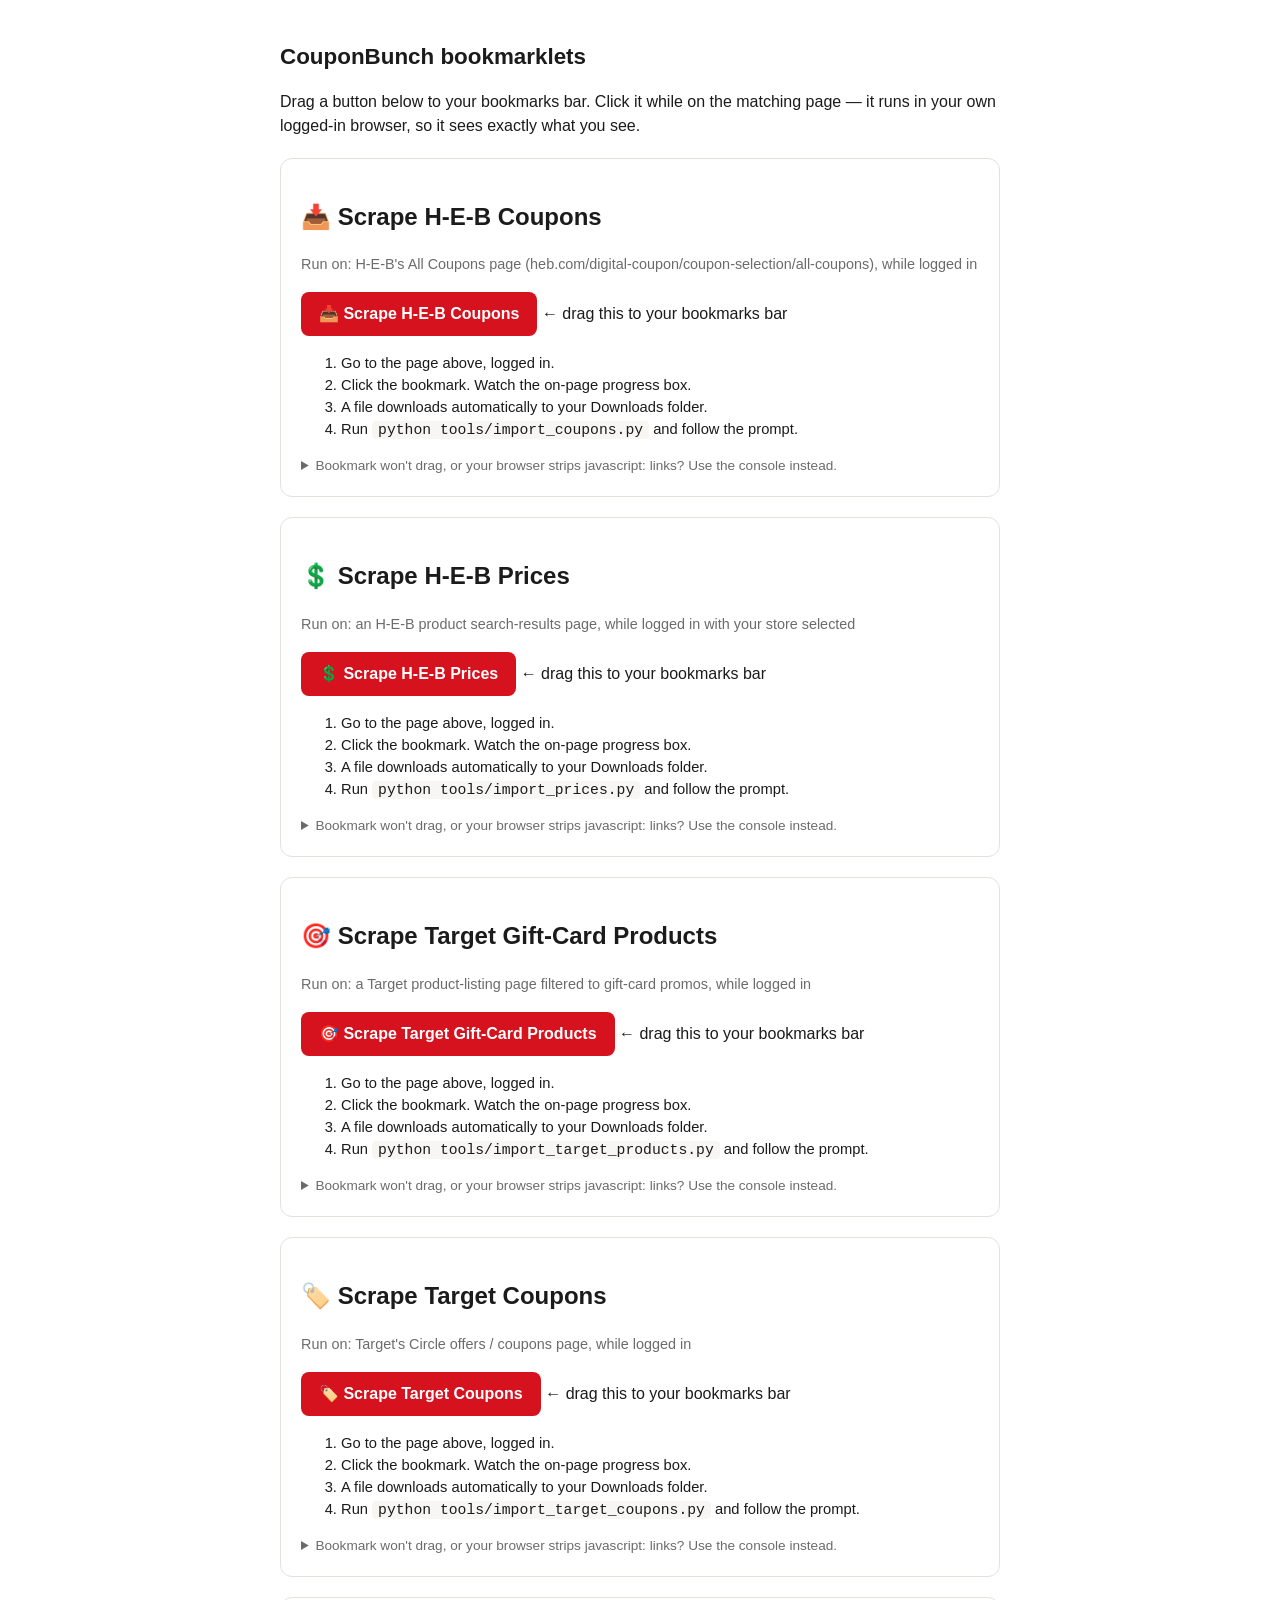
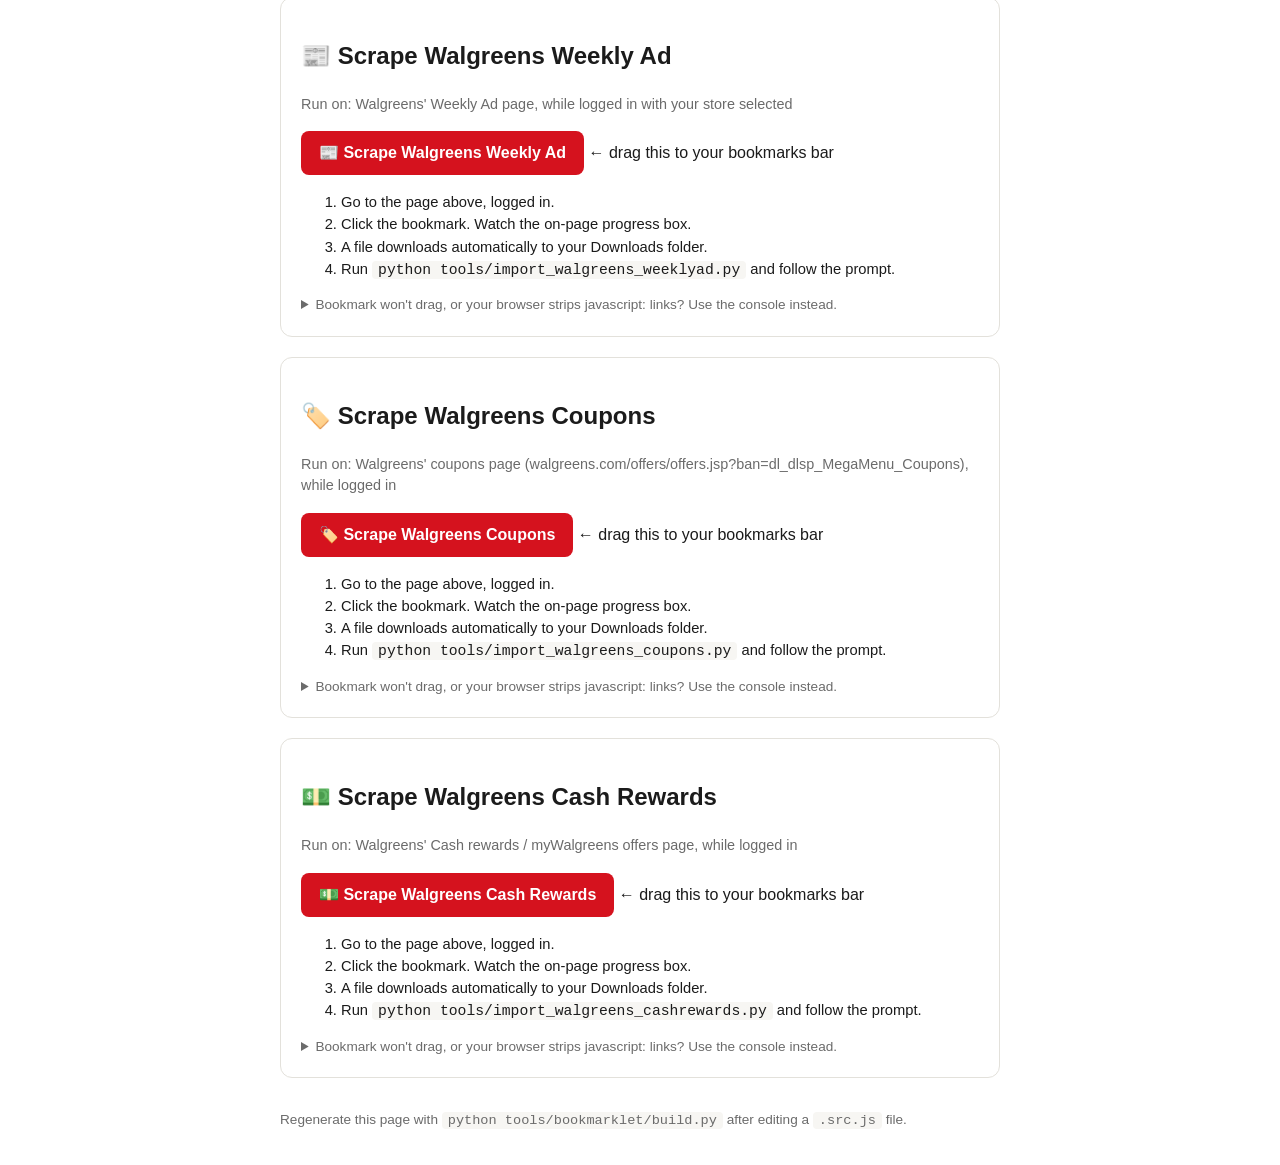
<file: tools/bookmarklet/install.html>
<!DOCTYPE html>
<html lang="en">
<head>
<meta charset="UTF-8">
<title>CouponBunch — Install Bookmarklets</title>
<style>
  body { font-family: -apple-system, BlinkMacSystemFont, "Segoe UI", Arial, sans-serif;
         max-width: 720px; margin: 40px auto; padding: 0 20px; color: #1b1b1b; line-height: 1.5; }
  h1 { font-size: 1.4rem; }
  .bookmarklet-card { border: 1px solid #e3e1db; border-radius: 12px; padding: 20px; margin: 20px 0; }
  .bookmarklet-card p.run-on { color: #6b6b6b; font-size: 0.9rem; }
  .drag-link { display: inline-block; background: #d5121e; color: white; text-decoration: none;
                padding: 10px 18px; border-radius: 8px; font-weight: 600; cursor: grab; }
  .steps { font-size: 0.92rem; }
  code { background: #f7f6f3; padding: 1px 6px; border-radius: 4px; }
  details summary { cursor: pointer; color: #6b6b6b; font-size: 0.85rem; margin-top: 10px; }
  pre { background: #1b1b1b; color: #d4d4d4; padding: 14px; border-radius: 8px; overflow-x: auto; font-size: 0.78rem; }
</style>
</head>
<body>
<h1>CouponBunch bookmarklets</h1>
<p>Drag a button below to your bookmarks bar. Click it while on the matching page —
it runs in your own logged-in browser, so it sees exactly what you see.</p>

<div class="bookmarklet-card">
  <h2>📥 Scrape H-E-B Coupons</h2>
  <p class="run-on">Run on: H-E-B's All Coupons page (heb.com/digital-coupon/coupon-selection/all-coupons), while logged in</p>
  <p><a class="drag-link" href="javascript:/%2A%2A%0A%20%2A%20CouponBunch%20coupon-scraping%20bookmarklet%20%E2%80%94%20source%20%28readable%29%20version.%0A%20%2A%0A%20%2A%20Run%20this%20on%20H-E-B%27s%20%22All%20coupons%22%20page%20%28heb.com/digital-coupon/...%29%20while%0A%20%2A%20logged%20in.%20It%20reads%20the%20page%27s%20own%20rendered%20DOM%20%28not%20a%20fetch%20from%0A%20%2A%20scratch%29%2C%20walking%20through%20pagination%20the%20same%20way%20a%20human%20would%20%E2%80%94%20click%0A%20%2A%20%22Next%22%20if%20present%2C%20otherwise%20scroll%20for%20infinite-scroll%20pages%20%E2%80%94%20so%20it%0A%20%2A%20works%20regardless%20of%20which%20pagination%20style%20H-E-B%20is%20using%20this%20week%2C%20and%0A%20%2A%20it%20inherits%20your%20real%20browser%20session/cookies%2C%20which%20is%20what%20lets%20it%20get%0A%20%2A%20past%20H-E-B%27s%20bot%20protection%20where%20server-side%20scraping%20gets%20blocked.%0A%20%2A%0A%20%2A%20Usage%3A%20see%20tools/bookmarklet/README.md.%20In%20short%20%E2%80%94%20either%20drag%20the%0A%20%2A%20generated%20bookmarklet%20link%20%28tools/bookmarklet/README.md%2C%20built%20by%0A%20%2A%20build.py%29%20to%20your%20bookmarks%20bar%20and%20click%20it%20on%20the%20coupon%20page%2C%20or%20paste%0A%20%2A%20this%20file%27s%20contents%20directly%20into%20the%20browser%20DevTools%20Console%20on%20that%0A%20%2A%20page%20%28identical%20effect%29.%0A%20%2A%0A%20%2A%20When%20it%20finishes%2C%20it%20opens%20a%20new%20tab%20with%20the%20JSON%20already%20selected%20in%20a%0A%20%2A%20text%20box%20%E2%80%94%20Ctrl%2BC%20copies%20it%20immediately%2C%20no%20Downloads-folder%20hunting%20or%0A%20%2A%20DevTools%20needed%20%28a%20plain%20file%20download%20is%20still%20attempted%20as%20a%20silent%0A%20%2A%20bonus%20underneath%2C%20in%20case%20that%20works%20fine%20in%20your%20browser%29.%20Save%20it%20as%0A%20%2A%20heb-coupons-raw.json%2C%20then%20run%3A%20python%20tools/import_coupons.py%0A%20%2A/%0A%28async%20%28%29%20%3D%3E%20%7B%0A%20%20const%20CARD_SELECTOR%20%3D%20%27a%5Bhref%2A%3D%22/digital-coupon/coupon-detail/%22%5D%27%3B%0A%20%20const%20MAX_PAGES%20%3D%2030%3B%0A%20%20const%20SCROLL_ROUNDS_BEFORE_GIVING_UP%20%3D%203%3B%0A%20%20const%20WAIT_AFTER_ACTION_MS%20%3D%201500%3B%0A%0A%20%20function%20makeOverlay%28%29%20%7B%0A%20%20%20%20const%20el%20%3D%20document.createElement%28%27div%27%29%3B%0A%20%20%20%20el.id%20%3D%20%27coupon-bunch-scraper-overlay%27%3B%0A%20%20%20%20el.style.cssText%20%3D%20%5B%0A%20%20%20%20%20%20%27position%3Afixed%27%2C%20%27top%3A16px%27%2C%20%27right%3A16px%27%2C%20%27z-index%3A999999%27%2C%0A%20%20%20%20%20%20%27background%3A%231b1b1b%27%2C%20%27color%3A%23fff%27%2C%20%27font%3A13px/1.4%20-apple-system%2Csans-serif%27%2C%0A%20%20%20%20%20%20%27padding%3A12px%2016px%27%2C%20%27border-radius%3A10px%27%2C%20%27box-shadow%3A0%204px%2016px%20rgba%280%2C0%2C0%2C.3%29%27%2C%0A%20%20%20%20%20%20%27max-width%3A280px%27%2C%0A%20%20%20%20%5D.join%28%27%3B%27%29%3B%0A%20%20%20%20el.textContent%20%3D%20%27CouponBunch%20scraper%20starting%E2%80%A6%27%3B%0A%20%20%20%20document.body.appendChild%28el%29%3B%0A%20%20%20%20return%20el%3B%0A%20%20%7D%0A%0A%20%20function%20setStatus%28overlay%2C%20text%29%20%7B%0A%20%20%20%20overlay.textContent%20%3D%20text%3B%0A%20%20%7D%0A%0A%20%20function%20sleep%28ms%29%20%7B%0A%20%20%20%20return%20new%20Promise%28%28resolve%29%20%3D%3E%20setTimeout%28resolve%2C%20ms%29%29%3B%0A%20%20%7D%0A%0A%20%20function%20extractIdFromHref%28href%29%20%7B%0A%20%20%20%20const%20m%20%3D%20href.match%28/coupon-detail%5C/%28%5Cd%2B%29/%29%3B%0A%20%20%20%20return%20m%20%3F%20m%5B1%5D%20%3A%20href%3B%0A%20%20%7D%0A%0A%20%20//%20Basket%20coupons%20%28%22%24X%20off%20your%20basket%20when%20you%20buy%20%24Y%20of%20...%22%29%20get%20a%0A%20%20//%20clean%20short%20chip%20like%20%22%245%20off%20%2425%22%20built%20from%20the%20two%20amounts%2C%20rather%0A%20%20//%20than%20returning%20the%20whole%20matched%20sentence.%0A%20%20//%0A%20%20//%20For%20everything%20else%2C%20real%20dollar/percent/cents/%22N%20for%20%24%22%20value%20patterns%0A%20%20//%20are%20checked%20BEFORE%20%22Combo%20Loco%22%20specifically%2C%20and%20the%20coupon%27s%20own%20title%0A%20%20//%20text%20is%20checked%20before%20the%20wider%20card%20container%20%E2%80%94%20walking%20up%20parent%0A%20%20//%20elements%20to%20find%20a%20card%27s%20boundaries%20is%20inherently%20approximate%2C%20and%20can%0A%20%20//%20sweep%20in%20a%20neighboring%20card%27s%20%22Combo%20Loco%22%20badge%3B%20letting%20a%20specific%0A%20%20//%20dollar/percent%20match%20win%20avoids%20that%20coupon%20being%20mislabeled%20just%0A%20%20//%20because%20stray%20badge%20text%20happened%20to%20appear%20in%20the%20scanned%20region.%0A%20%20function%20extractValue%28title%2C%20cardText%29%20%7B%0A%20%20%20%20let%20m%20%3D%20title.match%28/%5C%24%28%5Cd%2B%28%3F%3A%5C.%5Cd%7B2%7D%29%3F%29%5Cs%2Boff%5Cs%2Byour%5Cs%2Bbasket%5Cs%2Bwhen%5Cs%2Byou%5Cs%2Bbuy%5Cs%2B%5C%24%28%5Cd%2B%28%3F%3A%5C.%5Cd%7B2%7D%29%3F%29/i%29%3B%0A%20%20%20%20if%20%28m%29%20return%20%60%24%24%7Bm%5B1%5D%7D%20off%20%24%24%7Bm%5B2%5D%7D%20%28select%20items%29%60%3B%0A%0A%20%20%20%20//%20%22Save%20%242.00%20on%20ONE%20Dove...%22%20is%20a%20common%20alternate%20phrasing%20for%20a%20flat%0A%20%20%20%20//%20dollar-off%20coupon%20%E2%80%94%20normalize%20it%20to%20%22%242%20off%22%20%28stripping%20a%20whole-dollar%0A%20%20%20%20//%20%22.00%22%29%20so%20it%20still%20matches%20the%20%22%24X%20off%22%20pattern%20the%20savings-calculator%0A%20%20%20%20//%20logic%20looks%20for.%0A%20%20%20%20m%20%3D%20title.match%28/Save%5Cs%2B%5C%24%28%5Cd%2B%28%3F%3A%5C.%5Cd%7B2%7D%29%3F%29/i%29%3B%0A%20%20%20%20if%20%28m%29%20return%20%60%24%24%7Bm%5B1%5D.replace%28/%5C.00%24/%2C%20%27%27%29%7D%20off%60%3B%0A%0A%20%20%20%20//%20Same%20normalization%20for%20the%20cents-off%20phrasing%2C%20e.g.%20%22Save%2050%C2%A2%20on%0A%20%20%20%20//%20SEVEN%20%287%29...%22%20-%3E%20%2250%C2%A2%20off%22.%0A%20%20%20%20m%20%3D%20title.match%28/Save%5Cs%2B%28%5Cd%2B%29%C2%A2/i%29%3B%0A%20%20%20%20if%20%28m%29%20return%20%60%24%7Bm%5B1%5D%7D%C2%A2%20off%60%3B%0A%0A%20%20%20%20const%20patterns%20%3D%20%5B%0A%20%20%20%20%20%20/%5C%24%5Cd%2B%28%3F%3A%5C.%5Cd%7B2%7D%29%3F%5Cs%2Boff%28%5Cs%2B%5Cd%2B%29%3F/i%2C%0A%20%20%20%20%20%20/%5Cd%2B%25%5Cs%2Boff/i%2C%0A%20%20%20%20%20%20/%5Cd%2B%C2%A2%5Cs%2Boff%28%5Cs%2B%5Cd%2B%29%3F/i%2C%0A%20%20%20%20%20%20/%5Cd%2B%5Cs%2Bfor%5Cs%2B%5C%24%5Cd%2B/i%2C%0A%20%20%20%20%20%20/Combo%20Loco/i%2C%0A%20%20%20%20%5D%3B%0A%20%20%20%20for%20%28const%20source%20of%20%5Btitle%2C%20cardText%5D%29%20%7B%0A%20%20%20%20%20%20for%20%28const%20pattern%20of%20patterns%29%20%7B%0A%20%20%20%20%20%20%20%20const%20found%20%3D%20source.match%28pattern%29%3B%0A%20%20%20%20%20%20%20%20if%20%28found%29%20return%20found%5B0%5D%3B%0A%20%20%20%20%20%20%7D%0A%20%20%20%20%7D%0A%20%20%20%20return%20%27%27%3B%0A%20%20%7D%0A%0A%20%20function%20parseCardsFromDOM%28%29%20%7B%0A%20%20%20%20const%20links%20%3D%20Array.from%28document.querySelectorAll%28CARD_SELECTOR%29%29%3B%0A%20%20%20%20const%20coupons%20%3D%20%5B%5D%3B%0A%0A%20%20%20%20for%20%28const%20link%20of%20links%29%20%7B%0A%20%20%20%20%20%20const%20title%20%3D%20%28link.textContent%20%7C%7C%20%27%27%29.trim%28%29%3B%0A%20%20%20%20%20%20const%20href%20%3D%20link.getAttribute%28%27href%27%29%20%7C%7C%20%27%27%3B%0A%20%20%20%20%20%20if%20%28%21title%20%7C%7C%20%21href%29%20continue%3B%0A%0A%20%20%20%20%20%20let%20card%20%3D%20link.parentElement%3B%0A%20%20%20%20%20%20for%20%28let%20i%20%3D%200%3B%20i%20%3C%204%20%26%26%20card%20%26%26%20card.parentElement%3B%20i%2B%2B%29%20%7B%0A%20%20%20%20%20%20%20%20card%20%3D%20card.parentElement%3B%0A%20%20%20%20%20%20%7D%0A%20%20%20%20%20%20const%20cardText%20%3D%20card%20%3F%20card.textContent.replace%28/%5Cs%2B/g%2C%20%27%20%27%29.trim%28%29%20%3A%20%27%27%3B%0A%0A%20%20%20%20%20%20//%20H-E-B%27s%20card%20text%20runs%20the%20expiry%20straight%20into%20the%20next%20label%20with%0A%20%20%20%20%20%20//%20no%20separating%20space%20%28e.g.%20%22Expires%208/25/2026Unlimited%20use%22%29%2C%20so%20a%0A%20%20%20%20%20%20//%20greedy%20%5B%5Cw/%5D%2B%20match%20would%20swallow%20%22Unlimited%22/%22Limit%22%20right%20along%0A%20%20%20%20%20%20//%20with%20the%20date.%20Capture%20only%20a%20date%20or%20weekday%20name%20explicitly%2C%20so%0A%20%20%20%20%20%20//%20it%20can%27t%20run%20past%20the%20actual%20expiry%20value.%0A%20%20%20%20%20%20const%20expiresMatch%20%3D%20cardText.match%28/Expires%5Cs%2B%28%5Cd%7B1%2C2%7D%5C/%5Cd%7B1%2C2%7D%5C/%5Cd%7B2%2C4%7D%7CSunday%7CMonday%7CTuesday%7CWednesday%7CThursday%7CFriday%7CSaturday%29/i%29%3B%0A%20%20%20%20%20%20const%20limit%20%3D%20cardText.includes%28%27Limit%201%20per%20customer%27%29%20%3F%20%27Limit%201%20per%20customer%27%20%3A%20%27Unlimited%20use%27%3B%0A%20%20%20%20%20%20const%20fullUrl%20%3D%20href.startsWith%28%27/%27%29%20%3F%20%27https%3A//www.heb.com%27%20%2B%20href%20%3A%20href%3B%0A%0A%20%20%20%20%20%20coupons.push%28%7B%0A%20%20%20%20%20%20%20%20id%3A%20extractIdFromHref%28href%29%2C%0A%20%20%20%20%20%20%20%20value%3A%20extractValue%28title%2C%20cardText%29%2C%0A%20%20%20%20%20%20%20%20description%3A%20title%2C%0A%20%20%20%20%20%20%20%20expires%3A%20expiresMatch%20%3F%20expiresMatch%5B1%5D%20%3A%20%27%27%2C%0A%20%20%20%20%20%20%20%20limit%2C%0A%20%20%20%20%20%20%20%20url%3A%20fullUrl%2C%0A%20%20%20%20%20%20%7D%29%3B%0A%20%20%20%20%7D%0A%0A%20%20%20%20const%20seen%20%3D%20new%20Set%28%29%3B%0A%20%20%20%20return%20coupons.filter%28%28c%29%20%3D%3E%20%7B%0A%20%20%20%20%20%20if%20%28seen.has%28c.id%29%29%20return%20false%3B%0A%20%20%20%20%20%20seen.add%28c.id%29%3B%0A%20%20%20%20%20%20return%20true%3B%0A%20%20%20%20%7D%29%3B%0A%20%20%7D%0A%0A%20%20function%20findNextControl%28%29%20%7B%0A%20%20%20%20const%20candidates%20%3D%20Array.from%28document.querySelectorAll%28%27a%2C%20button%27%29%29.filter%28%28el%29%20%3D%3E%20%7B%0A%20%20%20%20%20%20const%20text%20%3D%20%28el.textContent%20%7C%7C%20%27%27%29.trim%28%29.toLowerCase%28%29%3B%0A%20%20%20%20%20%20return%20text%20%3D%3D%3D%20%27next%27%20%7C%7C%20text%20%3D%3D%3D%20%27next%20page%27%3B%0A%20%20%20%20%7D%29%3B%0A%20%20%20%20return%20candidates.find%28%28el%29%20%3D%3E%20el.offsetParent%20%21%3D%3D%20null%29%20%7C%7C%20null%3B%20//%20visible%20only%0A%20%20%7D%0A%0A%20%20async%20function%20scrollAndWaitForGrowth%28previousCount%29%20%7B%0A%20%20%20%20for%20%28let%20i%20%3D%200%3B%20i%20%3C%20SCROLL_ROUNDS_BEFORE_GIVING_UP%3B%20i%2B%2B%29%20%7B%0A%20%20%20%20%20%20window.scrollTo%280%2C%20document.body.scrollHeight%29%3B%0A%20%20%20%20%20%20await%20sleep%281200%29%3B%0A%20%20%20%20%20%20const%20count%20%3D%20document.querySelectorAll%28CARD_SELECTOR%29.length%3B%0A%20%20%20%20%20%20if%20%28count%20%3E%20previousCount%29%20return%20count%3B%0A%20%20%20%20%7D%0A%20%20%20%20return%20document.querySelectorAll%28CARD_SELECTOR%29.length%3B%0A%20%20%7D%0A%0A%20%20function%20downloadJSON%28filename%2C%20data%29%20%7B%0A%20%20%20%20const%20blob%20%3D%20new%20Blob%28%5BJSON.stringify%28data%2C%20null%2C%202%29%5D%2C%20%7B%20type%3A%20%27application/json%27%20%7D%29%3B%0A%20%20%20%20const%20url%20%3D%20URL.createObjectURL%28blob%29%3B%0A%20%20%20%20const%20a%20%3D%20document.createElement%28%27a%27%29%3B%0A%20%20%20%20a.href%20%3D%20url%3B%0A%20%20%20%20a.download%20%3D%20filename%3B%0A%20%20%20%20document.body.appendChild%28a%29%3B%0A%20%20%20%20a.click%28%29%3B%0A%20%20%20%20a.remove%28%29%3B%0A%20%20%20%20URL.revokeObjectURL%28url%29%3B%0A%20%20%7D%0A%0A%20%20//%20File%20downloads%20triggered%20from%20a%20bookmarklet%20get%20silently%20blocked%20in%20some%0A%20%20//%20browser%20setups%20with%20no%20visible%20warning%20at%20all.%20This%20sidesteps%20that%0A%20%20//%20entirely%3A%20opens%20a%20new%20tab%20with%20the%20JSON%20already%20selected%20in%20a%20text%20box%2C%0A%20%20//%20so%20the%20user%20just%20presses%20Ctrl%2BC%20and%20pastes%20it%20wherever%20they%20need%20it%20%E2%80%94%0A%20%20//%20no%20DevTools%20required.%0A%20%20function%20openCopyTab%28title%2C%20text%29%20%7B%0A%20%20%20%20const%20win%20%3D%20window.open%28%27%27%2C%20%27_blank%27%29%3B%0A%20%20%20%20if%20%28%21win%29%20return%20false%3B%20//%20popup%20blocked%0A%20%20%20%20win.document.title%20%3D%20title%3B%0A%20%20%20%20win.document.body.style.cssText%20%3D%0A%20%20%20%20%20%20%27font-family%3A-apple-system%2CBlinkMacSystemFont%2Csans-serif%3Bmargin%3A0%3Bpadding%3A20px%3B%27%20%2B%0A%20%20%20%20%20%20%27background%3A%231b1b1b%3Bcolor%3A%23fff%3Bbox-sizing%3Aborder-box%3B%27%3B%0A%20%20%20%20win.document.body.innerHTML%20%3D%0A%20%20%20%20%20%20%27%3Cp%20style%3D%22font-size%3A15px%3Bmargin%3A0%200%2012px%3B%22%3E%E2%9C%85%20Done%20%E2%80%94%20this%20text%20is%20already%20selected.%20%27%20%2B%0A%20%20%20%20%20%20%27Press%20%3Cb%3ECtrl%2BC%3C/b%3E%20%28or%20%3Cb%3ECmd%2BC%3C/b%3E%20on%20Mac%29%20to%20copy%20it%2C%20then%20paste%20it%20wherever%20you%20need%20it.%3C/p%3E%27%20%2B%0A%20%20%20%20%20%20%27%3Ctextarea%20id%3D%22cb-out%22%20readonly%20style%3D%22width%3A100%25%3Bheight%3A75vh%3Bfont%3A12px/1.4%20monospace%3B%27%20%2B%0A%20%20%20%20%20%20%27padding%3A10px%3Bbox-sizing%3Aborder-box%3Bbackground%3A%23111%3Bcolor%3A%230f0%3Bborder%3A1px%20solid%20%23444%3B%22%3E%3C/textarea%3E%27%3B%0A%20%20%20%20const%20ta%20%3D%20win.document.getElementById%28%27cb-out%27%29%3B%0A%20%20%20%20ta.value%20%3D%20text%3B%0A%20%20%20%20ta.focus%28%29%3B%0A%20%20%20%20ta.select%28%29%3B%0A%20%20%20%20return%20true%3B%0A%20%20%7D%0A%0A%20%20//%20---%20main%20---%0A%20%20const%20overlay%20%3D%20makeOverlay%28%29%3B%0A%0A%20%20if%20%28%21location.hostname.endsWith%28%27heb.com%27%29%29%20%7B%0A%20%20%20%20setStatus%28overlay%2C%20%27%E2%9A%A0%EF%B8%8F%20Run%20this%20on%20a%20heb.com%20coupon%20page%2C%20not%20here.%27%29%3B%0A%20%20%20%20return%3B%0A%20%20%7D%0A%0A%20%20let%20allCoupons%20%3D%20%5B%5D%3B%0A%20%20const%20byId%20%3D%20new%20Map%28%29%3B%0A%20%20let%20pagesWalked%20%3D%200%3B%0A%0A%20%20for%20%28let%20pageNum%20%3D%201%3B%20pageNum%20%3C%3D%20MAX_PAGES%3B%20pageNum%2B%2B%29%20%7B%0A%20%20%20%20pagesWalked%20%3D%20pageNum%3B%0A%20%20%20%20const%20pageCoupons%20%3D%20parseCardsFromDOM%28%29%3B%0A%0A%20%20%20%20if%20%28pageNum%20%3D%3D%3D%201%20%26%26%20pageCoupons.length%20%3D%3D%3D%200%29%20%7B%0A%20%20%20%20%20%20setStatus%28%0A%20%20%20%20%20%20%20%20overlay%2C%0A%20%20%20%20%20%20%20%20%27%E2%9A%A0%EF%B8%8F%20No%20coupon%20cards%20found%20on%20this%20page.%20Make%20sure%20you%5C%27re%20on%20the%20%27%20%2B%0A%20%20%20%20%20%20%20%20%20%20%27All%20Coupons%20page%20and%20it%20has%20finished%20loading%2C%20then%20try%20again.%27%0A%20%20%20%20%20%20%29%3B%0A%20%20%20%20%20%20return%3B%0A%20%20%20%20%7D%0A%0A%20%20%20%20for%20%28const%20c%20of%20pageCoupons%29%20byId.set%28c.id%2C%20c%29%3B%0A%20%20%20%20setStatus%28overlay%2C%20%60Page%20%24%7BpageNum%7D%20%E2%80%94%20%24%7BbyId.size%7D%20coupons%20found%20so%20far%E2%80%A6%60%29%3B%0A%0A%20%20%20%20const%20nextControl%20%3D%20findNextControl%28%29%3B%0A%20%20%20%20if%20%28nextControl%29%20%7B%0A%20%20%20%20%20%20nextControl.click%28%29%3B%0A%20%20%20%20%20%20await%20sleep%28WAIT_AFTER_ACTION_MS%29%3B%0A%20%20%20%20%20%20continue%3B%0A%20%20%20%20%7D%0A%0A%20%20%20%20const%20currentCount%20%3D%20document.querySelectorAll%28CARD_SELECTOR%29.length%3B%0A%20%20%20%20const%20grownCount%20%3D%20await%20scrollAndWaitForGrowth%28currentCount%29%3B%0A%20%20%20%20if%20%28grownCount%20%3C%3D%20currentCount%29%20%7B%0A%20%20%20%20%20%20setStatus%28overlay%2C%20%60Reached%20the%20end%20%E2%80%94%20%24%7BbyId.size%7D%20coupons%20total.%20Saving%20file%E2%80%A6%60%29%3B%0A%20%20%20%20%20%20break%3B%0A%20%20%20%20%7D%0A%20%20%7D%0A%0A%20%20allCoupons%20%3D%20Array.from%28byId.values%28%29%29%3B%0A%0A%20%20const%20payload%20%3D%20%7B%0A%20%20%20%20scraped_at%3A%20new%20Date%28%29.toISOString%28%29%2C%0A%20%20%20%20source%3A%20%27bookmarklet%27%2C%0A%20%20%20%20source_url%3A%20location.href%2C%0A%20%20%20%20pages_scraped%3A%20pagesWalked%2C%0A%20%20%20%20coupons%3A%20allCoupons%2C%0A%20%20%7D%3B%0A%0A%20%20const%20openedCopyTab%20%3D%20openCopyTab%28%0A%20%20%20%20%60CouponBunch%20%E2%80%94%20%24%7BallCoupons.length%7D%20H-E-B%20coupons%20%28copy%20this%29%60%2C%0A%20%20%20%20JSON.stringify%28payload%2C%20null%2C%202%29%0A%20%20%29%3B%0A%20%20try%20%7B%0A%20%20%20%20downloadJSON%28%27heb-coupons-raw.json%27%2C%20payload%29%3B%20//%20best-effort%20bonus%2C%20silent%20if%20blocked%0A%20%20%7D%20catch%20%28e%29%20%7B%7D%0A%0A%20%20setStatus%28%0A%20%20%20%20overlay%2C%0A%20%20%20%20openedCopyTab%0A%20%20%20%20%20%20%3F%20%60%E2%9C%85%20%24%7BallCoupons.length%7D%20coupons%20found.%20A%20new%20tab%20opened%20with%20the%20data%20%E2%80%94%20press%20Ctrl%2BC%20there%20and%20paste%20it%20wherever%20you%20need%20it.%60%0A%20%20%20%20%20%20%3A%20%60%E2%9C%85%20%24%7BallCoupons.length%7D%20coupons%20found%2C%20but%20the%20popup%20was%20blocked.%20Allow%20popups%20for%20this%20site%20and%20try%20again%2C%20or%20check%20your%20Downloads%20folder.%60%0A%20%20%29%3B%0A%20%20setTimeout%28%28%29%20%3D%3E%20overlay.remove%28%29%2C%2015000%29%3B%0A%7D%29%28%29%3B%0A">📥 Scrape H-E-B Coupons</a> ← drag this to your bookmarks bar</p>
  <ol class="steps">
    <li>Go to the page above, logged in.</li>
    <li>Click the bookmark. Watch the on-page progress box.</li>
    <li>A file downloads automatically to your Downloads folder.</li>
    <li>Run <code>python tools/import_coupons.py</code> and follow the prompt.</li>
  </ol>
  <details>
    <summary>Bookmark won't drag, or your browser strips javascript: links? Use the console instead.</summary>
    <p>Open DevTools (F12) on the page above, go to the Console tab, paste the script below, and press Enter.</p>
    <pre><code>/**
 * CouponBunch coupon-scraping bookmarklet — source (readable) version.
 *
 * Run this on H-E-B&#x27;s &quot;All coupons&quot; page (heb.com/digital-coupon/...) while
 * logged in. It reads the page&#x27;s own rendered DOM (not a fetch from
 * scratch), walking through pagination the same way a human would — click
 * &quot;Next&quot; if present, otherwise scroll for infinite-scroll pages — so it
 * works regardless of which pagination style H-E-B is using this week, and
 * it inherits your real browser session/cookies, which is what lets it get
 * past H-E-B&#x27;s bot protection where server-side scraping gets blocked.
 *
 * Usage: see tools/bookmarklet/README.md. In short — either drag the
 * generated bookmarklet link (tools/bookmarklet/README.md, built by
 * build.py) to your bookmarks bar and click it on the coupon page, or paste
 * this file&#x27;s contents directly into the browser DevTools Console on that
 * page (identical effect).
 *
 * When it finishes, it opens a new tab with the JSON already selected in a
 * text box — Ctrl+C copies it immediately, no Downloads-folder hunting or
 * DevTools needed (a plain file download is still attempted as a silent
 * bonus underneath, in case that works fine in your browser). Save it as
 * heb-coupons-raw.json, then run: python tools/import_coupons.py
 */
(async () =&gt; {
  const CARD_SELECTOR = &#x27;a[href*=&quot;/digital-coupon/coupon-detail/&quot;]&#x27;;
  const MAX_PAGES = 30;
  const SCROLL_ROUNDS_BEFORE_GIVING_UP = 3;
  const WAIT_AFTER_ACTION_MS = 1500;

  function makeOverlay() {
    const el = document.createElement(&#x27;div&#x27;);
    el.id = &#x27;coupon-bunch-scraper-overlay&#x27;;
    el.style.cssText = [
      &#x27;position:fixed&#x27;, &#x27;top:16px&#x27;, &#x27;right:16px&#x27;, &#x27;z-index:999999&#x27;,
      &#x27;background:#1b1b1b&#x27;, &#x27;color:#fff&#x27;, &#x27;font:13px/1.4 -apple-system,sans-serif&#x27;,
      &#x27;padding:12px 16px&#x27;, &#x27;border-radius:10px&#x27;, &#x27;box-shadow:0 4px 16px rgba(0,0,0,.3)&#x27;,
      &#x27;max-width:280px&#x27;,
    ].join(&#x27;;&#x27;);
    el.textContent = &#x27;CouponBunch scraper starting…&#x27;;
    document.body.appendChild(el);
    return el;
  }

  function setStatus(overlay, text) {
    overlay.textContent = text;
  }

  function sleep(ms) {
    return new Promise((resolve) =&gt; setTimeout(resolve, ms));
  }

  function extractIdFromHref(href) {
    const m = href.match(/coupon-detail\/(\d+)/);
    return m ? m[1] : href;
  }

  // Basket coupons (&quot;$X off your basket when you buy $Y of ...&quot;) get a
  // clean short chip like &quot;$5 off $25&quot; built from the two amounts, rather
  // than returning the whole matched sentence.
  //
  // For everything else, real dollar/percent/cents/&quot;N for $&quot; value patterns
  // are checked BEFORE &quot;Combo Loco&quot; specifically, and the coupon&#x27;s own title
  // text is checked before the wider card container — walking up parent
  // elements to find a card&#x27;s boundaries is inherently approximate, and can
  // sweep in a neighboring card&#x27;s &quot;Combo Loco&quot; badge; letting a specific
  // dollar/percent match win avoids that coupon being mislabeled just
  // because stray badge text happened to appear in the scanned region.
  function extractValue(title, cardText) {
    let m = title.match(/\$(\d+(?:\.\d{2})?)\s+off\s+your\s+basket\s+when\s+you\s+buy\s+\$(\d+(?:\.\d{2})?)/i);
    if (m) return `$${m[1]} off $${m[2]} (select items)`;

    // &quot;Save $2.00 on ONE Dove...&quot; is a common alternate phrasing for a flat
    // dollar-off coupon — normalize it to &quot;$2 off&quot; (stripping a whole-dollar
    // &quot;.00&quot;) so it still matches the &quot;$X off&quot; pattern the savings-calculator
    // logic looks for.
    m = title.match(/Save\s+\$(\d+(?:\.\d{2})?)/i);
    if (m) return `$${m[1].replace(/\.00$/, &#x27;&#x27;)} off`;

    // Same normalization for the cents-off phrasing, e.g. &quot;Save 50¢ on
    // SEVEN (7)...&quot; -&gt; &quot;50¢ off&quot;.
    m = title.match(/Save\s+(\d+)¢/i);
    if (m) return `${m[1]}¢ off`;

    const patterns = [
      /\$\d+(?:\.\d{2})?\s+off(\s+\d+)?/i,
      /\d+%\s+off/i,
      /\d+¢\s+off(\s+\d+)?/i,
      /\d+\s+for\s+\$\d+/i,
      /Combo Loco/i,
    ];
    for (const source of [title, cardText]) {
      for (const pattern of patterns) {
        const found = source.match(pattern);
        if (found) return found[0];
      }
    }
    return &#x27;&#x27;;
  }

  function parseCardsFromDOM() {
    const links = Array.from(document.querySelectorAll(CARD_SELECTOR));
    const coupons = [];

    for (const link of links) {
      const title = (link.textContent || &#x27;&#x27;).trim();
      const href = link.getAttribute(&#x27;href&#x27;) || &#x27;&#x27;;
      if (!title || !href) continue;

      let card = link.parentElement;
      for (let i = 0; i &lt; 4 &amp;&amp; card &amp;&amp; card.parentElement; i++) {
        card = card.parentElement;
      }
      const cardText = card ? card.textContent.replace(/\s+/g, &#x27; &#x27;).trim() : &#x27;&#x27;;

      // H-E-B&#x27;s card text runs the expiry straight into the next label with
      // no separating space (e.g. &quot;Expires 8/25/2026Unlimited use&quot;), so a
      // greedy [\w/]+ match would swallow &quot;Unlimited&quot;/&quot;Limit&quot; right along
      // with the date. Capture only a date or weekday name explicitly, so
      // it can&#x27;t run past the actual expiry value.
      const expiresMatch = cardText.match(/Expires\s+(\d{1,2}\/\d{1,2}\/\d{2,4}|Sunday|Monday|Tuesday|Wednesday|Thursday|Friday|Saturday)/i);
      const limit = cardText.includes(&#x27;Limit 1 per customer&#x27;) ? &#x27;Limit 1 per customer&#x27; : &#x27;Unlimited use&#x27;;
      const fullUrl = href.startsWith(&#x27;/&#x27;) ? &#x27;https://www.heb.com&#x27; + href : href;

      coupons.push({
        id: extractIdFromHref(href),
        value: extractValue(title, cardText),
        description: title,
        expires: expiresMatch ? expiresMatch[1] : &#x27;&#x27;,
        limit,
        url: fullUrl,
      });
    }

    const seen = new Set();
    return coupons.filter((c) =&gt; {
      if (seen.has(c.id)) return false;
      seen.add(c.id);
      return true;
    });
  }

  function findNextControl() {
    const candidates = Array.from(document.querySelectorAll(&#x27;a, button&#x27;)).filter((el) =&gt; {
      const text = (el.textContent || &#x27;&#x27;).trim().toLowerCase();
      return text === &#x27;next&#x27; || text === &#x27;next page&#x27;;
    });
    return candidates.find((el) =&gt; el.offsetParent !== null) || null; // visible only
  }

  async function scrollAndWaitForGrowth(previousCount) {
    for (let i = 0; i &lt; SCROLL_ROUNDS_BEFORE_GIVING_UP; i++) {
      window.scrollTo(0, document.body.scrollHeight);
      await sleep(1200);
      const count = document.querySelectorAll(CARD_SELECTOR).length;
      if (count &gt; previousCount) return count;
    }
    return document.querySelectorAll(CARD_SELECTOR).length;
  }

  function downloadJSON(filename, data) {
    const blob = new Blob([JSON.stringify(data, null, 2)], { type: &#x27;application/json&#x27; });
    const url = URL.createObjectURL(blob);
    const a = document.createElement(&#x27;a&#x27;);
    a.href = url;
    a.download = filename;
    document.body.appendChild(a);
    a.click();
    a.remove();
    URL.revokeObjectURL(url);
  }

  // File downloads triggered from a bookmarklet get silently blocked in some
  // browser setups with no visible warning at all. This sidesteps that
  // entirely: opens a new tab with the JSON already selected in a text box,
  // so the user just presses Ctrl+C and pastes it wherever they need it —
  // no DevTools required.
  function openCopyTab(title, text) {
    const win = window.open(&#x27;&#x27;, &#x27;_blank&#x27;);
    if (!win) return false; // popup blocked
    win.document.title = title;
    win.document.body.style.cssText =
      &#x27;font-family:-apple-system,BlinkMacSystemFont,sans-serif;margin:0;padding:20px;&#x27; +
      &#x27;background:#1b1b1b;color:#fff;box-sizing:border-box;&#x27;;
    win.document.body.innerHTML =
      &#x27;&lt;p style=&quot;font-size:15px;margin:0 0 12px;&quot;&gt;✅ Done — this text is already selected. &#x27; +
      &#x27;Press &lt;b&gt;Ctrl+C&lt;/b&gt; (or &lt;b&gt;Cmd+C&lt;/b&gt; on Mac) to copy it, then paste it wherever you need it.&lt;/p&gt;&#x27; +
      &#x27;&lt;textarea id=&quot;cb-out&quot; readonly style=&quot;width:100%;height:75vh;font:12px/1.4 monospace;&#x27; +
      &#x27;padding:10px;box-sizing:border-box;background:#111;color:#0f0;border:1px solid #444;&quot;&gt;&lt;/textarea&gt;&#x27;;
    const ta = win.document.getElementById(&#x27;cb-out&#x27;);
    ta.value = text;
    ta.focus();
    ta.select();
    return true;
  }

  // --- main ---
  const overlay = makeOverlay();

  if (!location.hostname.endsWith(&#x27;heb.com&#x27;)) {
    setStatus(overlay, &#x27;⚠️ Run this on a heb.com coupon page, not here.&#x27;);
    return;
  }

  let allCoupons = [];
  const byId = new Map();
  let pagesWalked = 0;

  for (let pageNum = 1; pageNum &lt;= MAX_PAGES; pageNum++) {
    pagesWalked = pageNum;
    const pageCoupons = parseCardsFromDOM();

    if (pageNum === 1 &amp;&amp; pageCoupons.length === 0) {
      setStatus(
        overlay,
        &#x27;⚠️ No coupon cards found on this page. Make sure you\&#x27;re on the &#x27; +
          &#x27;All Coupons page and it has finished loading, then try again.&#x27;
      );
      return;
    }

    for (const c of pageCoupons) byId.set(c.id, c);
    setStatus(overlay, `Page ${pageNum} — ${byId.size} coupons found so far…`);

    const nextControl = findNextControl();
    if (nextControl) {
      nextControl.click();
      await sleep(WAIT_AFTER_ACTION_MS);
      continue;
    }

    const currentCount = document.querySelectorAll(CARD_SELECTOR).length;
    const grownCount = await scrollAndWaitForGrowth(currentCount);
    if (grownCount &lt;= currentCount) {
      setStatus(overlay, `Reached the end — ${byId.size} coupons total. Saving file…`);
      break;
    }
  }

  allCoupons = Array.from(byId.values());

  const payload = {
    scraped_at: new Date().toISOString(),
    source: &#x27;bookmarklet&#x27;,
    source_url: location.href,
    pages_scraped: pagesWalked,
    coupons: allCoupons,
  };

  const openedCopyTab = openCopyTab(
    `CouponBunch — ${allCoupons.length} H-E-B coupons (copy this)`,
    JSON.stringify(payload, null, 2)
  );
  try {
    downloadJSON(&#x27;heb-coupons-raw.json&#x27;, payload); // best-effort bonus, silent if blocked
  } catch (e) {}

  setStatus(
    overlay,
    openedCopyTab
      ? `✅ ${allCoupons.length} coupons found. A new tab opened with the data — press Ctrl+C there and paste it wherever you need it.`
      : `✅ ${allCoupons.length} coupons found, but the popup was blocked. Allow popups for this site and try again, or check your Downloads folder.`
  );
  setTimeout(() =&gt; overlay.remove(), 15000);
})();
</code></pre>
  </details>
</div>

<div class="bookmarklet-card">
  <h2>💲 Scrape H-E-B Prices</h2>
  <p class="run-on">Run on: an H-E-B product search-results page, while logged in with your store selected</p>
  <p><a class="drag-link" href="javascript:/%2A%2A%0A%20%2A%20CouponBunch%20price-scraping%20bookmarklet%20%E2%80%94%20source%20%28readable%29%20version.%0A%20%2A%0A%20%2A%20Unlike%20the%20coupon%20scraper%2C%20this%20one%27s%20DOM%20selectors%20are%20a%20best%20guess%20%E2%80%94%0A%20%2A%20this%20sandbox%20has%20no%20network%20access%20to%20heb.com%20to%20verify%20real%20product-card%0A%20%2A%20markup%20against.%20If%20it%20finds%20zero%20products%2C%20open%20DevTools%2C%20inspect%20one%0A%20%2A%20product%20card%20on%20a%20real%20H-E-B%20search-results%20page%2C%20and%20add%20its%0A%20%2A%20container/name/price%20selectors%20to%20the%20CANDIDATE_%2A%20arrays%20below.%20Then%0A%20%2A%20re-run%20%60python%20tools/bookmarklet/build.py%60.%0A%20%2A%0A%20%2A%20Usage%3A%20search%20for%20a%20brand/product%20on%20heb.com%20%28logged%20in%2C%20store%20selected%29%2C%0A%20%2A%20click%20this%20bookmark%20%E2%80%94%20it%20captures%20whatever%20product%20cards%20are%20visible%20and%0A%20%2A%20adds%20them%20to%20a%20running%20batch%20%28kept%20in%20sessionStorage%2C%20so%20you%20can%20repeat%0A%20%2A%20this%20for%20several%20brands%20before%20downloading%20once%29.%20An%20on-page%20overlay%0A%20%2A%20shows%20the%20running%20count%20and%20has%20%22Download%20all%22%20/%20%22Clear%22%20buttons.%0A%20%2A/%0A%28%28%29%20%3D%3E%20%7B%0A%20%20const%20CAPTURE_KEY%20%3D%20%27coupon-bunch-price-capture%27%3B%0A%0A%20%20//%20Best-guess%20selectors%20for%20a%20product-card%20container%20on%20an%20H-E-B%20search%0A%20%20//%20results%20page.%20Tried%20in%20order%3B%20the%20first%20one%20that%20matches%20multiple%0A%20%20//%20elements%20is%20used.%20EDIT%20THIS%20if%20it%20finds%200%20products%20%E2%80%94%20inspect%20a%20real%0A%20%20//%20product%20card%20and%20add%20its%20selector%20here.%0A%20%20const%20CANDIDATE_CARD_SELECTORS%20%3D%20%5B%0A%20%20%20%20%27%5Bdata-testid%2A%3D%22product-card%22%5D%27%2C%0A%20%20%20%20%27%5Bdata-qa%2A%3D%22product%22%5D%27%2C%0A%20%20%20%20%27%5Bclass%2A%3D%22ProductCard%22%5D%27%2C%0A%20%20%20%20%27%5Bclass%2A%3D%22product-card%22%5D%27%2C%0A%20%20%20%20%27li%5Bclass%2A%3D%22product%22%5D%27%2C%0A%20%20%20%20%27article%5Bclass%2A%3D%22product%22%5D%27%2C%0A%20%20%5D%3B%0A%0A%20%20//%20Within%20a%20card%2C%20best-guess%20selectors%20for%20the%20name%20and%20price%20text.%20Falls%0A%20%20//%20back%20to%20regex-scanning%20the%20card%27s%20full%20text%20if%20none%20of%20these%20match.%0A%20%20const%20CANDIDATE_NAME_SELECTORS%20%3D%20%5B%0A%20%20%20%20%27%5Bdata-testid%2A%3D%22product-name%22%5D%27%2C%20%27%5Bdata-testid%2A%3D%22title%22%5D%27%2C%0A%20%20%20%20%27%5Bclass%2A%3D%22ProductName%22%5D%27%2C%20%27%5Bclass%2A%3D%22product-name%22%5D%27%2C%20%27%5Bclass%2A%3D%22title%22%5D%27%2C%20%27h3%27%2C%20%27h2%27%2C%0A%20%20%5D%3B%0A%20%20const%20CANDIDATE_PRICE_SELECTORS%20%3D%20%5B%0A%20%20%20%20%27%5Bdata-testid%2A%3D%22price%22%5D%27%2C%20%27%5Bclass%2A%3D%22Price%22%5D%27%2C%20%27%5Bclass%2A%3D%22price%22%5D%27%2C%0A%20%20%5D%3B%0A%0A%20%20const%20CANDIDATE_STORE_SELECTORS%20%3D%20%5B%0A%20%20%20%20%27%5Bdata-testid%2A%3D%22store-name%22%5D%27%2C%20%27%5Bdata-testid%2A%3D%22selected-store%22%5D%27%2C%20%27%5Bclass%2A%3D%22StoreName%22%5D%27%2C%0A%20%20%5D%3B%0A%0A%20%20function%20makeOverlay%28%29%20%7B%0A%20%20%20%20const%20el%20%3D%20document.createElement%28%27div%27%29%3B%0A%20%20%20%20el.id%20%3D%20%27coupon-bunch-price-overlay%27%3B%0A%20%20%20%20el.style.cssText%20%3D%20%5B%0A%20%20%20%20%20%20%27position%3Afixed%27%2C%20%27top%3A16px%27%2C%20%27right%3A16px%27%2C%20%27z-index%3A999999%27%2C%0A%20%20%20%20%20%20%27background%3A%231b1b1b%27%2C%20%27color%3A%23fff%27%2C%20%27font%3A13px/1.4%20-apple-system%2Csans-serif%27%2C%0A%20%20%20%20%20%20%27padding%3A12px%2016px%27%2C%20%27border-radius%3A10px%27%2C%20%27box-shadow%3A0%204px%2016px%20rgba%280%2C0%2C0%2C.3%29%27%2C%0A%20%20%20%20%20%20%27max-width%3A280px%27%2C%0A%20%20%20%20%5D.join%28%27%3B%27%29%3B%0A%20%20%20%20document.body.appendChild%28el%29%3B%0A%20%20%20%20return%20el%3B%0A%20%20%7D%0A%0A%20%20function%20loadBatch%28%29%20%7B%0A%20%20%20%20try%20%7B%0A%20%20%20%20%20%20return%20JSON.parse%28sessionStorage.getItem%28CAPTURE_KEY%29%20%7C%7C%20%27%7B%22batches%22%3A%5B%5D%7D%27%29%3B%0A%20%20%20%20%7D%20catch%20%28e%29%20%7B%0A%20%20%20%20%20%20return%20%7B%20batches%3A%20%5B%5D%20%7D%3B%0A%20%20%20%20%7D%0A%20%20%7D%0A%0A%20%20function%20saveBatch%28data%29%20%7B%0A%20%20%20%20sessionStorage.setItem%28CAPTURE_KEY%2C%20JSON.stringify%28data%29%29%3B%0A%20%20%7D%0A%0A%20%20function%20firstMatching%28selectors%2C%20root%20%3D%20document%29%20%7B%0A%20%20%20%20for%20%28const%20sel%20of%20selectors%29%20%7B%0A%20%20%20%20%20%20try%20%7B%0A%20%20%20%20%20%20%20%20const%20els%20%3D%20root.querySelectorAll%28sel%29%3B%0A%20%20%20%20%20%20%20%20if%20%28els.length%20%3E%200%29%20return%20Array.from%28els%29%3B%0A%20%20%20%20%20%20%7D%20catch%20%28e%29%20%7B%0A%20%20%20%20%20%20%20%20//%20invalid%20selector%20for%20this%20browser%20%E2%80%94%20skip%0A%20%20%20%20%20%20%7D%0A%20%20%20%20%7D%0A%20%20%20%20return%20%5B%5D%3B%0A%20%20%7D%0A%0A%20%20function%20extractPrice%28text%29%20%7B%0A%20%20%20%20const%20m%20%3D%20text.match%28/%5C%24%28%5Cd%2B%28%3F%3A%5C.%5Cd%7B2%7D%29%3F%29/%29%3B%0A%20%20%20%20return%20m%20%3F%20parseFloat%28m%5B1%5D%29%20%3A%20null%3B%0A%20%20%7D%0A%0A%20%20function%20guessSearchTerm%28%29%20%7B%0A%20%20%20%20const%20input%20%3D%20document.querySelector%28%27input%5Btype%3D%22search%22%5D%2C%20input%5Bname%2A%3D%22search%22%20i%5D%2C%20input%5Bplaceholder%2A%3D%22search%22%20i%5D%27%29%3B%0A%20%20%20%20if%20%28input%20%26%26%20input.value%29%20return%20input.value.trim%28%29%3B%0A%20%20%20%20const%20url%20%3D%20new%20URL%28location.href%29%3B%0A%20%20%20%20for%20%28const%20key%20of%20%5B%27q%27%2C%20%27query%27%2C%20%27search%27%2C%20%27searchTerm%27%5D%29%20%7B%0A%20%20%20%20%20%20if%20%28url.searchParams.get%28key%29%29%20return%20url.searchParams.get%28key%29%3B%0A%20%20%20%20%7D%0A%20%20%20%20return%20null%3B%0A%20%20%7D%0A%0A%20%20function%20guessStoreId%28%29%20%7B%0A%20%20%20%20const%20els%20%3D%20firstMatching%28CANDIDATE_STORE_SELECTORS%29%3B%0A%20%20%20%20if%20%28els.length%29%20return%20els%5B0%5D.textContent.trim%28%29%3B%0A%20%20%20%20return%20null%3B%0A%20%20%7D%0A%0A%20%20function%20scrapeCards%28%29%20%7B%0A%20%20%20%20const%20cards%20%3D%20firstMatching%28CANDIDATE_CARD_SELECTORS%29%3B%0A%20%20%20%20const%20products%20%3D%20%5B%5D%3B%0A%0A%20%20%20%20for%20%28const%20card%20of%20cards%29%20%7B%0A%20%20%20%20%20%20const%20nameEl%20%3D%20firstMatching%28CANDIDATE_NAME_SELECTORS%2C%20card%29%5B0%5D%3B%0A%20%20%20%20%20%20const%20priceEl%20%3D%20firstMatching%28CANDIDATE_PRICE_SELECTORS%2C%20card%29%5B0%5D%3B%0A%20%20%20%20%20%20const%20cardText%20%3D%20card.textContent.replace%28/%5Cs%2B/g%2C%20%27%20%27%29.trim%28%29%3B%0A%0A%20%20%20%20%20%20const%20name%20%3D%20nameEl%20%3F%20nameEl.textContent.trim%28%29%20%3A%20cardText.slice%280%2C%2080%29%3B%0A%20%20%20%20%20%20const%20price%20%3D%20priceEl%20%3F%20extractPrice%28priceEl.textContent%29%20%3A%20extractPrice%28cardText%29%3B%0A%0A%20%20%20%20%20%20if%20%28name%20%26%26%20price%20%21%3D%20null%29%20%7B%0A%20%20%20%20%20%20%20%20products.push%28%7B%20name%2C%20price%20%7D%29%3B%0A%20%20%20%20%20%20%7D%0A%20%20%20%20%7D%0A%20%20%20%20return%20products%3B%0A%20%20%7D%0A%0A%20%20function%20render%28overlay%2C%20batchData%29%20%7B%0A%20%20%20%20const%20totalProducts%20%3D%20batchData.batches.reduce%28%28s%2C%20b%29%20%3D%3E%20s%20%2B%20b.products.length%2C%200%29%3B%0A%20%20%20%20overlay.innerHTML%20%3D%20%60%0A%20%20%20%20%20%20%3Cdiv%20style%3D%22margin-bottom%3A8px%3B%22%3E%F0%9F%92%B2%20%3Cstrong%3E%24%7BtotalProducts%7D%3C/strong%3E%20product%24%7BtotalProducts%20%3D%3D%3D%201%20%3F%20%27%27%20%3A%20%27s%27%7D%20captured%20across%20%24%7BbatchData.batches.length%7D%20search%24%7BbatchData.batches.length%20%3D%3D%3D%201%20%3F%20%27%27%20%3A%20%27es%27%7D.%3C/div%3E%0A%20%20%20%20%20%20%3Cdiv%20style%3D%22font-size%3A11px%3B%20opacity%3A.75%3B%20margin-bottom%3A8px%3B%22%3ESearch%20another%20brand%20and%20click%20this%20bookmark%20again%2C%20or%20download%20now.%3C/div%3E%0A%20%20%20%20%20%20%3Cbutton%20id%3D%22cb-price-download%22%20style%3D%22background%3A%23d5121e%3Bcolor%3A%23fff%3Bborder%3A0%3Bpadding%3A6px%2012px%3Bborder-radius%3A6px%3Bfont-weight%3A600%3Bcursor%3Apointer%3Bmargin-right%3A6px%3B%22%3EDownload%20all%3C/button%3E%0A%20%20%20%20%20%20%3Cbutton%20id%3D%22cb-price-clear%22%20style%3D%22background%3Atransparent%3Bcolor%3A%23fff%3Bborder%3A1px%20solid%20%23555%3Bpadding%3A6px%2010px%3Bborder-radius%3A6px%3Bcursor%3Apointer%3B%22%3EClear%3C/button%3E%0A%20%20%20%20%60%3B%0A%20%20%20%20overlay.querySelector%28%27%23cb-price-download%27%29.onclick%20%3D%20%28%29%20%3D%3E%20downloadAll%28batchData%29%3B%0A%20%20%20%20overlay.querySelector%28%27%23cb-price-clear%27%29.onclick%20%3D%20%28%29%20%3D%3E%20%7B%0A%20%20%20%20%20%20sessionStorage.removeItem%28CAPTURE_KEY%29%3B%0A%20%20%20%20%20%20overlay.remove%28%29%3B%0A%20%20%20%20%7D%3B%0A%20%20%7D%0A%0A%20%20function%20downloadJSON%28filename%2C%20data%29%20%7B%0A%20%20%20%20const%20blob%20%3D%20new%20Blob%28%5BJSON.stringify%28data%2C%20null%2C%202%29%5D%2C%20%7B%20type%3A%20%27application/json%27%20%7D%29%3B%0A%20%20%20%20const%20url%20%3D%20URL.createObjectURL%28blob%29%3B%0A%20%20%20%20const%20a%20%3D%20document.createElement%28%27a%27%29%3B%0A%20%20%20%20a.href%20%3D%20url%3B%0A%20%20%20%20a.download%20%3D%20filename%3B%0A%20%20%20%20document.body.appendChild%28a%29%3B%0A%20%20%20%20a.click%28%29%3B%0A%20%20%20%20a.remove%28%29%3B%0A%20%20%20%20URL.revokeObjectURL%28url%29%3B%0A%20%20%7D%0A%0A%20%20function%20downloadAll%28batchData%29%20%7B%0A%20%20%20%20const%20payload%20%3D%20%7B%0A%20%20%20%20%20%20scraped_at%3A%20new%20Date%28%29.toISOString%28%29%2C%0A%20%20%20%20%20%20source%3A%20%27bookmarklet%27%2C%0A%20%20%20%20%20%20store_id%3A%20guessStoreId%28%29%2C%0A%20%20%20%20%20%20batches%3A%20batchData.batches%2C%0A%20%20%20%20%7D%3B%0A%20%20%20%20downloadJSON%28%27heb-prices-raw.json%27%2C%20payload%29%3B%0A%20%20%7D%0A%0A%20%20//%20---%20main%20---%0A%20%20if%20%28%21location.hostname.endsWith%28%27heb.com%27%29%29%20%7B%0A%20%20%20%20const%20overlay%20%3D%20makeOverlay%28%29%3B%0A%20%20%20%20overlay.textContent%20%3D%20%27%E2%9A%A0%EF%B8%8F%20Run%20this%20on%20a%20heb.com%20search-results%20page%2C%20not%20here.%27%3B%0A%20%20%20%20return%3B%0A%20%20%7D%0A%0A%20%20const%20products%20%3D%20scrapeCards%28%29%3B%0A%20%20const%20overlay%20%3D%20document.getElementById%28%27coupon-bunch-price-overlay%27%29%20%7C%7C%20makeOverlay%28%29%3B%0A%0A%20%20if%20%28products.length%20%3D%3D%3D%200%29%20%7B%0A%20%20%20%20overlay.innerHTML%20%3D%0A%20%20%20%20%20%20%27%E2%9A%A0%EF%B8%8F%20No%20products%20found%20on%20this%20page.%20The%20CSS%20selectors%20in%20scrape-prices.src.js%20%27%20%2B%0A%20%20%20%20%20%20%27likely%20need%20updating%20for%20H-E-B%5C%27s%20current%20markup%20%E2%80%94%20inspect%20a%20product%20card%20and%20%27%20%2B%0A%20%20%20%20%20%20%27edit%20CANDIDATE_CARD_SELECTORS%20/%20CANDIDATE_NAME_SELECTORS%20/%20CANDIDATE_PRICE_SELECTORS.%27%3B%0A%20%20%20%20console.warn%28%27%5BCouponBunch%5D%200%20products%20found.%20Selectors%20need%20updating%20%E2%80%94%20see%20scrape-prices.src.js.%27%29%3B%0A%20%20%20%20return%3B%0A%20%20%7D%0A%0A%20%20const%20searchTerm%20%3D%20guessSearchTerm%28%29%20%7C%7C%20prompt%28%27Which%20brand/search%20term%20is%20this%20batch%20for%3F%27%2C%20%27%27%29%20%7C%7C%20%27unknown%27%3B%0A%20%20const%20batchData%20%3D%20loadBatch%28%29%3B%0A%20%20batchData.batches.push%28%7B%20search_term%3A%20searchTerm%2C%20products%20%7D%29%3B%0A%20%20saveBatch%28batchData%29%3B%0A%0A%20%20render%28overlay%2C%20batchData%29%3B%0A%7D%29%28%29%3B%0A">💲 Scrape H-E-B Prices</a> ← drag this to your bookmarks bar</p>
  <ol class="steps">
    <li>Go to the page above, logged in.</li>
    <li>Click the bookmark. Watch the on-page progress box.</li>
    <li>A file downloads automatically to your Downloads folder.</li>
    <li>Run <code>python tools/import_prices.py</code> and follow the prompt.</li>
  </ol>
  <details>
    <summary>Bookmark won't drag, or your browser strips javascript: links? Use the console instead.</summary>
    <p>Open DevTools (F12) on the page above, go to the Console tab, paste the script below, and press Enter.</p>
    <pre><code>/**
 * CouponBunch price-scraping bookmarklet — source (readable) version.
 *
 * Unlike the coupon scraper, this one&#x27;s DOM selectors are a best guess —
 * this sandbox has no network access to heb.com to verify real product-card
 * markup against. If it finds zero products, open DevTools, inspect one
 * product card on a real H-E-B search-results page, and add its
 * container/name/price selectors to the CANDIDATE_* arrays below. Then
 * re-run `python tools/bookmarklet/build.py`.
 *
 * Usage: search for a brand/product on heb.com (logged in, store selected),
 * click this bookmark — it captures whatever product cards are visible and
 * adds them to a running batch (kept in sessionStorage, so you can repeat
 * this for several brands before downloading once). An on-page overlay
 * shows the running count and has &quot;Download all&quot; / &quot;Clear&quot; buttons.
 */
(() =&gt; {
  const CAPTURE_KEY = &#x27;coupon-bunch-price-capture&#x27;;

  // Best-guess selectors for a product-card container on an H-E-B search
  // results page. Tried in order; the first one that matches multiple
  // elements is used. EDIT THIS if it finds 0 products — inspect a real
  // product card and add its selector here.
  const CANDIDATE_CARD_SELECTORS = [
    &#x27;[data-testid*=&quot;product-card&quot;]&#x27;,
    &#x27;[data-qa*=&quot;product&quot;]&#x27;,
    &#x27;[class*=&quot;ProductCard&quot;]&#x27;,
    &#x27;[class*=&quot;product-card&quot;]&#x27;,
    &#x27;li[class*=&quot;product&quot;]&#x27;,
    &#x27;article[class*=&quot;product&quot;]&#x27;,
  ];

  // Within a card, best-guess selectors for the name and price text. Falls
  // back to regex-scanning the card&#x27;s full text if none of these match.
  const CANDIDATE_NAME_SELECTORS = [
    &#x27;[data-testid*=&quot;product-name&quot;]&#x27;, &#x27;[data-testid*=&quot;title&quot;]&#x27;,
    &#x27;[class*=&quot;ProductName&quot;]&#x27;, &#x27;[class*=&quot;product-name&quot;]&#x27;, &#x27;[class*=&quot;title&quot;]&#x27;, &#x27;h3&#x27;, &#x27;h2&#x27;,
  ];
  const CANDIDATE_PRICE_SELECTORS = [
    &#x27;[data-testid*=&quot;price&quot;]&#x27;, &#x27;[class*=&quot;Price&quot;]&#x27;, &#x27;[class*=&quot;price&quot;]&#x27;,
  ];

  const CANDIDATE_STORE_SELECTORS = [
    &#x27;[data-testid*=&quot;store-name&quot;]&#x27;, &#x27;[data-testid*=&quot;selected-store&quot;]&#x27;, &#x27;[class*=&quot;StoreName&quot;]&#x27;,
  ];

  function makeOverlay() {
    const el = document.createElement(&#x27;div&#x27;);
    el.id = &#x27;coupon-bunch-price-overlay&#x27;;
    el.style.cssText = [
      &#x27;position:fixed&#x27;, &#x27;top:16px&#x27;, &#x27;right:16px&#x27;, &#x27;z-index:999999&#x27;,
      &#x27;background:#1b1b1b&#x27;, &#x27;color:#fff&#x27;, &#x27;font:13px/1.4 -apple-system,sans-serif&#x27;,
      &#x27;padding:12px 16px&#x27;, &#x27;border-radius:10px&#x27;, &#x27;box-shadow:0 4px 16px rgba(0,0,0,.3)&#x27;,
      &#x27;max-width:280px&#x27;,
    ].join(&#x27;;&#x27;);
    document.body.appendChild(el);
    return el;
  }

  function loadBatch() {
    try {
      return JSON.parse(sessionStorage.getItem(CAPTURE_KEY) || &#x27;{&quot;batches&quot;:[]}&#x27;);
    } catch (e) {
      return { batches: [] };
    }
  }

  function saveBatch(data) {
    sessionStorage.setItem(CAPTURE_KEY, JSON.stringify(data));
  }

  function firstMatching(selectors, root = document) {
    for (const sel of selectors) {
      try {
        const els = root.querySelectorAll(sel);
        if (els.length &gt; 0) return Array.from(els);
      } catch (e) {
        // invalid selector for this browser — skip
      }
    }
    return [];
  }

  function extractPrice(text) {
    const m = text.match(/\$(\d+(?:\.\d{2})?)/);
    return m ? parseFloat(m[1]) : null;
  }

  function guessSearchTerm() {
    const input = document.querySelector(&#x27;input[type=&quot;search&quot;], input[name*=&quot;search&quot; i], input[placeholder*=&quot;search&quot; i]&#x27;);
    if (input &amp;&amp; input.value) return input.value.trim();
    const url = new URL(location.href);
    for (const key of [&#x27;q&#x27;, &#x27;query&#x27;, &#x27;search&#x27;, &#x27;searchTerm&#x27;]) {
      if (url.searchParams.get(key)) return url.searchParams.get(key);
    }
    return null;
  }

  function guessStoreId() {
    const els = firstMatching(CANDIDATE_STORE_SELECTORS);
    if (els.length) return els[0].textContent.trim();
    return null;
  }

  function scrapeCards() {
    const cards = firstMatching(CANDIDATE_CARD_SELECTORS);
    const products = [];

    for (const card of cards) {
      const nameEl = firstMatching(CANDIDATE_NAME_SELECTORS, card)[0];
      const priceEl = firstMatching(CANDIDATE_PRICE_SELECTORS, card)[0];
      const cardText = card.textContent.replace(/\s+/g, &#x27; &#x27;).trim();

      const name = nameEl ? nameEl.textContent.trim() : cardText.slice(0, 80);
      const price = priceEl ? extractPrice(priceEl.textContent) : extractPrice(cardText);

      if (name &amp;&amp; price != null) {
        products.push({ name, price });
      }
    }
    return products;
  }

  function render(overlay, batchData) {
    const totalProducts = batchData.batches.reduce((s, b) =&gt; s + b.products.length, 0);
    overlay.innerHTML = `
      &lt;div style=&quot;margin-bottom:8px;&quot;&gt;💲 &lt;strong&gt;${totalProducts}&lt;/strong&gt; product${totalProducts === 1 ? &#x27;&#x27; : &#x27;s&#x27;} captured across ${batchData.batches.length} search${batchData.batches.length === 1 ? &#x27;&#x27; : &#x27;es&#x27;}.&lt;/div&gt;
      &lt;div style=&quot;font-size:11px; opacity:.75; margin-bottom:8px;&quot;&gt;Search another brand and click this bookmark again, or download now.&lt;/div&gt;
      &lt;button id=&quot;cb-price-download&quot; style=&quot;background:#d5121e;color:#fff;border:0;padding:6px 12px;border-radius:6px;font-weight:600;cursor:pointer;margin-right:6px;&quot;&gt;Download all&lt;/button&gt;
      &lt;button id=&quot;cb-price-clear&quot; style=&quot;background:transparent;color:#fff;border:1px solid #555;padding:6px 10px;border-radius:6px;cursor:pointer;&quot;&gt;Clear&lt;/button&gt;
    `;
    overlay.querySelector(&#x27;#cb-price-download&#x27;).onclick = () =&gt; downloadAll(batchData);
    overlay.querySelector(&#x27;#cb-price-clear&#x27;).onclick = () =&gt; {
      sessionStorage.removeItem(CAPTURE_KEY);
      overlay.remove();
    };
  }

  function downloadJSON(filename, data) {
    const blob = new Blob([JSON.stringify(data, null, 2)], { type: &#x27;application/json&#x27; });
    const url = URL.createObjectURL(blob);
    const a = document.createElement(&#x27;a&#x27;);
    a.href = url;
    a.download = filename;
    document.body.appendChild(a);
    a.click();
    a.remove();
    URL.revokeObjectURL(url);
  }

  function downloadAll(batchData) {
    const payload = {
      scraped_at: new Date().toISOString(),
      source: &#x27;bookmarklet&#x27;,
      store_id: guessStoreId(),
      batches: batchData.batches,
    };
    downloadJSON(&#x27;heb-prices-raw.json&#x27;, payload);
  }

  // --- main ---
  if (!location.hostname.endsWith(&#x27;heb.com&#x27;)) {
    const overlay = makeOverlay();
    overlay.textContent = &#x27;⚠️ Run this on a heb.com search-results page, not here.&#x27;;
    return;
  }

  const products = scrapeCards();
  const overlay = document.getElementById(&#x27;coupon-bunch-price-overlay&#x27;) || makeOverlay();

  if (products.length === 0) {
    overlay.innerHTML =
      &#x27;⚠️ No products found on this page. The CSS selectors in scrape-prices.src.js &#x27; +
      &#x27;likely need updating for H-E-B\&#x27;s current markup — inspect a product card and &#x27; +
      &#x27;edit CANDIDATE_CARD_SELECTORS / CANDIDATE_NAME_SELECTORS / CANDIDATE_PRICE_SELECTORS.&#x27;;
    console.warn(&#x27;[CouponBunch] 0 products found. Selectors need updating — see scrape-prices.src.js.&#x27;);
    return;
  }

  const searchTerm = guessSearchTerm() || prompt(&#x27;Which brand/search term is this batch for?&#x27;, &#x27;&#x27;) || &#x27;unknown&#x27;;
  const batchData = loadBatch();
  batchData.batches.push({ search_term: searchTerm, products });
  saveBatch(batchData);

  render(overlay, batchData);
})();
</code></pre>
  </details>
</div>

<div class="bookmarklet-card">
  <h2>🎯 Scrape Target Gift-Card Products</h2>
  <p class="run-on">Run on: a Target product-listing page filtered to gift-card promos, while logged in</p>
  <p><a class="drag-link" href="javascript:/%2A%2A%0A%20%2A%20CouponBunch%20Target%20product-scraping%20bookmarklet%20%E2%80%94%20source%20%28readable%29%20version.%0A%20%2A%0A%20%2A%20Run%20this%20on%20a%20Target%20product-listing%20page%20%28e.g.%20a%20category%20filtered%20to%0A%20%2A%20gift-card%20promo%20items%2C%20like%20target.com/pl/.../%3FfacetedValue%3D...%29%2C%20while%0A%20%2A%20logged%20in.%20Selectors%20are%20verified%20against%20real%20target.com%20markup%20captured%0A%20%2A%202026-08%20%28with%20best-guess%20fallbacks%20kept%20in%20case%20Target%20changes%20it%20again%20%E2%80%94%0A%20%2A%20if%20it%20finds%20zero%20products%2C%20inspect%20a%20product%20card%20in%20DevTools%20and%20update%0A%20%2A%20the%20CANDIDATE_%2A%20selectors%20below%2C%20then%20re-run%20%60python%20tools/bookmarklet/build.py%60%29.%0A%20%2A%0A%20%2A%20It%20only%20keeps%20products%20that%20actually%20show%20a%20Target%20GiftCard%20promo%20badge%20%E2%80%94%0A%20%2A%20that%27s%20the%20whole%20point%20of%20this%20page%2C%20so%20products%20without%20one%20are%20silently%0A%20%2A%20skipped%20rather%20than%20cluttering%20the%20export.%20Products%20showing%20%22See%20price%20in%0A%20%2A%20cart%22%20instead%20of%20a%20real%20price%20are%20also%20skipped%2C%20since%20a%20stack%27s%20dollar%0A%20%2A%20value%20can%27t%20be%20computed%20without%20one.%0A%20%2A%0A%20%2A%20Usage%3A%20click%20the%20bookmark%20%E2%80%94%20it%20captures%20the%20current%20page%27s%20gift-card%0A%20%2A%20products%20and%20opens%20a%20new%20tab%20with%20the%20JSON%20already%20selected%20in%20a%20text%20box%0A%20%2A%20%28no%20DevTools%20needed%2C%20works%20even%20when%20the%20browser%20silently%20blocks%20a%0A%20%2A%20bookmarklet-triggered%20file%20download%29.%20Press%20Ctrl%2BC%20there%2C%20then%20run%3A%0A%20%2A%20%20%20python%20tools/import_target_products.py%20--file%20wherever-you-saved-it.json%0A%20%2A%20or%20paste%20it%20straight%20to%20Claude%20in%20chat.%0A%20%2A/%0A%28async%20%28%29%20%3D%3E%20%7B%0A%20%20function%20withTimeout%28promise%2C%20ms%29%20%7B%0A%20%20%20%20return%20Promise.race%28%5B%0A%20%20%20%20%20%20promise%2C%0A%20%20%20%20%20%20new%20Promise%28%28_%2C%20reject%29%20%3D%3E%20setTimeout%28%28%29%20%3D%3E%20reject%28new%20Error%28%27timed%20out%27%29%29%2C%20ms%29%29%2C%0A%20%20%20%20%5D%29%3B%0A%20%20%7D%0A%0A%20%20//%20File%20downloads%20triggered%20from%20a%20bookmarklet%20get%20silently%20blocked%20in%20some%0A%20%20//%20browser%20setups%20with%20no%20visible%20warning%20at%20all%20%E2%80%94%20this%20sidesteps%20that%0A%20%20//%20entirely.%20Opens%20a%20new%20tab%20with%20the%20JSON%20already%20selected%20in%20a%20text%20box%2C%0A%20%20//%20so%20the%20user%20just%20presses%20Ctrl%2BC%20and%20pastes%20it%20wherever%20they%20need%20it%20%E2%80%94%0A%20%20//%20no%20DevTools%20required.%0A%20%20function%20openCopyTab%28title%2C%20text%29%20%7B%0A%20%20%20%20const%20win%20%3D%20window.open%28%27%27%2C%20%27_blank%27%29%3B%0A%20%20%20%20if%20%28%21win%29%20return%20false%3B%20//%20popup%20blocked%0A%20%20%20%20win.document.title%20%3D%20title%3B%0A%20%20%20%20win.document.body.style.cssText%20%3D%0A%20%20%20%20%20%20%27font-family%3A-apple-system%2CBlinkMacSystemFont%2Csans-serif%3Bmargin%3A0%3Bpadding%3A20px%3B%27%20%2B%0A%20%20%20%20%20%20%27background%3A%231b1b1b%3Bcolor%3A%23fff%3Bbox-sizing%3Aborder-box%3B%27%3B%0A%20%20%20%20win.document.body.innerHTML%20%3D%0A%20%20%20%20%20%20%27%3Cp%20style%3D%22font-size%3A15px%3Bmargin%3A0%200%2012px%3B%22%3E%E2%9C%85%20Done%20%E2%80%94%20this%20text%20is%20already%20selected.%20%27%20%2B%0A%20%20%20%20%20%20%27Press%20%3Cb%3ECtrl%2BC%3C/b%3E%20%28or%20%3Cb%3ECmd%2BC%3C/b%3E%20on%20Mac%29%20to%20copy%20it%2C%20then%20paste%20it%20wherever%20you%20need%20it.%3C/p%3E%27%20%2B%0A%20%20%20%20%20%20%27%3Ctextarea%20id%3D%22cb-out%22%20readonly%20style%3D%22width%3A100%25%3Bheight%3A75vh%3Bfont%3A12px/1.4%20monospace%3B%27%20%2B%0A%20%20%20%20%20%20%27padding%3A10px%3Bbox-sizing%3Aborder-box%3Bbackground%3A%23111%3Bcolor%3A%230f0%3Bborder%3A1px%20solid%20%23444%3B%22%3E%3C/textarea%3E%27%3B%0A%20%20%20%20const%20ta%20%3D%20win.document.getElementById%28%27cb-out%27%29%3B%0A%20%20%20%20ta.value%20%3D%20text%3B%0A%20%20%20%20ta.focus%28%29%3B%0A%20%20%20%20ta.select%28%29%3B%0A%20%20%20%20return%20true%3B%0A%20%20%7D%0A%0A%20%20//%20Verified%20against%20real%20target.com%20product-listing%20markup%20%282026-08%29%20%E2%80%94%20the%0A%20%20//%20first%20entry%20in%20each%20list%20is%20the%20confirmed%20selector%3B%20the%20rest%20are%20kept%20as%0A%20%20//%20fallbacks%20in%20case%20Target%20changes%20their%20markup%20again.%0A%20%20const%20CANDIDATE_CARD_SELECTORS%20%3D%20%5B%0A%20%20%20%20%27%5Bdata-test%3D%22%40web/site-top-of-funnel/ProductCardWrapper%22%5D%27%2C%0A%20%20%20%20%27%5Bdata-test%3D%22product-card%22%5D%27%2C%0A%20%20%20%20%27%5Bdata-test%2A%3D%22ProductCard%22%5D%27%2C%0A%20%20%20%20%27%5Bclass%2A%3D%22ProductCardWrapper%22%5D%27%2C%0A%20%20%20%20%27%5Bclass%2A%3D%22styles_cardWrapper%22%5D%27%2C%0A%20%20%20%20%27li%5Bclass%2A%3D%22product%22%5D%27%2C%0A%20%20%5D%3B%0A%20%20const%20CANDIDATE_NAME_SELECTORS%20%3D%20%5B%0A%20%20%20%20%27%5Bdata-test%3D%22%40web/ProductCard/title%22%5D%27%2C%0A%20%20%20%20%27%5Bdata-test%3D%22product-title%22%5D%27%2C%20%27%5Bdata-test%2A%3D%22title%22%5D%27%2C%20%27a%5Bhref%2A%3D%22/p/%22%5D%27%2C%0A%20%20%5D%3B%0A%20%20const%20CANDIDATE_PRICE_SELECTORS%20%3D%20%5B%0A%20%20%20%20%27%5Bdata-test%3D%22current-price%22%5D%27%2C%0A%20%20%20%20%27%5Bdata-test%3D%22product-price%22%5D%27%2C%20%27%5Bdata-test%2A%3D%22price%22%5D%27%2C%20%27%5Bclass%2A%3D%22Price%22%5D%27%2C%0A%20%20%5D%3B%0A%20%20//%20The%20promo%20text%20itself%20%28e.g.%20%22%2415%20Target%20GiftCard%20with%20%2450%20household%0A%20%20//%20items%20purchase%22%29%20is%20what%20actually%20gets%20checked%20for%20%22target%20gift%20card%22%20%E2%80%94%0A%20%20//%20this%20selector%20just%20needs%20to%20find%20%2Athat%2A%20text%2C%20regardless%20of%20what%20the%0A%20%20//%20wrapping%20element%27s%20class/data-test%20happens%20to%20be%20named.%0A%20%20const%20CANDIDATE_PROMO_SELECTORS%20%3D%20%5B%0A%20%20%20%20%27%5Bdata-test%3D%22first-regular-promo%22%5D%27%2C%0A%20%20%20%20%27%5Bdata-test%2A%3D%22giftcard%22%5D%27%2C%20%27%5Bdata-test%2A%3D%22GiftCard%22%5D%27%2C%0A%20%20%20%20%27%5Bclass%2A%3D%22GiftCard%22%5D%27%2C%20%27%5Bclass%2A%3D%22giftcard%22%5D%27%2C%20%27%5Bclass%2A%3D%22Promotion%22%5D%27%2C%0A%20%20%5D%3B%0A%20%20//%20Target%27s%20product%20cards%20have%20a%20dedicated%20brand%20link%20%E2%80%94%20far%20more%20reliable%0A%20%20//%20than%20guessing%20the%20brand%20from%20the%20first%20word%20of%20the%20product%20name.%0A%20%20const%20CANDIDATE_BRAND_SELECTORS%20%3D%20%5B%0A%20%20%20%20%27%5Bdata-test%3D%22%40web/ProductCard/ProductCardBrandAndRibbonMessage/brand%22%5D%27%2C%0A%20%20%5D%3B%0A%20%20const%20CANDIDATE_IMAGE_SELECTORS%20%3D%20%5B%27img%27%5D%3B%0A%0A%20%20function%20makeOverlay%28%29%20%7B%0A%20%20%20%20const%20el%20%3D%20document.createElement%28%27div%27%29%3B%0A%20%20%20%20el.id%20%3D%20%27coupon-bunch-target-overlay%27%3B%0A%20%20%20%20el.style.cssText%20%3D%20%5B%0A%20%20%20%20%20%20%27position%3Afixed%27%2C%20%27top%3A16px%27%2C%20%27right%3A16px%27%2C%20%27z-index%3A999999%27%2C%0A%20%20%20%20%20%20%27background%3A%231b1b1b%27%2C%20%27color%3A%23fff%27%2C%20%27font%3A13px/1.4%20-apple-system%2Csans-serif%27%2C%0A%20%20%20%20%20%20%27padding%3A12px%2016px%27%2C%20%27border-radius%3A10px%27%2C%20%27box-shadow%3A0%204px%2016px%20rgba%280%2C0%2C0%2C.3%29%27%2C%0A%20%20%20%20%20%20%27max-width%3A280px%27%2C%0A%20%20%20%20%5D.join%28%27%3B%27%29%3B%0A%20%20%20%20document.body.appendChild%28el%29%3B%0A%20%20%20%20return%20el%3B%0A%20%20%7D%0A%0A%20%20function%20firstMatching%28selectors%2C%20root%20%3D%20document%29%20%7B%0A%20%20%20%20for%20%28const%20sel%20of%20selectors%29%20%7B%0A%20%20%20%20%20%20try%20%7B%0A%20%20%20%20%20%20%20%20const%20els%20%3D%20root.querySelectorAll%28sel%29%3B%0A%20%20%20%20%20%20%20%20if%20%28els.length%20%3E%200%29%20return%20Array.from%28els%29%3B%0A%20%20%20%20%20%20%7D%20catch%20%28e%29%20%7B%0A%20%20%20%20%20%20%20%20//%20invalid%20selector%20for%20this%20browser%20%E2%80%94%20skip%0A%20%20%20%20%20%20%7D%0A%20%20%20%20%7D%0A%20%20%20%20return%20%5B%5D%3B%0A%20%20%7D%0A%0A%20%20function%20extractPrice%28text%29%20%7B%0A%20%20%20%20const%20m%20%3D%20%28text%20%7C%7C%20%27%27%29.match%28/%5C%24%28%5Cd%2B%28%3F%3A%5C.%5Cd%7B2%7D%29%3F%29/%29%3B%0A%20%20%20%20return%20m%20%3F%20parseFloat%28m%5B1%5D%29%20%3A%20null%3B%0A%20%20%7D%0A%0A%20%20function%20extractId%28card%29%20%7B%0A%20%20%20%20const%20link%20%3D%20card.querySelector%28%27a%5Bhref%2A%3D%22/p/%22%5D%27%29%20%7C%7C%20card.querySelector%28%27a%5Bhref%2A%3D%22/A-%22%5D%27%29%3B%0A%20%20%20%20if%20%28%21link%29%20return%20null%3B%0A%20%20%20%20const%20m%20%3D%20%28link.getAttribute%28%27href%27%29%20%7C%7C%20%27%27%29.match%28/A-%28%5Cd%2B%29/%29%3B%0A%20%20%20%20return%20m%20%3F%20%60A-%24%7Bm%5B1%5D%7D%60%20%3A%20null%3B%0A%20%20%7D%0A%0A%20%20function%20guessBrand%28name%29%20%7B%0A%20%20%20%20//%20Fallback%20only%2C%20used%20when%20CANDIDATE_BRAND_SELECTORS%20doesn%27t%20match%3A%0A%20%20%20%20//%20first%20word/phrase%20of%20the%20product%20name%20is%20usually%20the%20brand%20on%20Target%27s%0A%20%20%20%20//%20listings%20%28e.g.%20%22Tide%20Liquid%20Laundry%20Detergent...%22%20-%3E%20%22Tide%22%29.%20Not%0A%20%20%20%20//%20perfect%20%E2%80%94%20edit%20per-product%20in%20the%20JSON%20if%20wrong.%0A%20%20%20%20if%20%28%21name%29%20return%20%27%27%3B%0A%20%20%20%20return%20name.split%28/%5Cs%2B/%29.slice%280%2C%201%29.join%28%27%20%27%29%3B%0A%20%20%7D%0A%0A%20%20function%20scrapeCards%28%29%20%7B%0A%20%20%20%20const%20cards%20%3D%20firstMatching%28CANDIDATE_CARD_SELECTORS%29%3B%0A%20%20%20%20const%20products%20%3D%20%5B%5D%3B%0A%0A%20%20%20%20for%20%28const%20card%20of%20cards%29%20%7B%0A%20%20%20%20%20%20const%20promoEl%20%3D%20firstMatching%28CANDIDATE_PROMO_SELECTORS%2C%20card%29%5B0%5D%3B%0A%20%20%20%20%20%20const%20promoText%20%3D%20promoEl%20%3F%20promoEl.textContent.trim%28%29%20%3A%20%27%27%3B%0A%20%20%20%20%20%20if%20%28%21/target%5Cs%2Agift%5Cs%2Acard/i.test%28promoText%29%29%20continue%3B%20//%20only%20keep%20gift-card%20products%0A%0A%20%20%20%20%20%20const%20nameEl%20%3D%20firstMatching%28CANDIDATE_NAME_SELECTORS%2C%20card%29%5B0%5D%3B%0A%20%20%20%20%20%20const%20priceEl%20%3D%20firstMatching%28CANDIDATE_PRICE_SELECTORS%2C%20card%29%5B0%5D%3B%0A%20%20%20%20%20%20const%20brandEl%20%3D%20firstMatching%28CANDIDATE_BRAND_SELECTORS%2C%20card%29%5B0%5D%3B%0A%20%20%20%20%20%20const%20imgEl%20%3D%20firstMatching%28CANDIDATE_IMAGE_SELECTORS%2C%20card%29%5B0%5D%3B%0A%20%20%20%20%20%20const%20linkEl%20%3D%20card.querySelector%28%27a%5Bhref%2A%3D%22/p/%22%5D%27%29%3B%0A%0A%20%20%20%20%20%20const%20name%20%3D%20nameEl%20%3F%20nameEl.textContent.trim%28%29%20%3A%20%27%27%3B%0A%20%20%20%20%20%20const%20priceText%20%3D%20priceEl%20%3F%20priceEl.textContent.trim%28%29%20%3A%20%27%27%3B%0A%20%20%20%20%20%20if%20%28/see%20price%20in%20cart/i.test%28priceText%29%29%20continue%3B%20//%20no%20price%20to%20compute%20a%20stack%20value%20with%0A%20%20%20%20%20%20const%20price%20%3D%20extractPrice%28priceText%29%3B%0A%20%20%20%20%20%20if%20%28%21name%20%7C%7C%20price%20%3D%3D%20null%29%20continue%3B%0A%0A%20%20%20%20%20%20products.push%28%7B%0A%20%20%20%20%20%20%20%20id%3A%20extractId%28card%29%20%7C%7C%20%60%24%7Bname%7D-%24%7Bprice%7D%60%2C%0A%20%20%20%20%20%20%20%20name%2C%0A%20%20%20%20%20%20%20%20brand%3A%20brandEl%20%3F%20brandEl.textContent.trim%28%29%20%3A%20guessBrand%28name%29%2C%0A%20%20%20%20%20%20%20%20price%2C%0A%20%20%20%20%20%20%20%20image%3A%20imgEl%20%3F%20imgEl.src%20%3A%20null%2C%0A%20%20%20%20%20%20%20%20gift_card_promo%3A%20promoText%2C%0A%20%20%20%20%20%20%20%20url%3A%20linkEl%20%3F%20new%20URL%28linkEl.getAttribute%28%27href%27%29%2C%20location.origin%29.href%20%3A%20location.href%2C%0A%20%20%20%20%20%20%7D%29%3B%0A%20%20%20%20%7D%0A%20%20%20%20return%20products%3B%0A%20%20%7D%0A%0A%20%20//%20---%20main%20---%0A%20%20if%20%28%21location.hostname.endsWith%28%27target.com%27%29%29%20%7B%0A%20%20%20%20const%20overlay%20%3D%20makeOverlay%28%29%3B%0A%20%20%20%20overlay.textContent%20%3D%20%27%E2%9A%A0%EF%B8%8F%20Run%20this%20on%20a%20target.com%20product-listing%20page%2C%20not%20here.%27%3B%0A%20%20%20%20return%3B%0A%20%20%7D%0A%0A%20%20const%20products%20%3D%20scrapeCards%28%29%3B%0A%20%20const%20overlay%20%3D%20makeOverlay%28%29%3B%0A%0A%20%20if%20%28products.length%20%3D%3D%3D%200%29%20%7B%0A%20%20%20%20overlay.innerHTML%20%3D%0A%20%20%20%20%20%20%27%E2%9A%A0%EF%B8%8F%20No%20gift-card%20products%20found%20on%20this%20page.%20Either%20none%20of%20the%20visible%20%27%20%2B%0A%20%20%20%20%20%20%27products%20have%20a%20gift-card%20badge%2C%20or%20the%20CSS%20selectors%20in%20%27%20%2B%0A%20%20%20%20%20%20%27scrape-target-products.src.js%20need%20updating%20for%20Target%5C%27s%20current%20markup%20%27%20%2B%0A%20%20%20%20%20%20%27%E2%80%94%20inspect%20a%20product%20card%20and%20edit%20CANDIDATE_CARD_SELECTORS%20/%20%27%20%2B%0A%20%20%20%20%20%20%27CANDIDATE_PROMO_SELECTORS.%27%3B%0A%20%20%20%20console.warn%28%27%5BCouponBunch%5D%200%20gift-card%20products%20found.%20Selectors%20may%20need%20updating.%27%29%3B%0A%20%20%20%20return%3B%0A%20%20%7D%0A%0A%20%20const%20payload%20%3D%20%7B%0A%20%20%20%20scraped_at%3A%20new%20Date%28%29.toISOString%28%29%2C%0A%20%20%20%20source%3A%20%27bookmarklet%27%2C%0A%20%20%20%20source_url%3A%20location.href%2C%0A%20%20%20%20products%2C%0A%20%20%7D%3B%0A%0A%20%20const%20jsonText%20%3D%20JSON.stringify%28payload%2C%20null%2C%202%29%3B%0A%20%20window.__couponBunchTargetProducts%20%3D%20jsonText%3B%20//%20for%20%60copy%28__couponBunchTargetProducts%29%60%20in%20DevTools%2C%20if%20ever%20needed%0A%0A%20%20//%20Primary%20path%3A%20a%20new%20tab%20with%20the%20JSON%20pre-selected%20%E2%80%94%20no%20DevTools%2C%20and%0A%20%20//%20doesn%27t%20depend%20on%20the%20browser%20allowing%20a%20bookmarklet-triggered%20download.%0A%20%20const%20openedCopyTab%20%3D%20openCopyTab%28%0A%20%20%20%20%60CouponBunch%20%E2%80%94%20%24%7Bproducts.length%7D%20Target%20gift-card%20products%20%28copy%20this%29%60%2C%0A%20%20%20%20jsonText%0A%20%20%29%3B%0A%0A%20%20//%20Best-effort%20extras%20underneath%20%E2%80%94%20silent%20if%20blocked.%0A%20%20try%20%7B%0A%20%20%20%20const%20blob%20%3D%20new%20Blob%28%5BjsonText%5D%2C%20%7B%20type%3A%20%27application/json%27%20%7D%29%3B%0A%20%20%20%20const%20url%20%3D%20URL.createObjectURL%28blob%29%3B%0A%20%20%20%20const%20a%20%3D%20document.createElement%28%27a%27%29%3B%0A%20%20%20%20a.href%20%3D%20url%3B%0A%20%20%20%20a.download%20%3D%20%27target-products-raw.json%27%3B%0A%20%20%20%20document.body.appendChild%28a%29%3B%0A%20%20%20%20a.click%28%29%3B%0A%20%20%20%20a.remove%28%29%3B%0A%20%20%20%20URL.revokeObjectURL%28url%29%3B%0A%20%20%7D%20catch%20%28e%29%20%7B%7D%0A%20%20try%20%7B%0A%20%20%20%20await%20withTimeout%28navigator.clipboard.writeText%28jsonText%29%2C%202000%29%3B%0A%20%20%7D%20catch%20%28e%29%20%7B%7D%0A%0A%20%20overlay.innerHTML%20%3D%20openedCopyTab%0A%20%20%20%20%3F%20%60%E2%9C%85%20%24%7Bproducts.length%7D%20gift-card%20product%28s%29%20found.%20A%20new%20tab%20opened%20with%20the%20data%20%E2%80%94%20press%20Ctrl%2BC%20there%20and%20paste%20it%20wherever%20you%20need%20it.%60%0A%20%20%20%20%3A%20%60%E2%9C%85%20%24%7Bproducts.length%7D%20gift-card%20product%28s%29%20found%2C%20but%20the%20popup%20was%20blocked.%20Allow%20popups%20for%20this%20site%20and%20try%20again%2C%20or%20check%20your%20Downloads%20folder%20/%20clipboard.%60%3B%0A%20%20console.log%28jsonText%29%3B%0A%20%20setTimeout%28%28%29%20%3D%3E%20overlay.remove%28%29%2C%2015000%29%3B%0A%7D%29%28%29%3B%0A">🎯 Scrape Target Gift-Card Products</a> ← drag this to your bookmarks bar</p>
  <ol class="steps">
    <li>Go to the page above, logged in.</li>
    <li>Click the bookmark. Watch the on-page progress box.</li>
    <li>A file downloads automatically to your Downloads folder.</li>
    <li>Run <code>python tools/import_target_products.py</code> and follow the prompt.</li>
  </ol>
  <details>
    <summary>Bookmark won't drag, or your browser strips javascript: links? Use the console instead.</summary>
    <p>Open DevTools (F12) on the page above, go to the Console tab, paste the script below, and press Enter.</p>
    <pre><code>/**
 * CouponBunch Target product-scraping bookmarklet — source (readable) version.
 *
 * Run this on a Target product-listing page (e.g. a category filtered to
 * gift-card promo items, like target.com/pl/.../?facetedValue=...), while
 * logged in. Selectors are verified against real target.com markup captured
 * 2026-08 (with best-guess fallbacks kept in case Target changes it again —
 * if it finds zero products, inspect a product card in DevTools and update
 * the CANDIDATE_* selectors below, then re-run `python tools/bookmarklet/build.py`).
 *
 * It only keeps products that actually show a Target GiftCard promo badge —
 * that&#x27;s the whole point of this page, so products without one are silently
 * skipped rather than cluttering the export. Products showing &quot;See price in
 * cart&quot; instead of a real price are also skipped, since a stack&#x27;s dollar
 * value can&#x27;t be computed without one.
 *
 * Usage: click the bookmark — it captures the current page&#x27;s gift-card
 * products and opens a new tab with the JSON already selected in a text box
 * (no DevTools needed, works even when the browser silently blocks a
 * bookmarklet-triggered file download). Press Ctrl+C there, then run:
 *   python tools/import_target_products.py --file wherever-you-saved-it.json
 * or paste it straight to Claude in chat.
 */
(async () =&gt; {
  function withTimeout(promise, ms) {
    return Promise.race([
      promise,
      new Promise((_, reject) =&gt; setTimeout(() =&gt; reject(new Error(&#x27;timed out&#x27;)), ms)),
    ]);
  }

  // File downloads triggered from a bookmarklet get silently blocked in some
  // browser setups with no visible warning at all — this sidesteps that
  // entirely. Opens a new tab with the JSON already selected in a text box,
  // so the user just presses Ctrl+C and pastes it wherever they need it —
  // no DevTools required.
  function openCopyTab(title, text) {
    const win = window.open(&#x27;&#x27;, &#x27;_blank&#x27;);
    if (!win) return false; // popup blocked
    win.document.title = title;
    win.document.body.style.cssText =
      &#x27;font-family:-apple-system,BlinkMacSystemFont,sans-serif;margin:0;padding:20px;&#x27; +
      &#x27;background:#1b1b1b;color:#fff;box-sizing:border-box;&#x27;;
    win.document.body.innerHTML =
      &#x27;&lt;p style=&quot;font-size:15px;margin:0 0 12px;&quot;&gt;✅ Done — this text is already selected. &#x27; +
      &#x27;Press &lt;b&gt;Ctrl+C&lt;/b&gt; (or &lt;b&gt;Cmd+C&lt;/b&gt; on Mac) to copy it, then paste it wherever you need it.&lt;/p&gt;&#x27; +
      &#x27;&lt;textarea id=&quot;cb-out&quot; readonly style=&quot;width:100%;height:75vh;font:12px/1.4 monospace;&#x27; +
      &#x27;padding:10px;box-sizing:border-box;background:#111;color:#0f0;border:1px solid #444;&quot;&gt;&lt;/textarea&gt;&#x27;;
    const ta = win.document.getElementById(&#x27;cb-out&#x27;);
    ta.value = text;
    ta.focus();
    ta.select();
    return true;
  }

  // Verified against real target.com product-listing markup (2026-08) — the
  // first entry in each list is the confirmed selector; the rest are kept as
  // fallbacks in case Target changes their markup again.
  const CANDIDATE_CARD_SELECTORS = [
    &#x27;[data-test=&quot;@web/site-top-of-funnel/ProductCardWrapper&quot;]&#x27;,
    &#x27;[data-test=&quot;product-card&quot;]&#x27;,
    &#x27;[data-test*=&quot;ProductCard&quot;]&#x27;,
    &#x27;[class*=&quot;ProductCardWrapper&quot;]&#x27;,
    &#x27;[class*=&quot;styles_cardWrapper&quot;]&#x27;,
    &#x27;li[class*=&quot;product&quot;]&#x27;,
  ];
  const CANDIDATE_NAME_SELECTORS = [
    &#x27;[data-test=&quot;@web/ProductCard/title&quot;]&#x27;,
    &#x27;[data-test=&quot;product-title&quot;]&#x27;, &#x27;[data-test*=&quot;title&quot;]&#x27;, &#x27;a[href*=&quot;/p/&quot;]&#x27;,
  ];
  const CANDIDATE_PRICE_SELECTORS = [
    &#x27;[data-test=&quot;current-price&quot;]&#x27;,
    &#x27;[data-test=&quot;product-price&quot;]&#x27;, &#x27;[data-test*=&quot;price&quot;]&#x27;, &#x27;[class*=&quot;Price&quot;]&#x27;,
  ];
  // The promo text itself (e.g. &quot;$15 Target GiftCard with $50 household
  // items purchase&quot;) is what actually gets checked for &quot;target gift card&quot; —
  // this selector just needs to find *that* text, regardless of what the
  // wrapping element&#x27;s class/data-test happens to be named.
  const CANDIDATE_PROMO_SELECTORS = [
    &#x27;[data-test=&quot;first-regular-promo&quot;]&#x27;,
    &#x27;[data-test*=&quot;giftcard&quot;]&#x27;, &#x27;[data-test*=&quot;GiftCard&quot;]&#x27;,
    &#x27;[class*=&quot;GiftCard&quot;]&#x27;, &#x27;[class*=&quot;giftcard&quot;]&#x27;, &#x27;[class*=&quot;Promotion&quot;]&#x27;,
  ];
  // Target&#x27;s product cards have a dedicated brand link — far more reliable
  // than guessing the brand from the first word of the product name.
  const CANDIDATE_BRAND_SELECTORS = [
    &#x27;[data-test=&quot;@web/ProductCard/ProductCardBrandAndRibbonMessage/brand&quot;]&#x27;,
  ];
  const CANDIDATE_IMAGE_SELECTORS = [&#x27;img&#x27;];

  function makeOverlay() {
    const el = document.createElement(&#x27;div&#x27;);
    el.id = &#x27;coupon-bunch-target-overlay&#x27;;
    el.style.cssText = [
      &#x27;position:fixed&#x27;, &#x27;top:16px&#x27;, &#x27;right:16px&#x27;, &#x27;z-index:999999&#x27;,
      &#x27;background:#1b1b1b&#x27;, &#x27;color:#fff&#x27;, &#x27;font:13px/1.4 -apple-system,sans-serif&#x27;,
      &#x27;padding:12px 16px&#x27;, &#x27;border-radius:10px&#x27;, &#x27;box-shadow:0 4px 16px rgba(0,0,0,.3)&#x27;,
      &#x27;max-width:280px&#x27;,
    ].join(&#x27;;&#x27;);
    document.body.appendChild(el);
    return el;
  }

  function firstMatching(selectors, root = document) {
    for (const sel of selectors) {
      try {
        const els = root.querySelectorAll(sel);
        if (els.length &gt; 0) return Array.from(els);
      } catch (e) {
        // invalid selector for this browser — skip
      }
    }
    return [];
  }

  function extractPrice(text) {
    const m = (text || &#x27;&#x27;).match(/\$(\d+(?:\.\d{2})?)/);
    return m ? parseFloat(m[1]) : null;
  }

  function extractId(card) {
    const link = card.querySelector(&#x27;a[href*=&quot;/p/&quot;]&#x27;) || card.querySelector(&#x27;a[href*=&quot;/A-&quot;]&#x27;);
    if (!link) return null;
    const m = (link.getAttribute(&#x27;href&#x27;) || &#x27;&#x27;).match(/A-(\d+)/);
    return m ? `A-${m[1]}` : null;
  }

  function guessBrand(name) {
    // Fallback only, used when CANDIDATE_BRAND_SELECTORS doesn&#x27;t match:
    // first word/phrase of the product name is usually the brand on Target&#x27;s
    // listings (e.g. &quot;Tide Liquid Laundry Detergent...&quot; -&gt; &quot;Tide&quot;). Not
    // perfect — edit per-product in the JSON if wrong.
    if (!name) return &#x27;&#x27;;
    return name.split(/\s+/).slice(0, 1).join(&#x27; &#x27;);
  }

  function scrapeCards() {
    const cards = firstMatching(CANDIDATE_CARD_SELECTORS);
    const products = [];

    for (const card of cards) {
      const promoEl = firstMatching(CANDIDATE_PROMO_SELECTORS, card)[0];
      const promoText = promoEl ? promoEl.textContent.trim() : &#x27;&#x27;;
      if (!/target\s*gift\s*card/i.test(promoText)) continue; // only keep gift-card products

      const nameEl = firstMatching(CANDIDATE_NAME_SELECTORS, card)[0];
      const priceEl = firstMatching(CANDIDATE_PRICE_SELECTORS, card)[0];
      const brandEl = firstMatching(CANDIDATE_BRAND_SELECTORS, card)[0];
      const imgEl = firstMatching(CANDIDATE_IMAGE_SELECTORS, card)[0];
      const linkEl = card.querySelector(&#x27;a[href*=&quot;/p/&quot;]&#x27;);

      const name = nameEl ? nameEl.textContent.trim() : &#x27;&#x27;;
      const priceText = priceEl ? priceEl.textContent.trim() : &#x27;&#x27;;
      if (/see price in cart/i.test(priceText)) continue; // no price to compute a stack value with
      const price = extractPrice(priceText);
      if (!name || price == null) continue;

      products.push({
        id: extractId(card) || `${name}-${price}`,
        name,
        brand: brandEl ? brandEl.textContent.trim() : guessBrand(name),
        price,
        image: imgEl ? imgEl.src : null,
        gift_card_promo: promoText,
        url: linkEl ? new URL(linkEl.getAttribute(&#x27;href&#x27;), location.origin).href : location.href,
      });
    }
    return products;
  }

  // --- main ---
  if (!location.hostname.endsWith(&#x27;target.com&#x27;)) {
    const overlay = makeOverlay();
    overlay.textContent = &#x27;⚠️ Run this on a target.com product-listing page, not here.&#x27;;
    return;
  }

  const products = scrapeCards();
  const overlay = makeOverlay();

  if (products.length === 0) {
    overlay.innerHTML =
      &#x27;⚠️ No gift-card products found on this page. Either none of the visible &#x27; +
      &#x27;products have a gift-card badge, or the CSS selectors in &#x27; +
      &#x27;scrape-target-products.src.js need updating for Target\&#x27;s current markup &#x27; +
      &#x27;— inspect a product card and edit CANDIDATE_CARD_SELECTORS / &#x27; +
      &#x27;CANDIDATE_PROMO_SELECTORS.&#x27;;
    console.warn(&#x27;[CouponBunch] 0 gift-card products found. Selectors may need updating.&#x27;);
    return;
  }

  const payload = {
    scraped_at: new Date().toISOString(),
    source: &#x27;bookmarklet&#x27;,
    source_url: location.href,
    products,
  };

  const jsonText = JSON.stringify(payload, null, 2);
  window.__couponBunchTargetProducts = jsonText; // for `copy(__couponBunchTargetProducts)` in DevTools, if ever needed

  // Primary path: a new tab with the JSON pre-selected — no DevTools, and
  // doesn&#x27;t depend on the browser allowing a bookmarklet-triggered download.
  const openedCopyTab = openCopyTab(
    `CouponBunch — ${products.length} Target gift-card products (copy this)`,
    jsonText
  );

  // Best-effort extras underneath — silent if blocked.
  try {
    const blob = new Blob([jsonText], { type: &#x27;application/json&#x27; });
    const url = URL.createObjectURL(blob);
    const a = document.createElement(&#x27;a&#x27;);
    a.href = url;
    a.download = &#x27;target-products-raw.json&#x27;;
    document.body.appendChild(a);
    a.click();
    a.remove();
    URL.revokeObjectURL(url);
  } catch (e) {}
  try {
    await withTimeout(navigator.clipboard.writeText(jsonText), 2000);
  } catch (e) {}

  overlay.innerHTML = openedCopyTab
    ? `✅ ${products.length} gift-card product(s) found. A new tab opened with the data — press Ctrl+C there and paste it wherever you need it.`
    : `✅ ${products.length} gift-card product(s) found, but the popup was blocked. Allow popups for this site and try again, or check your Downloads folder / clipboard.`;
  console.log(jsonText);
  setTimeout(() =&gt; overlay.remove(), 15000);
})();
</code></pre>
  </details>
</div>

<div class="bookmarklet-card">
  <h2>🏷️ Scrape Target Coupons</h2>
  <p class="run-on">Run on: Target's Circle offers / coupons page, while logged in</p>
  <p><a class="drag-link" href="javascript:/%2A%2A%0A%20%2A%20CouponBunch%20Target%20coupons/Circle-offers%20scraping%20bookmarklet%20%E2%80%94%20source%0A%20%2A%20%28readable%29%20version.%0A%20%2A%0A%20%2A%20Run%20this%20on%20Target%27s%20Circle%20offers%20/%20coupons%20page%20%28e.g.%0A%20%2A%20target.com/circle/offers%29%2C%20while%20logged%20in.%0A%20%2A%0A%20%2A%20Selectors%20below%20are%20evidence-based%20rather%20than%20pure%20guesses%3A%20a%20real%0A%20%2A%20target.com%20product-listing%20page%27s%20%22Related%20deals%22%20carousel%20%28captured%0A%20%2A%202026-08%29%20uses%20%60%5Bdata-test%5E%3D%22item-card-%22%5D%60%20deal%20tiles%20with%20a%0A%20%2A%20%60%5Bdata-test%3D%22deal-link%22%5D%60%20anchor%20whose%20%60aria-label%60%20holds%20the%20full%20offer%0A%20%2A%20text%20%28e.g.%20%22Buy%202%20for%20%2410%20Scrubbing%20Bubbles%20toilet%20bowl%20cleaner%22%2C%20%22%245%0A%20%2A%20Target%20GiftCard%20with%203%20oral%20care%20items%22%29%20%E2%80%94%20Target%20reuses%20this%20same%20deal-%0A%20%2A%20tile%20component%20elsewhere%2C%20so%20it%27s%20a%20reasonable%20starting%20point%20for%20the%0A%20%2A%20dedicated%20offers%20page%20too%2C%20though%20not%20confirmed%20against%20that%20exact%20page.%0A%20%2A%20If%20it%20finds%20zero%20coupons%2C%20inspect%20an%20offer%20card%20in%20DevTools%20and%20update%0A%20%2A%20the%20CANDIDATE_%2A%20selectors%20below%2C%20then%20re-run%0A%20%2A%20%60python%20tools/bookmarklet/build.py%60.%0A%20%2A%0A%20%2A%20Usage%3A%20click%20the%20bookmark%2C%20it%20captures%20the%20current%20page%27s%20offers%2C%0A%20%2A%20scrolling%20down%20repeatedly%20to%20trigger%20and%20collect%20any%20lazy-loaded%20offers%0A%20%2A%20further%20down%20the%20page%20%28like%20the%20H-E-B%20coupon%20scraper%20does%29%2C%20then%0A%20%2A%20downloads%20%22target-coupons-raw.json%22%20%28and%20copies%20the%20same%20JSON%20to%20your%0A%20%2A%20clipboard%20as%20a%20fallback%2C%20in%20case%20the%20browser%20silently%20blocks%20the%0A%20%2A%20automatic%20download%20%E2%80%94%20paste%20it%20into%20a%20new%20file%20of%20that%20name%20if%20so%29.%20Then%0A%20%2A%20run%3A%0A%20%2A%20%20%20python%20tools/import_target_coupons.py%0A%20%2A/%0A%28async%20%28%29%20%3D%3E%20%7B%0A%20%20const%20NO_GROWTH_ROUNDS_BEFORE_GIVING_UP%20%3D%204%3B%0A%20%20const%20MAX_ROUNDS%20%3D%2060%3B%0A%20%20const%20WAIT_AFTER_ACTION_MS%20%3D%201500%3B%0A%0A%20%20function%20sleep%28ms%29%20%7B%0A%20%20%20%20return%20new%20Promise%28%28resolve%29%20%3D%3E%20setTimeout%28resolve%2C%20ms%29%29%3B%0A%20%20%7D%0A%0A%20%20//%20If%20a%20browser%20doesn%27t%20resolve%20the%20clipboard-write%20permission%20quickly%0A%20%20//%20%28e.g.%20the%20page%27s%20user-activation%20window%20from%20the%20original%20click%20has%0A%20%20//%20lapsed%20by%20the%20time%20this%20runs%2C%20after%20the%20scroll%20loop%20above%29%2C%20awaiting%0A%20%20//%20navigator.clipboard.writeText%28%29%20directly%20can%20hang%20indefinitely%20with%20no%0A%20%20//%20error%20%E2%80%94%20which%20would%20silently%20block%20the%20success%20message%20and%20JSON%0A%20%20//%20console.log%20below%20from%20ever%20running.%20Racing%20it%20against%20a%20timeout%0A%20%20//%20guarantees%20the%20rest%20of%20the%20script%20always%20completes%20either%20way.%0A%20%20function%20withTimeout%28promise%2C%20ms%29%20%7B%0A%20%20%20%20return%20Promise.race%28%5B%0A%20%20%20%20%20%20promise%2C%0A%20%20%20%20%20%20new%20Promise%28%28_%2C%20reject%29%20%3D%3E%20setTimeout%28%28%29%20%3D%3E%20reject%28new%20Error%28%27timed%20out%27%29%29%2C%20ms%29%29%2C%0A%20%20%20%20%5D%29%3B%0A%20%20%7D%0A%0A%20%20//%20File%20downloads%20triggered%20from%20a%20bookmarklet%20get%20silently%20blocked%20in%20some%0A%20%20//%20browser%20setups%20with%20no%20visible%20warning%20at%20all%20%E2%80%94%20this%20sidesteps%20that%0A%20%20//%20entirely.%20Opens%20a%20new%20tab%20with%20the%20JSON%20already%20selected%20in%20a%20text%20box%2C%0A%20%20//%20so%20the%20user%20just%20presses%20Ctrl%2BC%20and%20pastes%20it%20wherever%20they%20need%20it%0A%20%20//%20%28a%20file%2C%20or%20straight%20into%20a%20chat%20with%20Claude%29%20%E2%80%94%20no%20DevTools%20required.%0A%20%20function%20openCopyTab%28title%2C%20text%29%20%7B%0A%20%20%20%20const%20win%20%3D%20window.open%28%27%27%2C%20%27_blank%27%29%3B%0A%20%20%20%20if%20%28%21win%29%20return%20false%3B%20//%20popup%20blocked%0A%20%20%20%20win.document.title%20%3D%20title%3B%0A%20%20%20%20win.document.body.style.cssText%20%3D%0A%20%20%20%20%20%20%27font-family%3A-apple-system%2CBlinkMacSystemFont%2Csans-serif%3Bmargin%3A0%3Bpadding%3A20px%3B%27%20%2B%0A%20%20%20%20%20%20%27background%3A%231b1b1b%3Bcolor%3A%23fff%3Bbox-sizing%3Aborder-box%3B%27%3B%0A%20%20%20%20win.document.body.innerHTML%20%3D%0A%20%20%20%20%20%20%27%3Cp%20style%3D%22font-size%3A15px%3Bmargin%3A0%200%2012px%3B%22%3E%E2%9C%85%20Done%20%E2%80%94%20this%20text%20is%20already%20selected.%20%27%20%2B%0A%20%20%20%20%20%20%27Press%20%3Cb%3ECtrl%2BC%3C/b%3E%20%28or%20%3Cb%3ECmd%2BC%3C/b%3E%20on%20Mac%29%20to%20copy%20it%2C%20then%20paste%20it%20wherever%20you%20need%20it.%3C/p%3E%27%20%2B%0A%20%20%20%20%20%20%27%3Ctextarea%20id%3D%22cb-out%22%20readonly%20style%3D%22width%3A100%25%3Bheight%3A75vh%3Bfont%3A12px/1.4%20monospace%3B%27%20%2B%0A%20%20%20%20%20%20%27padding%3A10px%3Bbox-sizing%3Aborder-box%3Bbackground%3A%23111%3Bcolor%3A%230f0%3Bborder%3A1px%20solid%20%23444%3B%22%3E%3C/textarea%3E%27%3B%0A%20%20%20%20const%20ta%20%3D%20win.document.getElementById%28%27cb-out%27%29%3B%0A%20%20%20%20ta.value%20%3D%20text%3B%0A%20%20%20%20ta.focus%28%29%3B%0A%20%20%20%20ta.select%28%29%3B%0A%20%20%20%20return%20true%3B%0A%20%20%7D%0A%0A%20%20const%20CANDIDATE_CARD_SELECTORS%20%3D%20%5B%0A%20%20%20%20%27%5Bdata-test%5E%3D%22item-card-%22%5D%27%2C%0A%20%20%20%20%27%5Bdata-test%3D%22offer-card%22%5D%27%2C%0A%20%20%20%20%27%5Bdata-test%2A%3D%22OfferCard%22%5D%27%2C%0A%20%20%20%20%27%5Bclass%2A%3D%22OfferCard%22%5D%27%2C%0A%20%20%20%20%27%5Bclass%2A%3D%22offer-card%22%5D%27%2C%0A%20%20%20%20%27li%5Bclass%2A%3D%22offer%22%5D%27%2C%0A%20%20%5D%3B%0A%20%20//%20The%20deal%20tile%27s%20own%20link%20carries%20the%20full%20offer%20text%20in%20its%20aria-label%0A%20%20//%20regardless%20of%20how%20the%20visible%20text%20is%20split%20up%20internally%20%E2%80%94%20that%27s%0A%20%20//%20tried%20first%20in%20scrapeCards%28%29%20below.%20These%20are%20the%20visible-text%20fallbacks.%0A%20%20const%20CANDIDATE_DESC_SELECTORS%20%3D%20%5B%0A%20%20%20%20%27%5Bdata-test%3D%22basket-offers-message%22%5D%27%2C%0A%20%20%20%20%27%5Bdata-test%3D%22pbo-title%22%5D%27%2C%0A%20%20%20%20%27%5Bdata-test%2A%3D%22description%22%5D%27%2C%20%27%5Bdata-test%2A%3D%22title%22%5D%27%2C%20%27%5Bclass%2A%3D%22Description%22%5D%27%2C%20%27p%27%2C%0A%20%20%5D%3B%0A%20%20const%20CANDIDATE_SHORT_DESC_SELECTORS%20%3D%20%5B%27%5Bdata-test%3D%22pbo-short-desc%22%5D%27%5D%3B%0A%0A%20%20function%20makeOverlay%28%29%20%7B%0A%20%20%20%20const%20el%20%3D%20document.createElement%28%27div%27%29%3B%0A%20%20%20%20el.id%20%3D%20%27coupon-bunch-target-coupons-overlay%27%3B%0A%20%20%20%20el.style.cssText%20%3D%20%5B%0A%20%20%20%20%20%20%27position%3Afixed%27%2C%20%27top%3A16px%27%2C%20%27right%3A16px%27%2C%20%27z-index%3A999999%27%2C%0A%20%20%20%20%20%20%27background%3A%231b1b1b%27%2C%20%27color%3A%23fff%27%2C%20%27font%3A13px/1.4%20-apple-system%2Csans-serif%27%2C%0A%20%20%20%20%20%20%27padding%3A12px%2016px%27%2C%20%27border-radius%3A10px%27%2C%20%27box-shadow%3A0%204px%2016px%20rgba%280%2C0%2C0%2C.3%29%27%2C%0A%20%20%20%20%20%20%27max-width%3A280px%27%2C%0A%20%20%20%20%5D.join%28%27%3B%27%29%3B%0A%20%20%20%20document.body.appendChild%28el%29%3B%0A%20%20%20%20return%20el%3B%0A%20%20%7D%0A%0A%20%20function%20setStatus%28overlay%2C%20text%29%20%7B%0A%20%20%20%20overlay.textContent%20%3D%20text%3B%0A%20%20%7D%0A%0A%20%20function%20firstMatching%28selectors%2C%20root%20%3D%20document%29%20%7B%0A%20%20%20%20for%20%28const%20sel%20of%20selectors%29%20%7B%0A%20%20%20%20%20%20try%20%7B%0A%20%20%20%20%20%20%20%20const%20els%20%3D%20root.querySelectorAll%28sel%29%3B%0A%20%20%20%20%20%20%20%20if%20%28els.length%20%3E%200%29%20return%20Array.from%28els%29%3B%0A%20%20%20%20%20%20%7D%20catch%20%28e%29%20%7B%0A%20%20%20%20%20%20%20%20//%20invalid%20selector%20for%20this%20browser%20%E2%80%94%20skip%0A%20%20%20%20%20%20%7D%0A%20%20%20%20%7D%0A%20%20%20%20return%20%5B%5D%3B%0A%20%20%7D%0A%0A%20%20//%20Real%20offer%20text%20doesn%27t%20always%20say%20%22%24X%20off%22%20%E2%80%94%20%22Buy%202%20for%20%2410%20...%22%20and%0A%20%20//%20%22%245%20Target%20GiftCard%20with%203%20oral%20care%20items%22%20are%20both%20real%20observed%0A%20%20//%20phrasings.%20A%20card%20with%20none%20of%20these%20isn%27t%20a%20real%20coupon/gift-card%0A%20%20//%20offer%20%28e.g.%20a%20plain%20%22%2479.99%20sale%22%20product%20tile%29%2C%20so%20it%27s%20skipped.%0A%20%20function%20extractValue%28text%29%20%7B%0A%20%20%20%20let%20m%20%3D%20%28text%20%7C%7C%20%27%27%29.match%28/%5C%24%5Cd%2B%28%3F%3A%5C.%5Cd%7B2%7D%29%3F%5Cs%2Boff/i%29%3B%0A%20%20%20%20if%20%28m%29%20return%20m%5B0%5D%3B%0A%20%20%20%20m%20%3D%20%28text%20%7C%7C%20%27%27%29.match%28/%5Cd%2B%25%5Cs%2Boff/i%29%3B%0A%20%20%20%20if%20%28m%29%20return%20m%5B0%5D%3B%0A%20%20%20%20m%20%3D%20%28text%20%7C%7C%20%27%27%29.match%28/buy%5Cs%2B%5Cd%2B%5Cs%2Bfor%5Cs%2B%5C%24%5Cd%2B%28%3F%3A%5C.%5Cd%7B2%7D%29%3F/i%29%3B%0A%20%20%20%20if%20%28m%29%20return%20m%5B0%5D%3B%0A%20%20%20%20m%20%3D%20%28text%20%7C%7C%20%27%27%29.match%28/%5C%24%5Cd%2B%28%3F%3A%5C.%5Cd%7B2%7D%29%3F%5Cs%2Btarget%5Cs%2Bgift%5Cs%3Fcard/i%29%3B%0A%20%20%20%20return%20m%20%3F%20m%5B0%5D%20%3A%20%27%27%3B%0A%20%20%7D%0A%0A%20%20//%20No%20dedicated%20brand%20field%20exists%20on%20these%20deal%20tiles%2C%20so%20this%20strips%20the%0A%20%20//%20recognized%20value-phrase%20prefix%20and%20takes%20the%20leading%20run%20of%20capitalized%0A%20%20//%20words%20as%20an%20approximate%20brand%20%28e.g.%20%22Buy%202%20for%20%2410%20Scrubbing%20Bubbles%0A%20%20//%20toilet%20bowl%20cleaner%22%20-%3E%20%22Scrubbing%20Bubbles%22%29.%20Category-wide%20offers%20with%0A%20%20//%20no%20single%20brand%20%28e.g.%20%22...with%203%20oral%20care%20items%22%29%20correctly%20yield%20%27%27%0A%20%20//%20rather%20than%20a%20wrong%20guess.%0A%20%20const%20PREFIX_STRIP_RE%20%3D%20/%5E%28%5C%24%5Cd%2B%28%3F%3A%5C.%5Cd%7B2%7D%29%3F%5Cs%2Boff%5Cs%2B%7C%5Cd%2B%25%5Cs%2Boff%5Cs%2B%7Cbuy%5Cs%2B%5Cd%2B%5Cs%2Bfor%5Cs%2B%5C%24%5Cd%2B%28%3F%3A%5C.%5Cd%7B2%7D%29%3F%5Cs%2B%7C%5C%24%5Cd%2B%28%3F%3A%5C.%5Cd%7B2%7D%29%3F%5Cs%2Btarget%5Cs%2Bgift%5Cs%3Fcard%5Cs%2Bwith%5Cs%2B%28%3F%3A%5C%24%5Cd%2B%28%3F%3A%5C.%5Cd%7B2%7D%29%3F%7C%5Cd%2B%29%5Cs%2B%5B%5Cw%5Cs%5D%2A%3F%28%3F%3Apurchase%7Citems%3F%29%5Cs%2A%29/i%3B%0A%0A%20%20function%20guessBrand%28description%29%20%7B%0A%20%20%20%20const%20stripped%20%3D%20description.replace%28PREFIX_STRIP_RE%2C%20%27%27%29.trim%28%29%3B%0A%20%20%20%20const%20m%20%3D%20stripped.match%28/%5E%28%5BA-Z%5D%5B%5Cw%27%26%5D%2A%28%3F%3A%5Cs%2B%5BA-Z%5D%5B%5Cw%27%26.%5D%2A%29%7B0%2C2%7D%29/%29%3B%0A%20%20%20%20return%20m%20%3F%20m%5B1%5D%20%3A%20%27%27%3B%0A%20%20%7D%0A%0A%20%20//%20The%20offers%20page%20paginates%20via%20a%20%22Load%20more%22%20button%20%28confirmed%20against%0A%20%20//%20the%20real%20page%29%20rather%20than%20infinite%20scroll%20%E2%80%94%20clicking%20it%20repeatedly%0A%20%20//%20appends%20the%20next%20batch.%20Scrolling%20to%20the%20bottom%20first%20%28below%29%20helps%0A%20%20//%20ensure%20the%20button%20itself%20is%20actually%20in%20view/clickable.%0A%20%20function%20findLoadMoreControl%28%29%20%7B%0A%20%20%20%20const%20candidates%20%3D%20Array.from%28document.querySelectorAll%28%27a%2C%20button%27%29%29.filter%28%28el%29%20%3D%3E%20%7B%0A%20%20%20%20%20%20const%20text%20%3D%20%28el.textContent%20%7C%7C%20%27%27%29.trim%28%29.toLowerCase%28%29%3B%0A%20%20%20%20%20%20return%20/load%20more%7Csee%20more%7Cshow%20more%7Cmore%20offers/i.test%28text%29%3B%0A%20%20%20%20%7D%29%3B%0A%20%20%20%20return%20candidates.find%28%28el%29%20%3D%3E%20el.offsetParent%20%21%3D%3D%20null%20%26%26%20%21el.disabled%29%20%7C%7C%20null%3B%20//%20visible%2C%20enabled%20only%0A%20%20%7D%0A%0A%20%20function%20scrapeCards%28%29%20%7B%0A%20%20%20%20const%20cards%20%3D%20firstMatching%28CANDIDATE_CARD_SELECTORS%29%3B%0A%20%20%20%20const%20coupons%20%3D%20%5B%5D%3B%0A%0A%20%20%20%20for%20%28const%20card%20of%20cards%29%20%7B%0A%20%20%20%20%20%20const%20linkEl%20%3D%20card.querySelector%28%27%5Bdata-test%3D%22deal-link%22%5D%27%29%20%7C%7C%20card.querySelector%28%27a%27%29%3B%0A%20%20%20%20%20%20const%20ariaText%20%3D%20linkEl%20%3F%20%28linkEl.getAttribute%28%27aria-label%27%29%20%7C%7C%20%27%27%29.trim%28%29%20%3A%20%27%27%3B%0A%0A%20%20%20%20%20%20const%20shortDescEl%20%3D%20firstMatching%28CANDIDATE_SHORT_DESC_SELECTORS%2C%20card%29%5B0%5D%3B%0A%20%20%20%20%20%20const%20descEl%20%3D%20firstMatching%28CANDIDATE_DESC_SELECTORS%2C%20card%29%5B0%5D%3B%0A%20%20%20%20%20%20const%20domText%20%3D%20%5BshortDescEl%2C%20descEl%5D%0A%20%20%20%20%20%20%20%20.filter%28Boolean%29%0A%20%20%20%20%20%20%20%20.map%28%28el%29%20%3D%3E%20el.textContent.trim%28%29%29%0A%20%20%20%20%20%20%20%20.join%28%27%20%27%29%0A%20%20%20%20%20%20%20%20.trim%28%29%3B%0A%20%20%20%20%20%20const%20cardText%20%3D%20card.textContent.replace%28/%5Cs%2B/g%2C%20%27%20%27%29.trim%28%29%3B%0A%0A%20%20%20%20%20%20const%20description%20%3D%20ariaText%20%7C%7C%20domText%20%7C%7C%20cardText.slice%280%2C%20100%29%3B%0A%20%20%20%20%20%20const%20value%20%3D%20extractValue%28description%29%20%7C%7C%20extractValue%28cardText%29%3B%0A%20%20%20%20%20%20if%20%28%21description%20%7C%7C%20%21value%29%20continue%3B%20//%20skip%20non-coupon%20tiles%20%28e.g.%20plain%20product%20sales%29%0A%0A%20%20%20%20%20%20const%20brand%20%3D%20guessBrand%28description%29%3B%0A%0A%20%20%20%20%20%20coupons.push%28%7B%0A%20%20%20%20%20%20%20%20id%3A%20%60%24%7Bbrand%7D-%24%7Bdescription%7D%60.replace%28/%5Cs%2B/g%2C%20%27-%27%29.toLowerCase%28%29.slice%280%2C%2060%29%2C%0A%20%20%20%20%20%20%20%20brand%2C%0A%20%20%20%20%20%20%20%20description%2C%0A%20%20%20%20%20%20%20%20value%2C%0A%20%20%20%20%20%20%20%20url%3A%20linkEl%20%3F%20new%20URL%28linkEl.getAttribute%28%27href%27%29%2C%20location.origin%29.href%20%3A%20location.href%2C%0A%20%20%20%20%20%20%7D%29%3B%0A%20%20%20%20%7D%0A%20%20%20%20return%20coupons%3B%0A%20%20%7D%0A%0A%20%20//%20Re-scrapes%20after%20each%20round%20to%20pick%20up%20newly-appeared%20offer%20tiles%2C%0A%20%20//%20clicking%20a%20%22Load%20more%22%20button%20if%20one%20is%20present%20%28confirmed%20the%20real%0A%20%20//%20pagination%20mechanism%20on%20the%20offers%20page%29%20or%20scrolling%20to%20the%20bottom%20as%0A%20%20//%20a%20fallback%20if%20not.%20Stops%20once%20several%20rounds%20in%20a%20row%20produce%20no%20new%0A%20%20//%20offers%20%28button%20gone%2C%20or%20genuinely%20no%20more%20content%20either%20way%29.%0A%20%20async%20function%20scrapeAllCards%28overlay%29%20%7B%0A%20%20%20%20const%20byId%20%3D%20new%20Map%28%29%3B%0A%20%20%20%20let%20noGrowthRounds%20%3D%200%3B%0A%0A%20%20%20%20for%20%28let%20round%20%3D%201%3B%20round%20%3C%3D%20MAX_ROUNDS%20%26%26%20noGrowthRounds%20%3C%20NO_GROWTH_ROUNDS_BEFORE_GIVING_UP%3B%20round%2B%2B%29%20%7B%0A%20%20%20%20%20%20const%20before%20%3D%20byId.size%3B%0A%20%20%20%20%20%20for%20%28const%20c%20of%20scrapeCards%28%29%29%20byId.set%28c.id%2C%20c%29%3B%0A%20%20%20%20%20%20setStatus%28overlay%2C%20%60Loading%20more%20offers%E2%80%A6%20%24%7BbyId.size%7D%20found%20so%20far%E2%80%A6%60%29%3B%0A%0A%20%20%20%20%20%20noGrowthRounds%20%3D%20byId.size%20%3E%20before%20%3F%200%20%3A%20noGrowthRounds%20%2B%201%3B%0A%0A%20%20%20%20%20%20const%20loadMoreBtn%20%3D%20findLoadMoreControl%28%29%3B%0A%20%20%20%20%20%20if%20%28loadMoreBtn%29%20%7B%0A%20%20%20%20%20%20%20%20loadMoreBtn.click%28%29%3B%0A%20%20%20%20%20%20%7D%20else%20%7B%0A%20%20%20%20%20%20%20%20window.scrollTo%280%2C%20document.body.scrollHeight%29%3B%0A%20%20%20%20%20%20%7D%0A%20%20%20%20%20%20await%20sleep%28WAIT_AFTER_ACTION_MS%29%3B%0A%20%20%20%20%7D%0A%0A%20%20%20%20return%20Array.from%28byId.values%28%29%29%3B%0A%20%20%7D%0A%0A%20%20//%20---%20main%20---%0A%20%20if%20%28%21location.hostname.endsWith%28%27target.com%27%29%29%20%7B%0A%20%20%20%20const%20overlay%20%3D%20makeOverlay%28%29%3B%0A%20%20%20%20overlay.textContent%20%3D%20%27%E2%9A%A0%EF%B8%8F%20Run%20this%20on%20a%20target.com%20offers/coupons%20page%2C%20not%20here.%27%3B%0A%20%20%20%20return%3B%0A%20%20%7D%0A%0A%20%20const%20overlay%20%3D%20makeOverlay%28%29%3B%0A%20%20setStatus%28overlay%2C%20%27Scanning%20for%20offers%E2%80%A6%27%29%3B%0A%20%20const%20coupons%20%3D%20await%20scrapeAllCards%28overlay%29%3B%0A%0A%20%20if%20%28coupons.length%20%3D%3D%3D%200%29%20%7B%0A%20%20%20%20overlay.innerHTML%20%3D%0A%20%20%20%20%20%20%27%E2%9A%A0%EF%B8%8F%20No%20offers%20found%20on%20this%20page.%20The%20CSS%20selectors%20in%20%27%20%2B%0A%20%20%20%20%20%20%27scrape-target-coupons.src.js%20likely%20need%20updating%20for%20Target%5C%27s%20current%20%27%20%2B%0A%20%20%20%20%20%20%27markup%20%E2%80%94%20inspect%20an%20offer%20card%20and%20edit%20CANDIDATE_CARD_SELECTORS%20/%20%27%20%2B%0A%20%20%20%20%20%20%27CANDIDATE_DESC_SELECTORS%20/%20CANDIDATE_SHORT_DESC_SELECTORS.%27%3B%0A%20%20%20%20console.warn%28%27%5BCouponBunch%5D%200%20offers%20found.%20Selectors%20may%20need%20updating.%27%29%3B%0A%20%20%20%20return%3B%0A%20%20%7D%0A%0A%20%20const%20payload%20%3D%20%7B%0A%20%20%20%20scraped_at%3A%20new%20Date%28%29.toISOString%28%29%2C%0A%20%20%20%20source%3A%20%27bookmarklet%27%2C%0A%20%20%20%20source_url%3A%20location.href%2C%0A%20%20%20%20coupons%2C%0A%20%20%7D%3B%0A%0A%20%20const%20jsonText%20%3D%20JSON.stringify%28payload%2C%20null%2C%202%29%3B%0A%20%20window.__couponBunchTargetCoupons%20%3D%20jsonText%3B%20//%20for%20%60copy%28__couponBunchTargetCoupons%29%60%20in%20DevTools%2C%20if%20ever%20needed%0A%0A%20%20//%20Primary%20path%3A%20open%20a%20new%20tab%20with%20the%20JSON%20pre-selected%20in%20a%20text%20box%20%E2%80%94%0A%20%20//%20works%20with%20no%20DevTools%20and%20doesn%27t%20depend%20on%20the%20browser%20allowing%20a%0A%20%20//%20bookmarklet-triggered%20file%20download%2C%20which%20has%20proven%20unreliable.%0A%20%20const%20openedCopyTab%20%3D%20openCopyTab%28%0A%20%20%20%20%60CouponBunch%20%E2%80%94%20%24%7Bcoupons.length%7D%20Target%20offers%20%28copy%20this%29%60%2C%0A%20%20%20%20jsonText%0A%20%20%29%3B%0A%0A%20%20//%20Best-effort%20extras%20underneath%20%E2%80%94%20silent%20if%20blocked%2C%20since%20the%20copy%20tab%0A%20%20//%20above%20is%20the%20one%20thing%20this%20flow%20actually%20depends%20on%20working.%0A%20%20try%20%7B%0A%20%20%20%20const%20blob%20%3D%20new%20Blob%28%5BjsonText%5D%2C%20%7B%20type%3A%20%27application/json%27%20%7D%29%3B%0A%20%20%20%20const%20url%20%3D%20URL.createObjectURL%28blob%29%3B%0A%20%20%20%20const%20a%20%3D%20document.createElement%28%27a%27%29%3B%0A%20%20%20%20a.href%20%3D%20url%3B%0A%20%20%20%20a.download%20%3D%20%27target-coupons-raw.json%27%3B%0A%20%20%20%20document.body.appendChild%28a%29%3B%0A%20%20%20%20a.click%28%29%3B%0A%20%20%20%20a.remove%28%29%3B%0A%20%20%20%20URL.revokeObjectURL%28url%29%3B%0A%20%20%7D%20catch%20%28e%29%20%7B%7D%0A%20%20try%20%7B%0A%20%20%20%20await%20withTimeout%28navigator.clipboard.writeText%28jsonText%29%2C%202000%29%3B%0A%20%20%7D%20catch%20%28e%29%20%7B%7D%0A%0A%20%20overlay.innerHTML%20%3D%20openedCopyTab%0A%20%20%20%20%3F%20%60%E2%9C%85%20%24%7Bcoupons.length%7D%20offer%28s%29%20found.%20A%20new%20tab%20opened%20with%20the%20data%20%E2%80%94%20press%20Ctrl%2BC%20there%20and%20paste%20it%20wherever%20you%20need%20it.%60%0A%20%20%20%20%3A%20%60%E2%9C%85%20%24%7Bcoupons.length%7D%20offer%28s%29%20found%2C%20but%20the%20popup%20was%20blocked.%20Allow%20popups%20for%20this%20site%20and%20try%20again%2C%20or%20check%20your%20Downloads%20folder%20/%20clipboard.%60%3B%0A%20%20console.log%28jsonText%29%3B%0A%20%20setTimeout%28%28%29%20%3D%3E%20overlay.remove%28%29%2C%2015000%29%3B%0A%7D%29%28%29%3B%0A">🏷️ Scrape Target Coupons</a> ← drag this to your bookmarks bar</p>
  <ol class="steps">
    <li>Go to the page above, logged in.</li>
    <li>Click the bookmark. Watch the on-page progress box.</li>
    <li>A file downloads automatically to your Downloads folder.</li>
    <li>Run <code>python tools/import_target_coupons.py</code> and follow the prompt.</li>
  </ol>
  <details>
    <summary>Bookmark won't drag, or your browser strips javascript: links? Use the console instead.</summary>
    <p>Open DevTools (F12) on the page above, go to the Console tab, paste the script below, and press Enter.</p>
    <pre><code>/**
 * CouponBunch Target coupons/Circle-offers scraping bookmarklet — source
 * (readable) version.
 *
 * Run this on Target&#x27;s Circle offers / coupons page (e.g.
 * target.com/circle/offers), while logged in.
 *
 * Selectors below are evidence-based rather than pure guesses: a real
 * target.com product-listing page&#x27;s &quot;Related deals&quot; carousel (captured
 * 2026-08) uses `[data-test^=&quot;item-card-&quot;]` deal tiles with a
 * `[data-test=&quot;deal-link&quot;]` anchor whose `aria-label` holds the full offer
 * text (e.g. &quot;Buy 2 for $10 Scrubbing Bubbles toilet bowl cleaner&quot;, &quot;$5
 * Target GiftCard with 3 oral care items&quot;) — Target reuses this same deal-
 * tile component elsewhere, so it&#x27;s a reasonable starting point for the
 * dedicated offers page too, though not confirmed against that exact page.
 * If it finds zero coupons, inspect an offer card in DevTools and update
 * the CANDIDATE_* selectors below, then re-run
 * `python tools/bookmarklet/build.py`.
 *
 * Usage: click the bookmark, it captures the current page&#x27;s offers,
 * scrolling down repeatedly to trigger and collect any lazy-loaded offers
 * further down the page (like the H-E-B coupon scraper does), then
 * downloads &quot;target-coupons-raw.json&quot; (and copies the same JSON to your
 * clipboard as a fallback, in case the browser silently blocks the
 * automatic download — paste it into a new file of that name if so). Then
 * run:
 *   python tools/import_target_coupons.py
 */
(async () =&gt; {
  const NO_GROWTH_ROUNDS_BEFORE_GIVING_UP = 4;
  const MAX_ROUNDS = 60;
  const WAIT_AFTER_ACTION_MS = 1500;

  function sleep(ms) {
    return new Promise((resolve) =&gt; setTimeout(resolve, ms));
  }

  // If a browser doesn&#x27;t resolve the clipboard-write permission quickly
  // (e.g. the page&#x27;s user-activation window from the original click has
  // lapsed by the time this runs, after the scroll loop above), awaiting
  // navigator.clipboard.writeText() directly can hang indefinitely with no
  // error — which would silently block the success message and JSON
  // console.log below from ever running. Racing it against a timeout
  // guarantees the rest of the script always completes either way.
  function withTimeout(promise, ms) {
    return Promise.race([
      promise,
      new Promise((_, reject) =&gt; setTimeout(() =&gt; reject(new Error(&#x27;timed out&#x27;)), ms)),
    ]);
  }

  // File downloads triggered from a bookmarklet get silently blocked in some
  // browser setups with no visible warning at all — this sidesteps that
  // entirely. Opens a new tab with the JSON already selected in a text box,
  // so the user just presses Ctrl+C and pastes it wherever they need it
  // (a file, or straight into a chat with Claude) — no DevTools required.
  function openCopyTab(title, text) {
    const win = window.open(&#x27;&#x27;, &#x27;_blank&#x27;);
    if (!win) return false; // popup blocked
    win.document.title = title;
    win.document.body.style.cssText =
      &#x27;font-family:-apple-system,BlinkMacSystemFont,sans-serif;margin:0;padding:20px;&#x27; +
      &#x27;background:#1b1b1b;color:#fff;box-sizing:border-box;&#x27;;
    win.document.body.innerHTML =
      &#x27;&lt;p style=&quot;font-size:15px;margin:0 0 12px;&quot;&gt;✅ Done — this text is already selected. &#x27; +
      &#x27;Press &lt;b&gt;Ctrl+C&lt;/b&gt; (or &lt;b&gt;Cmd+C&lt;/b&gt; on Mac) to copy it, then paste it wherever you need it.&lt;/p&gt;&#x27; +
      &#x27;&lt;textarea id=&quot;cb-out&quot; readonly style=&quot;width:100%;height:75vh;font:12px/1.4 monospace;&#x27; +
      &#x27;padding:10px;box-sizing:border-box;background:#111;color:#0f0;border:1px solid #444;&quot;&gt;&lt;/textarea&gt;&#x27;;
    const ta = win.document.getElementById(&#x27;cb-out&#x27;);
    ta.value = text;
    ta.focus();
    ta.select();
    return true;
  }

  const CANDIDATE_CARD_SELECTORS = [
    &#x27;[data-test^=&quot;item-card-&quot;]&#x27;,
    &#x27;[data-test=&quot;offer-card&quot;]&#x27;,
    &#x27;[data-test*=&quot;OfferCard&quot;]&#x27;,
    &#x27;[class*=&quot;OfferCard&quot;]&#x27;,
    &#x27;[class*=&quot;offer-card&quot;]&#x27;,
    &#x27;li[class*=&quot;offer&quot;]&#x27;,
  ];
  // The deal tile&#x27;s own link carries the full offer text in its aria-label
  // regardless of how the visible text is split up internally — that&#x27;s
  // tried first in scrapeCards() below. These are the visible-text fallbacks.
  const CANDIDATE_DESC_SELECTORS = [
    &#x27;[data-test=&quot;basket-offers-message&quot;]&#x27;,
    &#x27;[data-test=&quot;pbo-title&quot;]&#x27;,
    &#x27;[data-test*=&quot;description&quot;]&#x27;, &#x27;[data-test*=&quot;title&quot;]&#x27;, &#x27;[class*=&quot;Description&quot;]&#x27;, &#x27;p&#x27;,
  ];
  const CANDIDATE_SHORT_DESC_SELECTORS = [&#x27;[data-test=&quot;pbo-short-desc&quot;]&#x27;];

  function makeOverlay() {
    const el = document.createElement(&#x27;div&#x27;);
    el.id = &#x27;coupon-bunch-target-coupons-overlay&#x27;;
    el.style.cssText = [
      &#x27;position:fixed&#x27;, &#x27;top:16px&#x27;, &#x27;right:16px&#x27;, &#x27;z-index:999999&#x27;,
      &#x27;background:#1b1b1b&#x27;, &#x27;color:#fff&#x27;, &#x27;font:13px/1.4 -apple-system,sans-serif&#x27;,
      &#x27;padding:12px 16px&#x27;, &#x27;border-radius:10px&#x27;, &#x27;box-shadow:0 4px 16px rgba(0,0,0,.3)&#x27;,
      &#x27;max-width:280px&#x27;,
    ].join(&#x27;;&#x27;);
    document.body.appendChild(el);
    return el;
  }

  function setStatus(overlay, text) {
    overlay.textContent = text;
  }

  function firstMatching(selectors, root = document) {
    for (const sel of selectors) {
      try {
        const els = root.querySelectorAll(sel);
        if (els.length &gt; 0) return Array.from(els);
      } catch (e) {
        // invalid selector for this browser — skip
      }
    }
    return [];
  }

  // Real offer text doesn&#x27;t always say &quot;$X off&quot; — &quot;Buy 2 for $10 ...&quot; and
  // &quot;$5 Target GiftCard with 3 oral care items&quot; are both real observed
  // phrasings. A card with none of these isn&#x27;t a real coupon/gift-card
  // offer (e.g. a plain &quot;$79.99 sale&quot; product tile), so it&#x27;s skipped.
  function extractValue(text) {
    let m = (text || &#x27;&#x27;).match(/\$\d+(?:\.\d{2})?\s+off/i);
    if (m) return m[0];
    m = (text || &#x27;&#x27;).match(/\d+%\s+off/i);
    if (m) return m[0];
    m = (text || &#x27;&#x27;).match(/buy\s+\d+\s+for\s+\$\d+(?:\.\d{2})?/i);
    if (m) return m[0];
    m = (text || &#x27;&#x27;).match(/\$\d+(?:\.\d{2})?\s+target\s+gift\s?card/i);
    return m ? m[0] : &#x27;&#x27;;
  }

  // No dedicated brand field exists on these deal tiles, so this strips the
  // recognized value-phrase prefix and takes the leading run of capitalized
  // words as an approximate brand (e.g. &quot;Buy 2 for $10 Scrubbing Bubbles
  // toilet bowl cleaner&quot; -&gt; &quot;Scrubbing Bubbles&quot;). Category-wide offers with
  // no single brand (e.g. &quot;...with 3 oral care items&quot;) correctly yield &#x27;&#x27;
  // rather than a wrong guess.
  const PREFIX_STRIP_RE = /^(\$\d+(?:\.\d{2})?\s+off\s+|\d+%\s+off\s+|buy\s+\d+\s+for\s+\$\d+(?:\.\d{2})?\s+|\$\d+(?:\.\d{2})?\s+target\s+gift\s?card\s+with\s+(?:\$\d+(?:\.\d{2})?|\d+)\s+[\w\s]*?(?:purchase|items?)\s*)/i;

  function guessBrand(description) {
    const stripped = description.replace(PREFIX_STRIP_RE, &#x27;&#x27;).trim();
    const m = stripped.match(/^([A-Z][\w&#x27;&amp;]*(?:\s+[A-Z][\w&#x27;&amp;.]*){0,2})/);
    return m ? m[1] : &#x27;&#x27;;
  }

  // The offers page paginates via a &quot;Load more&quot; button (confirmed against
  // the real page) rather than infinite scroll — clicking it repeatedly
  // appends the next batch. Scrolling to the bottom first (below) helps
  // ensure the button itself is actually in view/clickable.
  function findLoadMoreControl() {
    const candidates = Array.from(document.querySelectorAll(&#x27;a, button&#x27;)).filter((el) =&gt; {
      const text = (el.textContent || &#x27;&#x27;).trim().toLowerCase();
      return /load more|see more|show more|more offers/i.test(text);
    });
    return candidates.find((el) =&gt; el.offsetParent !== null &amp;&amp; !el.disabled) || null; // visible, enabled only
  }

  function scrapeCards() {
    const cards = firstMatching(CANDIDATE_CARD_SELECTORS);
    const coupons = [];

    for (const card of cards) {
      const linkEl = card.querySelector(&#x27;[data-test=&quot;deal-link&quot;]&#x27;) || card.querySelector(&#x27;a&#x27;);
      const ariaText = linkEl ? (linkEl.getAttribute(&#x27;aria-label&#x27;) || &#x27;&#x27;).trim() : &#x27;&#x27;;

      const shortDescEl = firstMatching(CANDIDATE_SHORT_DESC_SELECTORS, card)[0];
      const descEl = firstMatching(CANDIDATE_DESC_SELECTORS, card)[0];
      const domText = [shortDescEl, descEl]
        .filter(Boolean)
        .map((el) =&gt; el.textContent.trim())
        .join(&#x27; &#x27;)
        .trim();
      const cardText = card.textContent.replace(/\s+/g, &#x27; &#x27;).trim();

      const description = ariaText || domText || cardText.slice(0, 100);
      const value = extractValue(description) || extractValue(cardText);
      if (!description || !value) continue; // skip non-coupon tiles (e.g. plain product sales)

      const brand = guessBrand(description);

      coupons.push({
        id: `${brand}-${description}`.replace(/\s+/g, &#x27;-&#x27;).toLowerCase().slice(0, 60),
        brand,
        description,
        value,
        url: linkEl ? new URL(linkEl.getAttribute(&#x27;href&#x27;), location.origin).href : location.href,
      });
    }
    return coupons;
  }

  // Re-scrapes after each round to pick up newly-appeared offer tiles,
  // clicking a &quot;Load more&quot; button if one is present (confirmed the real
  // pagination mechanism on the offers page) or scrolling to the bottom as
  // a fallback if not. Stops once several rounds in a row produce no new
  // offers (button gone, or genuinely no more content either way).
  async function scrapeAllCards(overlay) {
    const byId = new Map();
    let noGrowthRounds = 0;

    for (let round = 1; round &lt;= MAX_ROUNDS &amp;&amp; noGrowthRounds &lt; NO_GROWTH_ROUNDS_BEFORE_GIVING_UP; round++) {
      const before = byId.size;
      for (const c of scrapeCards()) byId.set(c.id, c);
      setStatus(overlay, `Loading more offers… ${byId.size} found so far…`);

      noGrowthRounds = byId.size &gt; before ? 0 : noGrowthRounds + 1;

      const loadMoreBtn = findLoadMoreControl();
      if (loadMoreBtn) {
        loadMoreBtn.click();
      } else {
        window.scrollTo(0, document.body.scrollHeight);
      }
      await sleep(WAIT_AFTER_ACTION_MS);
    }

    return Array.from(byId.values());
  }

  // --- main ---
  if (!location.hostname.endsWith(&#x27;target.com&#x27;)) {
    const overlay = makeOverlay();
    overlay.textContent = &#x27;⚠️ Run this on a target.com offers/coupons page, not here.&#x27;;
    return;
  }

  const overlay = makeOverlay();
  setStatus(overlay, &#x27;Scanning for offers…&#x27;);
  const coupons = await scrapeAllCards(overlay);

  if (coupons.length === 0) {
    overlay.innerHTML =
      &#x27;⚠️ No offers found on this page. The CSS selectors in &#x27; +
      &#x27;scrape-target-coupons.src.js likely need updating for Target\&#x27;s current &#x27; +
      &#x27;markup — inspect an offer card and edit CANDIDATE_CARD_SELECTORS / &#x27; +
      &#x27;CANDIDATE_DESC_SELECTORS / CANDIDATE_SHORT_DESC_SELECTORS.&#x27;;
    console.warn(&#x27;[CouponBunch] 0 offers found. Selectors may need updating.&#x27;);
    return;
  }

  const payload = {
    scraped_at: new Date().toISOString(),
    source: &#x27;bookmarklet&#x27;,
    source_url: location.href,
    coupons,
  };

  const jsonText = JSON.stringify(payload, null, 2);
  window.__couponBunchTargetCoupons = jsonText; // for `copy(__couponBunchTargetCoupons)` in DevTools, if ever needed

  // Primary path: open a new tab with the JSON pre-selected in a text box —
  // works with no DevTools and doesn&#x27;t depend on the browser allowing a
  // bookmarklet-triggered file download, which has proven unreliable.
  const openedCopyTab = openCopyTab(
    `CouponBunch — ${coupons.length} Target offers (copy this)`,
    jsonText
  );

  // Best-effort extras underneath — silent if blocked, since the copy tab
  // above is the one thing this flow actually depends on working.
  try {
    const blob = new Blob([jsonText], { type: &#x27;application/json&#x27; });
    const url = URL.createObjectURL(blob);
    const a = document.createElement(&#x27;a&#x27;);
    a.href = url;
    a.download = &#x27;target-coupons-raw.json&#x27;;
    document.body.appendChild(a);
    a.click();
    a.remove();
    URL.revokeObjectURL(url);
  } catch (e) {}
  try {
    await withTimeout(navigator.clipboard.writeText(jsonText), 2000);
  } catch (e) {}

  overlay.innerHTML = openedCopyTab
    ? `✅ ${coupons.length} offer(s) found. A new tab opened with the data — press Ctrl+C there and paste it wherever you need it.`
    : `✅ ${coupons.length} offer(s) found, but the popup was blocked. Allow popups for this site and try again, or check your Downloads folder / clipboard.`;
  console.log(jsonText);
  setTimeout(() =&gt; overlay.remove(), 15000);
})();
</code></pre>
  </details>
</div>

<div class="bookmarklet-card">
  <h2>📰 Scrape Walgreens Weekly Ad</h2>
  <p class="run-on">Run on: Walgreens' Weekly Ad page, while logged in with your store selected</p>
  <p><a class="drag-link" href="javascript:/%2A%2A%0A%20%2A%20CouponBunch%20Walgreens%20Weekly%20Ad%20scraping%20bookmarklet%20%E2%80%94%20source%20%28readable%29%0A%20%2A%20version.%0A%20%2A%0A%20%2A%20Verified%20against%20real%20markup%20%28captured%202026-08%29%3A%20every%20%22Deals%20of%20the%0A%20%2A%20Week%22%20tile%20%E2%80%94%20both%20the%20standard%20%60offer-card-v2%60%20style%20and%20the%20bigger%0A%20%2A%20%60teaser-card%60%20hero%20style%20%E2%80%94%20is%20a%20%60%5Brole%3D%22group%22%5D%60%20whose%20%60aria-label%60%0A%20%2A%20reads%20%22product%20%3Cfull%20name%3E%22%2C%20which%20is%20the%20most%20robust%20way%20to%20get%20the%0A%20%2A%20name%20regardless%20of%20which%20card%20variant%20it%20is.%20A%20stable%20%60offer-id%60%0A%20%2A%20attribute%20on%20the%20same%20element%20gives%20a%20real%20unique%20ID%20%28no%20card-boundary%0A%20%2A%20guessing%20needed%29.%20Price%20lives%20in%20%60.offer-price-text%60%20as%20separate%0A%20%2A%20%60.integer-part%60/%60.fraction-part%60%20spans%20%28no%20literal%20%22.%22%20in%20the%20text%2C%20so%0A%20%2A%20they%27re%20joined%20manually%29.%20Some%20tiles%20carry%20their%20own%20bonus%20signals%20right%0A%20%2A%20on%20the%20card%3A%0A%20%2A%20%20%20-%20%60.cash-offer%20.ao-title%60/%60.ao-subtitle%60%20%E2%80%94%20an%20in-store%20myWalgreens%0A%20%2A%20%20%20%20%20rewards%20line%2C%20e.g.%20%22Earn%20%243%20In-store%20rewards%22%20%2B%20%22when%20you%20buy%202%22.%0A%20%2A%20%20%20%20%20This%20is%20a%20DIFFERENT%20program%20from%20the%20online%20%22W%20Cash%22%20rewards%0A%20%2A%20%20%20%20%20scraped%20by%20scrape-walgreens-cashrewards.src.js%2C%20so%20it%27s%20kept%20as%20its%0A%20%2A%20%20%20%20%20own%20field%20here%20rather%20than%20merged%20with%20that%20file%27s%20output.%0A%20%2A%20%20%20-%20%60.offer-footer%20.coupon-text%60%20%E2%80%94%20an%20embedded%20manufacturer%20coupon%0A%20%2A%20%20%20%20%20right%20on%20the%20tile%20itself%20%28e.g.%20%22%241%20off%20online%20coupon%22%29%2C%20which%20is%20a%0A%20%2A%20%20%20%20%20much%20more%20reliable%20stack%20signal%20than%20brand-matching%20against%20the%0A%20%2A%20%20%20%20%20separate%20coupons%20list%2C%20so%20it%27s%20captured%20directly%20as%0A%20%2A%20%20%20%20%20%60embedded_coupon_value%60.%0A%20%2A%20Falls%20back%20to%20the%20old%20CANDIDATE_%2A%20guess-based%20approach%20if%20no%0A%20%2A%20%60%5Brole%3D%22group%22%5D%5Baria-label%5E%3D%22product%20%22%5D%60%20elements%20are%20found%20%28e.g.%20a%0A%20%2A%20different%20page%20variant%29.%0A%20%2A%0A%20%2A%20Run%20this%20on%20Walgreens%27%20%22Deals%20of%20the%20Week%22%20/%20Weekly%20Ad%20page%2C%20while%0A%20%2A%20logged%20in%20with%20your%20store%20selected.%0A%20%2A%0A%20%2A%20Usage%3A%20click%20the%20bookmark%20%E2%80%94%20it%20captures%20the%20current%20page%27s%20sale%20items%20and%0A%20%2A%20opens%20a%20new%20tab%20with%20the%20JSON%20already%20selected%20in%20a%20text%20box%20%28no%20DevTools%0A%20%2A%20needed%29.%20Press%20Ctrl%2BC%20there%2C%20then%20run%3A%0A%20%2A%20%20%20python%20tools/import_walgreens_weeklyad.py%20--file%20wherever-you-saved-it.json%0A%20%2A%20or%20paste%20it%20straight%20to%20Claude%20in%20chat.%0A%20%2A/%0A%28async%20%28%29%20%3D%3E%20%7B%0A%20%20const%20NO_GROWTH_ROUNDS_BEFORE_GIVING_UP%20%3D%204%3B%0A%20%20const%20MAX_ROUNDS%20%3D%2060%3B%0A%20%20const%20WAIT_AFTER_ACTION_MS%20%3D%201500%3B%0A%0A%20%20function%20sleep%28ms%29%20%7B%0A%20%20%20%20return%20new%20Promise%28%28resolve%29%20%3D%3E%20setTimeout%28resolve%2C%20ms%29%29%3B%0A%20%20%7D%0A%0A%20%20function%20withTimeout%28promise%2C%20ms%29%20%7B%0A%20%20%20%20return%20Promise.race%28%5B%0A%20%20%20%20%20%20promise%2C%0A%20%20%20%20%20%20new%20Promise%28%28_%2C%20reject%29%20%3D%3E%20setTimeout%28%28%29%20%3D%3E%20reject%28new%20Error%28%27timed%20out%27%29%29%2C%20ms%29%29%2C%0A%20%20%20%20%5D%29%3B%0A%20%20%7D%0A%0A%20%20function%20openCopyTab%28title%2C%20text%29%20%7B%0A%20%20%20%20const%20win%20%3D%20window.open%28%27%27%2C%20%27_blank%27%29%3B%0A%20%20%20%20if%20%28%21win%29%20return%20false%3B%20//%20popup%20blocked%0A%20%20%20%20win.document.title%20%3D%20title%3B%0A%20%20%20%20win.document.body.style.cssText%20%3D%0A%20%20%20%20%20%20%27font-family%3A-apple-system%2CBlinkMacSystemFont%2Csans-serif%3Bmargin%3A0%3Bpadding%3A20px%3B%27%20%2B%0A%20%20%20%20%20%20%27background%3A%231b1b1b%3Bcolor%3A%23fff%3Bbox-sizing%3Aborder-box%3B%27%3B%0A%20%20%20%20win.document.body.innerHTML%20%3D%0A%20%20%20%20%20%20%27%3Cp%20style%3D%22font-size%3A15px%3Bmargin%3A0%200%2012px%3B%22%3E%E2%9C%85%20Done%20%E2%80%94%20this%20text%20is%20already%20selected.%20%27%20%2B%0A%20%20%20%20%20%20%27Press%20%3Cb%3ECtrl%2BC%3C/b%3E%20%28or%20%3Cb%3ECmd%2BC%3C/b%3E%20on%20Mac%29%20to%20copy%20it%2C%20then%20paste%20it%20wherever%20you%20need%20it.%3C/p%3E%27%20%2B%0A%20%20%20%20%20%20%27%3Ctextarea%20id%3D%22cb-out%22%20readonly%20style%3D%22width%3A100%25%3Bheight%3A75vh%3Bfont%3A12px/1.4%20monospace%3B%27%20%2B%0A%20%20%20%20%20%20%27padding%3A10px%3Bbox-sizing%3Aborder-box%3Bbackground%3A%23111%3Bcolor%3A%230f0%3Bborder%3A1px%20solid%20%23444%3B%22%3E%3C/textarea%3E%27%3B%0A%20%20%20%20const%20ta%20%3D%20win.document.getElementById%28%27cb-out%27%29%3B%0A%20%20%20%20ta.value%20%3D%20text%3B%0A%20%20%20%20ta.focus%28%29%3B%0A%20%20%20%20ta.select%28%29%3B%0A%20%20%20%20return%20true%3B%0A%20%20%7D%0A%0A%20%20//%20Pure%20guesses%20%E2%80%94%20Walgreens%27%20real%20markup%20has%20never%20been%20inspected%20for%20this%0A%20%20//%20project.%20Common%20patterns%20across%20modern%20React%20storefronts%20are%20listed%0A%20%20//%20first%2C%20with%20looser%20class-name%20fallbacks%20after.%0A%20%20const%20CANDIDATE_CARD_SELECTORS%20%3D%20%5B%0A%20%20%20%20%27%5Bdata-testid%3D%22product-tile%22%5D%27%2C%0A%20%20%20%20%27%5Bdata-testid%3D%22product-card%22%5D%27%2C%0A%20%20%20%20%27%5Bclass%2A%3D%22ProductTile%22%5D%27%2C%0A%20%20%20%20%27%5Bclass%2A%3D%22product-tile%22%5D%27%2C%0A%20%20%20%20%27%5Bclass%2A%3D%22ProductCard%22%5D%27%2C%0A%20%20%20%20%27li%5Bclass%2A%3D%22product%22%5D%27%2C%0A%20%20%5D%3B%0A%20%20const%20CANDIDATE_NAME_SELECTORS%20%3D%20%5B%0A%20%20%20%20%27%5Bdata-testid%3D%22product-title%22%5D%27%2C%0A%20%20%20%20%27%5Bdata-testid%3D%22product-name%22%5D%27%2C%0A%20%20%20%20%27%5Bclass%2A%3D%22ProductTitle%22%5D%27%2C%0A%20%20%20%20%27a%5Bhref%2A%3D%22/store/c/%22%5D%27%2C%0A%20%20%20%20%27a%5Bhref%2A%3D%22/product/%22%5D%27%2C%0A%20%20%5D%3B%0A%20%20const%20CANDIDATE_BRAND_SELECTORS%20%3D%20%5B%0A%20%20%20%20%27%5Bdata-testid%3D%22product-brand%22%5D%27%2C%0A%20%20%20%20%27%5Bclass%2A%3D%22Brand%22%5D%27%2C%0A%20%20%5D%3B%0A%20%20const%20CANDIDATE_SALE_PRICE_SELECTORS%20%3D%20%5B%0A%20%20%20%20%27%5Bdata-testid%3D%22product-price%22%5D%27%2C%0A%20%20%20%20%27%5Bdata-testid%3D%22price%22%5D%27%2C%0A%20%20%20%20%27%5Bclass%2A%3D%22salePrice%22%5D%27%2C%0A%20%20%20%20%27%5Bclass%2A%3D%22Price%22%5D%27%2C%0A%20%20%5D%3B%0A%20%20const%20CANDIDATE_REGULAR_PRICE_SELECTORS%20%3D%20%5B%0A%20%20%20%20%27%5Bdata-testid%3D%22regular-price%22%5D%27%2C%0A%20%20%20%20%27%5Bdata-testid%3D%22was-price%22%5D%27%2C%0A%20%20%20%20%27%5Bclass%2A%3D%22RegularPrice%22%5D%27%2C%0A%20%20%20%20%27%5Bclass%2A%3D%22WasPrice%22%5D%27%2C%0A%20%20%20%20%27s%27%2C%0A%20%20%5D%3B%0A%20%20//%20The%20%22Buy%201%20Get%201%2050%25%20off%22%20/%20%22%242%20off%22%20badge%20text%2C%20wherever%20it%20lives%20on%0A%20%20//%20the%20tile%20%E2%80%94%20checked%20wherever%20it%27s%20found%2C%20so%20the%20wrapping%20element%27s%20exact%0A%20%20//%20class%20doesn%27t%20matter%20much.%0A%20%20const%20CANDIDATE_DEAL_SELECTORS%20%3D%20%5B%0A%20%20%20%20%27%5Bdata-testid%3D%22promotion%22%5D%27%2C%0A%20%20%20%20%27%5Bdata-testid%3D%22offer-badge%22%5D%27%2C%0A%20%20%20%20%27%5Bclass%2A%3D%22Promo%22%5D%27%2C%0A%20%20%20%20%27%5Bclass%2A%3D%22Offer%22%5D%27%2C%0A%20%20%20%20%27%5Bclass%2A%3D%22Badge%22%5D%27%2C%0A%20%20%5D%3B%0A%20%20const%20CANDIDATE_IMAGE_SELECTORS%20%3D%20%5B%27img%27%5D%3B%0A%0A%20%20function%20makeOverlay%28%29%20%7B%0A%20%20%20%20const%20el%20%3D%20document.createElement%28%27div%27%29%3B%0A%20%20%20%20el.id%20%3D%20%27coupon-bunch-walgreens-weeklyad-overlay%27%3B%0A%20%20%20%20el.style.cssText%20%3D%20%5B%0A%20%20%20%20%20%20%27position%3Afixed%27%2C%20%27top%3A16px%27%2C%20%27right%3A16px%27%2C%20%27z-index%3A999999%27%2C%0A%20%20%20%20%20%20%27background%3A%231b1b1b%27%2C%20%27color%3A%23fff%27%2C%20%27font%3A13px/1.4%20-apple-system%2Csans-serif%27%2C%0A%20%20%20%20%20%20%27padding%3A12px%2016px%27%2C%20%27border-radius%3A10px%27%2C%20%27box-shadow%3A0%204px%2016px%20rgba%280%2C0%2C0%2C.3%29%27%2C%0A%20%20%20%20%20%20%27max-width%3A280px%27%2C%0A%20%20%20%20%5D.join%28%27%3B%27%29%3B%0A%20%20%20%20document.body.appendChild%28el%29%3B%0A%20%20%20%20return%20el%3B%0A%20%20%7D%0A%0A%20%20function%20setStatus%28overlay%2C%20text%29%20%7B%0A%20%20%20%20overlay.textContent%20%3D%20text%3B%0A%20%20%7D%0A%0A%20%20function%20firstMatching%28selectors%2C%20root%20%3D%20document%29%20%7B%0A%20%20%20%20for%20%28const%20sel%20of%20selectors%29%20%7B%0A%20%20%20%20%20%20try%20%7B%0A%20%20%20%20%20%20%20%20const%20els%20%3D%20root.querySelectorAll%28sel%29%3B%0A%20%20%20%20%20%20%20%20if%20%28els.length%20%3E%200%29%20return%20Array.from%28els%29%3B%0A%20%20%20%20%20%20%7D%20catch%20%28e%29%20%7B%0A%20%20%20%20%20%20%20%20//%20invalid%20selector%20for%20this%20browser%20%E2%80%94%20skip%0A%20%20%20%20%20%20%7D%0A%20%20%20%20%7D%0A%20%20%20%20return%20%5B%5D%3B%0A%20%20%7D%0A%0A%20%20function%20extractPrice%28text%29%20%7B%0A%20%20%20%20let%20m%20%3D%20%28text%20%7C%7C%20%27%27%29.match%28/%5C%24%28%5Cd%2B%28%3F%3A%5C.%5Cd%7B2%7D%29%3F%29/%29%3B%0A%20%20%20%20if%20%28m%29%20return%20parseFloat%28m%5B1%5D%29%3B%0A%20%20%20%20m%20%3D%20%28text%20%7C%7C%20%27%27%29.match%28/%28%5Cd%2B%29%C2%A2/%29%3B%0A%20%20%20%20if%20%28m%29%20return%20parseFloat%28m%5B1%5D%29%20/%20100%3B%0A%20%20%20%20return%20null%3B%0A%20%20%7D%0A%0A%20%20//%20The%20dollar%20amount%20is%20split%20across%20separate%20.integer-part/.fraction-part%0A%20%20//%20spans%20with%20no%20literal%20%22.%22%20in%20the%20text%20%28e.g.%20%224%22%20and%20%2299%22%20rendered%20next%0A%20%20//%20to%20each%20other%20as%20%22%244.99%22%29%20%E2%80%94%20read%20them%20individually%20and%20join%2C%20falling%0A%20%20//%20back%20to%20a%20plain%20regex%20over%20the%20whole%20element%27s%20text%20for%20other%20price%0A%20%20//%20formats%20%28multi-buy%20%222/%2412%22%2C%20cents%20%2288%C2%A2%22%2C%20ranges%20%22%247%20to%20%2413%22%2C%20etc.%20%E2%80%94%20the%0A%20%20//%20regex%20just%20grabs%20the%20first%20dollar/cents%20amount%20it%20finds%20in%20those%20cases%29.%0A%20%20function%20extractPriceFromEl%28priceEl%29%20%7B%0A%20%20%20%20if%20%28%21priceEl%29%20return%20null%3B%0A%20%20%20%20const%20intPart%20%3D%20priceEl.querySelector%28%27.integer-part%27%29%3B%0A%20%20%20%20if%20%28intPart%29%20%7B%0A%20%20%20%20%20%20const%20fracPart%20%3D%20priceEl.querySelector%28%27.fraction-part%27%29%3B%0A%20%20%20%20%20%20const%20intText%20%3D%20intPart.textContent.trim%28%29%3B%0A%20%20%20%20%20%20const%20fracText%20%3D%20fracPart%20%3F%20fracPart.textContent.trim%28%29%20%3A%20%27%27%3B%0A%20%20%20%20%20%20const%20combined%20%3D%20fracText%20%3F%20%60%24%7BintText%7D.%24%7BfracText%7D%60%20%3A%20intText%3B%0A%20%20%20%20%20%20const%20val%20%3D%20parseFloat%28combined%29%3B%0A%20%20%20%20%20%20if%20%28%21isNaN%28val%29%29%20return%20val%3B%0A%20%20%20%20%7D%0A%20%20%20%20return%20extractPrice%28priceEl.textContent.replace%28/%5Cs%2B/g%2C%20%27%20%27%29.trim%28%29%29%3B%0A%20%20%7D%0A%0A%20%20//%20Strips%20a%20leading%20pack-size/quantity%20phrase%20%28%2212-Pack%20%22%2C%20%2224-Pack%20%22%2C%0A%20%20//%20%22Value%20Pack%20%22%29%20before%20guessing%20the%20brand%20from%20what%27s%20left%20%E2%80%94%20otherwise%0A%20%20//%20%2212-Pack%20Pepsi%20Products%22%20would%20guess%20%2212-Pack%22%20as%20the%20brand%20instead%20of%0A%20%20//%20%22Pepsi%22%20%28confirmed%20against%20real%20Weekly%20Ad%20data%29.%20Also%20strips%20trailing%0A%20%20//%20punctuation%20from%20the%20guessed%20word%20%28e.g.%20%22Downy%2C%22%20-%3E%20%22Downy%22%29%20so%20it%0A%20%20//%20doesn%27t%20silently%20break%20prefix-based%20brand%20matching%20against%20a%20clean%0A%20%20//%20coupon%20brand%20string.%0A%20%20function%20guessBrand%28name%29%20%7B%0A%20%20%20%20if%20%28%21name%29%20return%20%27%27%3B%0A%20%20%20%20const%20stripped%20%3D%20name.replace%28/%5E%28%5Cd%2B%5B%5Cs-%5D%3Fpack%7Cvalue%5Cs%2Bpack%29%5Cs%2B/i%2C%20%27%27%29%3B%0A%20%20%20%20const%20words%20%3D%20stripped.split%28/%5Cs%2B/%29%3B%0A%20%20%20%20const%20firstWord%20%3D%20%28words%5B0%5D%20%7C%7C%20%27%27%29.replace%28/%5B%2C%3B%3A%5D%2B%24/%2C%20%27%27%29%3B%0A%20%20%20%20//%20%22Walgreens%22%20alone%20is%20too%20generic%20to%20use%20as%20a%20brand%20%E2%80%94%20it%27s%20the%0A%20%20%20%20//%20store%27s%20own%20name%2C%20prefixed%20onto%20dozens%20of%20unrelated%20private-label%0A%20%20%20%20//%20lines%20%28Certainty%2C%20TRUE%20METRIX%2C%20pregnancy%20tests%2C%20blood%20pressure%0A%20%20%20%20//%20monitors...%29.%20Confirmed%20as%20a%20real%20bug%20against%20live%20data%3A%20it%20falsely%0A%20%20%20%20//%20matched%20a%20%22%242%20off%20Walgreens%20Pregnancy%20Tests%22%20coupon%20onto%20a%20blood%0A%20%20%20%20//%20pressure%20monitor%20and%208%20other%20unrelated%20items.%20Taking%20more%20words%0A%20%20%20%20//%20requires%20real%20specificity%20before%20it%27s%20allowed%20to%20match%20anything.%0A%20%20%20%20if%20%28/%5Ewalgreens%24/i.test%28firstWord%29%29%20%7B%0A%20%20%20%20%20%20return%20words.slice%280%2C%203%29.join%28%27%20%27%29.replace%28/%5B%2C%3B%3A%5D%2B%24/%2C%20%27%27%29%3B%0A%20%20%20%20%7D%0A%20%20%20%20return%20firstWord%3B%0A%20%20%7D%0A%0A%20%20const%20IN_STORE_REWARD_RE%20%3D%20/Earn%5Cs%2B%5C%24%28%5Cd%2B%28%3F%3A%5C.%5Cd%7B2%7D%29%3F%29%5Cs%2BIn-%3Fstore%5Cs%2Brewards%3F/i%3B%0A%20%20const%20IN_STORE_QTY_RE%20%3D%20/buy%5Cs%2B%28%5Cd%2B%29/i%3B%0A%0A%20%20function%20scrapeCardsById%28%29%20%7B%0A%20%20%20%20const%20cards%20%3D%20Array.from%28document.querySelectorAll%28%27%5Brole%3D%22group%22%5D%5Baria-label%5E%3D%22product%20%22%5D%27%29%29%3B%0A%20%20%20%20const%20items%20%3D%20%5B%5D%3B%0A%0A%20%20%20%20for%20%28const%20card%20of%20cards%29%20%7B%0A%20%20%20%20%20%20const%20ariaLabel%20%3D%20card.getAttribute%28%27aria-label%27%29%20%7C%7C%20%27%27%3B%0A%20%20%20%20%20%20const%20nameFromAria%20%3D%20ariaLabel.replace%28/%5Eproduct%5Cs%2B/i%2C%20%27%27%29.trim%28%29%3B%0A%20%20%20%20%20%20const%20headlineEl%20%3D%20card.querySelector%28%27.headline%27%29%3B%0A%20%20%20%20%20%20const%20name%20%3D%20nameFromAria%20%7C%7C%20%28headlineEl%20%3F%20headlineEl.textContent.trim%28%29%20%3A%20%27%27%29%3B%0A%20%20%20%20%20%20if%20%28%21name%29%20continue%3B%0A%0A%20%20%20%20%20%20const%20priceEl%20%3D%20card.querySelector%28%27.offer-price-text%27%29%3B%0A%20%20%20%20%20%20const%20salePrice%20%3D%20extractPriceFromEl%28priceEl%29%3B%0A%20%20%20%20%20%20if%20%28salePrice%20%3D%3D%20null%29%20continue%3B%0A%0A%20%20%20%20%20%20const%20imgEl%20%3D%20card.querySelector%28%27.product-image%27%29%20%7C%7C%20card.querySelector%28%27img%27%29%3B%0A%0A%20%20%20%20%20%20const%20aoTitleEl%20%3D%20card.querySelector%28%27.cash-offer%20.ao-title%27%29%3B%0A%20%20%20%20%20%20const%20aoSubtitleEl%20%3D%20card.querySelector%28%27.cash-offer%20.ao-subtitle%27%29%3B%0A%20%20%20%20%20%20const%20aoText%20%3D%20%5BaoTitleEl%2C%20aoSubtitleEl%5D%0A%20%20%20%20%20%20%20%20.filter%28Boolean%29%0A%20%20%20%20%20%20%20%20.map%28%28el%29%20%3D%3E%20el.textContent.replace%28/%5Cs%2B/g%2C%20%27%20%27%29.trim%28%29%29%0A%20%20%20%20%20%20%20%20.join%28%27%20%27%29%0A%20%20%20%20%20%20%20%20.trim%28%29%3B%0A%20%20%20%20%20%20const%20inStoreMatch%20%3D%20aoText.match%28IN_STORE_REWARD_RE%29%3B%0A%20%20%20%20%20%20const%20inStoreQtyMatch%20%3D%20aoText.match%28IN_STORE_QTY_RE%29%3B%0A%0A%20%20%20%20%20%20const%20couponTextEl%20%3D%20card.querySelector%28%27.offer-footer%20.coupon-text%27%29%3B%0A%20%20%20%20%20%20const%20embeddedCouponText%20%3D%20couponTextEl%20%3F%20couponTextEl.textContent.replace%28/%5Cs%2B/g%2C%20%27%20%27%29.trim%28%29%20%3A%20%27%27%3B%0A%20%20%20%20%20%20const%20embeddedCouponValue%20%3D%20extractValueFromText%28embeddedCouponText%29%3B%0A%0A%20%20%20%20%20%20items.push%28%7B%0A%20%20%20%20%20%20%20%20id%3A%20card.getAttribute%28%27offer-id%27%29%20%7C%7C%20%60%24%7Bname%7D-%24%7BsalePrice%7D%60%2C%0A%20%20%20%20%20%20%20%20name%2C%0A%20%20%20%20%20%20%20%20brand%3A%20guessBrand%28name%29%2C%0A%20%20%20%20%20%20%20%20sale_price%3A%20salePrice%2C%0A%20%20%20%20%20%20%20%20regular_price%3A%20null%2C%0A%20%20%20%20%20%20%20%20deal_text%3A%20aoText%20%7C%7C%20%27%27%2C%0A%20%20%20%20%20%20%20%20in_store_reward_amount%3A%20inStoreMatch%20%3F%20parseFloat%28inStoreMatch%5B1%5D%29%20%3A%20null%2C%0A%20%20%20%20%20%20%20%20in_store_reward_qty%3A%20inStoreQtyMatch%20%3F%20parseInt%28inStoreQtyMatch%5B1%5D%2C%2010%29%20%3A%20null%2C%0A%20%20%20%20%20%20%20%20embedded_coupon_text%3A%20embeddedCouponText%20%7C%7C%20null%2C%0A%20%20%20%20%20%20%20%20embedded_coupon_value%3A%20embeddedCouponValue%20%7C%7C%20null%2C%0A%20%20%20%20%20%20%20%20image%3A%20imgEl%20%3F%20imgEl.src%20%3A%20null%2C%0A%20%20%20%20%20%20%20%20//%20%22Shop%20products%22%20opens%20an%20in-page%20dialog%2C%20not%20a%20real%20per-item%20URL%20%E2%80%94%0A%20%20%20%20%20%20%20%20//%20the%20Weekly%20Ad%20page%20itself%20is%20the%20closest%20thing.%0A%20%20%20%20%20%20%20%20url%3A%20location.href%2C%0A%20%20%20%20%20%20%7D%29%3B%0A%20%20%20%20%7D%0A%20%20%20%20return%20items%3B%0A%20%20%7D%0A%0A%20%20//%20Same%20dollar/percent/cents/%22N%20for%20%24%22%20patterns%20proven%20out%20on%20H-E-B/Target%2C%0A%20%20//%20used%20here%20for%20the%20embedded%20coupon%20pill%27s%20own%20text%20%28e.g.%20%22%241%20off%20online%0A%20%20//%20coupon%22%29.%0A%20%20function%20extractValueFromText%28text%29%20%7B%0A%20%20%20%20let%20m%20%3D%20%28text%20%7C%7C%20%27%27%29.match%28/%5C%24%5Cd%2B%28%3F%3A%5C.%5Cd%7B2%7D%29%3F%5Cs%2Boff%28%5Cs%2B%5Cd%2B%29%3F/i%29%3B%0A%20%20%20%20if%20%28m%29%20return%20m%5B0%5D%3B%0A%20%20%20%20m%20%3D%20%28text%20%7C%7C%20%27%27%29.match%28/%5Cd%2B%25%5Cs%2Boff/i%29%3B%0A%20%20%20%20if%20%28m%29%20return%20m%5B0%5D%3B%0A%20%20%20%20m%20%3D%20%28text%20%7C%7C%20%27%27%29.match%28/%5Cd%2B%C2%A2%5Cs%2Boff%28%5Cs%2B%5Cd%2B%29%3F/i%29%3B%0A%20%20%20%20return%20m%20%3F%20m%5B0%5D%20%3A%20%27%27%3B%0A%20%20%7D%0A%0A%20%20function%20extractId%28card%29%20%7B%0A%20%20%20%20const%20link%20%3D%20card.querySelector%28%27a%5Bhref%2A%3D%22/product/%22%5D%27%29%20%7C%7C%20card.querySelector%28%27a%5Bhref%5D%27%29%3B%0A%20%20%20%20if%20%28%21link%29%20return%20null%3B%0A%20%20%20%20const%20href%20%3D%20link.getAttribute%28%27href%27%29%20%7C%7C%20%27%27%3B%0A%20%20%20%20const%20m%20%3D%20href.match%28/%5C/%28%3F%3Aprod%7Cproduct%29%28%3F%3Auct%29%3F%5C/%28%5B%5Cw-%5D%2B%29/i%29%20%7C%7C%20href.match%28/sku%5B%3D/%5D%28%5B%5Cw-%5D%2B%29/i%29%3B%0A%20%20%20%20return%20m%20%3F%20m%5B1%5D%20%3A%20href%3B%0A%20%20%7D%0A%0A%20%20//%20Fallback%20only%2C%20used%20if%20the%20page%20layout%20doesn%27t%20have%0A%20%20//%20%5Brole%3D%22group%22%5D%5Baria-label%5E%3D%22product%20%22%5D%20tiles%20at%20all%20%28e.g.%20a%20different%0A%20%20//%20Walgreens%20page%20variant%29.%0A%20%20function%20scrapeCardsByGuessedSelectors%28%29%20%7B%0A%20%20%20%20const%20cards%20%3D%20firstMatching%28CANDIDATE_CARD_SELECTORS%29%3B%0A%20%20%20%20const%20items%20%3D%20%5B%5D%3B%0A%0A%20%20%20%20for%20%28const%20card%20of%20cards%29%20%7B%0A%20%20%20%20%20%20const%20nameEl%20%3D%20firstMatching%28CANDIDATE_NAME_SELECTORS%2C%20card%29%5B0%5D%3B%0A%20%20%20%20%20%20const%20brandEl%20%3D%20firstMatching%28CANDIDATE_BRAND_SELECTORS%2C%20card%29%5B0%5D%3B%0A%20%20%20%20%20%20const%20salePriceEl%20%3D%20firstMatching%28CANDIDATE_SALE_PRICE_SELECTORS%2C%20card%29%5B0%5D%3B%0A%20%20%20%20%20%20const%20regularPriceEl%20%3D%20firstMatching%28CANDIDATE_REGULAR_PRICE_SELECTORS%2C%20card%29%5B0%5D%3B%0A%20%20%20%20%20%20const%20dealEl%20%3D%20firstMatching%28CANDIDATE_DEAL_SELECTORS%2C%20card%29%5B0%5D%3B%0A%20%20%20%20%20%20const%20imgEl%20%3D%20firstMatching%28CANDIDATE_IMAGE_SELECTORS%2C%20card%29%5B0%5D%3B%0A%20%20%20%20%20%20const%20linkEl%20%3D%20card.querySelector%28%27a%5Bhref%5D%27%29%3B%0A%0A%20%20%20%20%20%20const%20name%20%3D%20nameEl%20%3F%20nameEl.textContent.trim%28%29%20%3A%20%27%27%3B%0A%20%20%20%20%20%20const%20salePrice%20%3D%20extractPrice%28salePriceEl%20%3F%20salePriceEl.textContent.trim%28%29%20%3A%20%27%27%29%3B%0A%20%20%20%20%20%20if%20%28%21name%20%7C%7C%20salePrice%20%3D%3D%20null%29%20continue%3B%0A%0A%20%20%20%20%20%20items.push%28%7B%0A%20%20%20%20%20%20%20%20id%3A%20extractId%28card%29%20%7C%7C%20%60%24%7Bname%7D-%24%7BsalePrice%7D%60%2C%0A%20%20%20%20%20%20%20%20name%2C%0A%20%20%20%20%20%20%20%20brand%3A%20brandEl%20%3F%20brandEl.textContent.trim%28%29%20%3A%20guessBrand%28name%29%2C%0A%20%20%20%20%20%20%20%20sale_price%3A%20salePrice%2C%0A%20%20%20%20%20%20%20%20regular_price%3A%20extractPrice%28regularPriceEl%20%3F%20regularPriceEl.textContent.trim%28%29%20%3A%20%27%27%29%2C%0A%20%20%20%20%20%20%20%20deal_text%3A%20dealEl%20%3F%20dealEl.textContent.trim%28%29%20%3A%20%27%27%2C%0A%20%20%20%20%20%20%20%20in_store_reward_amount%3A%20null%2C%0A%20%20%20%20%20%20%20%20in_store_reward_qty%3A%20null%2C%0A%20%20%20%20%20%20%20%20embedded_coupon_text%3A%20null%2C%0A%20%20%20%20%20%20%20%20embedded_coupon_value%3A%20null%2C%0A%20%20%20%20%20%20%20%20image%3A%20imgEl%20%3F%20imgEl.src%20%3A%20null%2C%0A%20%20%20%20%20%20%20%20url%3A%20linkEl%20%3F%20new%20URL%28linkEl.getAttribute%28%27href%27%29%2C%20location.origin%29.href%20%3A%20location.href%2C%0A%20%20%20%20%20%20%7D%29%3B%0A%20%20%20%20%7D%0A%20%20%20%20return%20items%3B%0A%20%20%7D%0A%0A%20%20function%20scrapeCards%28%29%20%7B%0A%20%20%20%20const%20byId%20%3D%20scrapeCardsById%28%29%3B%0A%20%20%20%20return%20byId.length%20%3E%200%20%3F%20byId%20%3A%20scrapeCardsByGuessedSelectors%28%29%3B%0A%20%20%7D%0A%0A%20%20function%20findLoadMoreControl%28%29%20%7B%0A%20%20%20%20const%20candidates%20%3D%20Array.from%28document.querySelectorAll%28%27a%2C%20button%27%29%29.filter%28%28el%29%20%3D%3E%20%7B%0A%20%20%20%20%20%20const%20text%20%3D%20%28el.textContent%20%7C%7C%20%27%27%29.trim%28%29.toLowerCase%28%29%3B%0A%20%20%20%20%20%20return%20/load%20more%7Csee%20more%7Cshow%20more%7Cmore%20%28items%7Cdeals%7Cproducts%29/i.test%28text%29%3B%0A%20%20%20%20%7D%29%3B%0A%20%20%20%20return%20candidates.find%28%28el%29%20%3D%3E%20el.offsetParent%20%21%3D%3D%20null%20%26%26%20%21el.disabled%29%20%7C%7C%20null%3B%0A%20%20%7D%0A%0A%20%20async%20function%20scrapeAllCards%28overlay%29%20%7B%0A%20%20%20%20const%20byId%20%3D%20new%20Map%28%29%3B%0A%20%20%20%20let%20noGrowthRounds%20%3D%200%3B%0A%0A%20%20%20%20for%20%28let%20round%20%3D%201%3B%20round%20%3C%3D%20MAX_ROUNDS%20%26%26%20noGrowthRounds%20%3C%20NO_GROWTH_ROUNDS_BEFORE_GIVING_UP%3B%20round%2B%2B%29%20%7B%0A%20%20%20%20%20%20const%20before%20%3D%20byId.size%3B%0A%20%20%20%20%20%20for%20%28const%20c%20of%20scrapeCards%28%29%29%20byId.set%28c.id%2C%20c%29%3B%0A%20%20%20%20%20%20setStatus%28overlay%2C%20%60Loading%20more%20items%E2%80%A6%20%24%7BbyId.size%7D%20found%20so%20far%E2%80%A6%60%29%3B%0A%0A%20%20%20%20%20%20noGrowthRounds%20%3D%20byId.size%20%3E%20before%20%3F%200%20%3A%20noGrowthRounds%20%2B%201%3B%0A%0A%20%20%20%20%20%20const%20loadMoreBtn%20%3D%20findLoadMoreControl%28%29%3B%0A%20%20%20%20%20%20if%20%28loadMoreBtn%29%20%7B%0A%20%20%20%20%20%20%20%20loadMoreBtn.click%28%29%3B%0A%20%20%20%20%20%20%7D%20else%20%7B%0A%20%20%20%20%20%20%20%20window.scrollTo%280%2C%20document.body.scrollHeight%29%3B%0A%20%20%20%20%20%20%7D%0A%20%20%20%20%20%20await%20sleep%28WAIT_AFTER_ACTION_MS%29%3B%0A%20%20%20%20%7D%0A%0A%20%20%20%20return%20Array.from%28byId.values%28%29%29%3B%0A%20%20%7D%0A%0A%20%20//%20---%20main%20---%0A%20%20if%20%28%21location.hostname.endsWith%28%27walgreens.com%27%29%29%20%7B%0A%20%20%20%20const%20overlay%20%3D%20makeOverlay%28%29%3B%0A%20%20%20%20overlay.textContent%20%3D%20%27%E2%9A%A0%EF%B8%8F%20Run%20this%20on%20a%20walgreens.com%20Weekly%20Ad%20page%2C%20not%20here.%27%3B%0A%20%20%20%20return%3B%0A%20%20%7D%0A%0A%20%20const%20overlay%20%3D%20makeOverlay%28%29%3B%0A%20%20setStatus%28overlay%2C%20%27Scanning%20for%20sale%20items%E2%80%A6%27%29%3B%0A%20%20const%20items%20%3D%20await%20scrapeAllCards%28overlay%29%3B%0A%0A%20%20if%20%28items.length%20%3D%3D%3D%200%29%20%7B%0A%20%20%20%20overlay.innerHTML%20%3D%0A%20%20%20%20%20%20%27%E2%9A%A0%EF%B8%8F%20No%20sale%20items%20found%20on%20this%20page.%20Neither%20the%20%27%20%2B%0A%20%20%20%20%20%20%27%5Brole%3D%22group%22%5D%5Baria-label%5E%3D%22product%20%22%5D%20tile%20pattern%20nor%20the%20%27%20%2B%0A%20%20%20%20%20%20%27CANDIDATE_%2A%20selector%20fallbacks%20in%20scrape-walgreens-weeklyad.src.js%20%27%20%2B%0A%20%20%20%20%20%20%27matched%20anything%20%E2%80%94%20inspect%20a%20product%20tile%20in%20DevTools%20and%20update%20%27%20%2B%0A%20%20%20%20%20%20%27the%20script.%27%3B%0A%20%20%20%20console.warn%28%27%5BCouponBunch%5D%200%20weekly%20ad%20items%20found.%20Selectors%20need%20updating.%27%29%3B%0A%20%20%20%20return%3B%0A%20%20%7D%0A%0A%20%20const%20payload%20%3D%20%7B%0A%20%20%20%20scraped_at%3A%20new%20Date%28%29.toISOString%28%29%2C%0A%20%20%20%20source%3A%20%27bookmarklet%27%2C%0A%20%20%20%20source_url%3A%20location.href%2C%0A%20%20%20%20items%2C%0A%20%20%7D%3B%0A%0A%20%20const%20jsonText%20%3D%20JSON.stringify%28payload%2C%20null%2C%202%29%3B%0A%20%20window.__couponBunchWalgreensWeeklyAd%20%3D%20jsonText%3B%0A%0A%20%20const%20openedCopyTab%20%3D%20openCopyTab%28%0A%20%20%20%20%60CouponBunch%20%E2%80%94%20%24%7Bitems.length%7D%20Walgreens%20Weekly%20Ad%20items%20%28copy%20this%29%60%2C%0A%20%20%20%20jsonText%0A%20%20%29%3B%0A%0A%20%20try%20%7B%0A%20%20%20%20const%20blob%20%3D%20new%20Blob%28%5BjsonText%5D%2C%20%7B%20type%3A%20%27application/json%27%20%7D%29%3B%0A%20%20%20%20const%20url%20%3D%20URL.createObjectURL%28blob%29%3B%0A%20%20%20%20const%20a%20%3D%20document.createElement%28%27a%27%29%3B%0A%20%20%20%20a.href%20%3D%20url%3B%0A%20%20%20%20a.download%20%3D%20%27walgreens-weeklyad-raw.json%27%3B%0A%20%20%20%20document.body.appendChild%28a%29%3B%0A%20%20%20%20a.click%28%29%3B%0A%20%20%20%20a.remove%28%29%3B%0A%20%20%20%20URL.revokeObjectURL%28url%29%3B%0A%20%20%7D%20catch%20%28e%29%20%7B%7D%0A%20%20try%20%7B%0A%20%20%20%20await%20withTimeout%28navigator.clipboard.writeText%28jsonText%29%2C%202000%29%3B%0A%20%20%7D%20catch%20%28e%29%20%7B%7D%0A%0A%20%20overlay.innerHTML%20%3D%20openedCopyTab%0A%20%20%20%20%3F%20%60%E2%9C%85%20%24%7Bitems.length%7D%20item%28s%29%20found.%20A%20new%20tab%20opened%20with%20the%20data%20%E2%80%94%20press%20Ctrl%2BC%20there%20and%20paste%20it%20wherever%20you%20need%20it.%60%0A%20%20%20%20%3A%20%60%E2%9C%85%20%24%7Bitems.length%7D%20item%28s%29%20found%2C%20but%20the%20popup%20was%20blocked.%20Allow%20popups%20for%20this%20site%20and%20try%20again%2C%20or%20check%20your%20Downloads%20folder%20/%20clipboard.%60%3B%0A%20%20console.log%28jsonText%29%3B%0A%20%20setTimeout%28%28%29%20%3D%3E%20overlay.remove%28%29%2C%2015000%29%3B%0A%7D%29%28%29%3B%0A">📰 Scrape Walgreens Weekly Ad</a> ← drag this to your bookmarks bar</p>
  <ol class="steps">
    <li>Go to the page above, logged in.</li>
    <li>Click the bookmark. Watch the on-page progress box.</li>
    <li>A file downloads automatically to your Downloads folder.</li>
    <li>Run <code>python tools/import_walgreens_weeklyad.py</code> and follow the prompt.</li>
  </ol>
  <details>
    <summary>Bookmark won't drag, or your browser strips javascript: links? Use the console instead.</summary>
    <p>Open DevTools (F12) on the page above, go to the Console tab, paste the script below, and press Enter.</p>
    <pre><code>/**
 * CouponBunch Walgreens Weekly Ad scraping bookmarklet — source (readable)
 * version.
 *
 * Verified against real markup (captured 2026-08): every &quot;Deals of the
 * Week&quot; tile — both the standard `offer-card-v2` style and the bigger
 * `teaser-card` hero style — is a `[role=&quot;group&quot;]` whose `aria-label`
 * reads &quot;product &lt;full name&gt;&quot;, which is the most robust way to get the
 * name regardless of which card variant it is. A stable `offer-id`
 * attribute on the same element gives a real unique ID (no card-boundary
 * guessing needed). Price lives in `.offer-price-text` as separate
 * `.integer-part`/`.fraction-part` spans (no literal &quot;.&quot; in the text, so
 * they&#x27;re joined manually). Some tiles carry their own bonus signals right
 * on the card:
 *   - `.cash-offer .ao-title`/`.ao-subtitle` — an in-store myWalgreens
 *     rewards line, e.g. &quot;Earn $3 In-store rewards&quot; + &quot;when you buy 2&quot;.
 *     This is a DIFFERENT program from the online &quot;W Cash&quot; rewards
 *     scraped by scrape-walgreens-cashrewards.src.js, so it&#x27;s kept as its
 *     own field here rather than merged with that file&#x27;s output.
 *   - `.offer-footer .coupon-text` — an embedded manufacturer coupon
 *     right on the tile itself (e.g. &quot;$1 off online coupon&quot;), which is a
 *     much more reliable stack signal than brand-matching against the
 *     separate coupons list, so it&#x27;s captured directly as
 *     `embedded_coupon_value`.
 * Falls back to the old CANDIDATE_* guess-based approach if no
 * `[role=&quot;group&quot;][aria-label^=&quot;product &quot;]` elements are found (e.g. a
 * different page variant).
 *
 * Run this on Walgreens&#x27; &quot;Deals of the Week&quot; / Weekly Ad page, while
 * logged in with your store selected.
 *
 * Usage: click the bookmark — it captures the current page&#x27;s sale items and
 * opens a new tab with the JSON already selected in a text box (no DevTools
 * needed). Press Ctrl+C there, then run:
 *   python tools/import_walgreens_weeklyad.py --file wherever-you-saved-it.json
 * or paste it straight to Claude in chat.
 */
(async () =&gt; {
  const NO_GROWTH_ROUNDS_BEFORE_GIVING_UP = 4;
  const MAX_ROUNDS = 60;
  const WAIT_AFTER_ACTION_MS = 1500;

  function sleep(ms) {
    return new Promise((resolve) =&gt; setTimeout(resolve, ms));
  }

  function withTimeout(promise, ms) {
    return Promise.race([
      promise,
      new Promise((_, reject) =&gt; setTimeout(() =&gt; reject(new Error(&#x27;timed out&#x27;)), ms)),
    ]);
  }

  function openCopyTab(title, text) {
    const win = window.open(&#x27;&#x27;, &#x27;_blank&#x27;);
    if (!win) return false; // popup blocked
    win.document.title = title;
    win.document.body.style.cssText =
      &#x27;font-family:-apple-system,BlinkMacSystemFont,sans-serif;margin:0;padding:20px;&#x27; +
      &#x27;background:#1b1b1b;color:#fff;box-sizing:border-box;&#x27;;
    win.document.body.innerHTML =
      &#x27;&lt;p style=&quot;font-size:15px;margin:0 0 12px;&quot;&gt;✅ Done — this text is already selected. &#x27; +
      &#x27;Press &lt;b&gt;Ctrl+C&lt;/b&gt; (or &lt;b&gt;Cmd+C&lt;/b&gt; on Mac) to copy it, then paste it wherever you need it.&lt;/p&gt;&#x27; +
      &#x27;&lt;textarea id=&quot;cb-out&quot; readonly style=&quot;width:100%;height:75vh;font:12px/1.4 monospace;&#x27; +
      &#x27;padding:10px;box-sizing:border-box;background:#111;color:#0f0;border:1px solid #444;&quot;&gt;&lt;/textarea&gt;&#x27;;
    const ta = win.document.getElementById(&#x27;cb-out&#x27;);
    ta.value = text;
    ta.focus();
    ta.select();
    return true;
  }

  // Pure guesses — Walgreens&#x27; real markup has never been inspected for this
  // project. Common patterns across modern React storefronts are listed
  // first, with looser class-name fallbacks after.
  const CANDIDATE_CARD_SELECTORS = [
    &#x27;[data-testid=&quot;product-tile&quot;]&#x27;,
    &#x27;[data-testid=&quot;product-card&quot;]&#x27;,
    &#x27;[class*=&quot;ProductTile&quot;]&#x27;,
    &#x27;[class*=&quot;product-tile&quot;]&#x27;,
    &#x27;[class*=&quot;ProductCard&quot;]&#x27;,
    &#x27;li[class*=&quot;product&quot;]&#x27;,
  ];
  const CANDIDATE_NAME_SELECTORS = [
    &#x27;[data-testid=&quot;product-title&quot;]&#x27;,
    &#x27;[data-testid=&quot;product-name&quot;]&#x27;,
    &#x27;[class*=&quot;ProductTitle&quot;]&#x27;,
    &#x27;a[href*=&quot;/store/c/&quot;]&#x27;,
    &#x27;a[href*=&quot;/product/&quot;]&#x27;,
  ];
  const CANDIDATE_BRAND_SELECTORS = [
    &#x27;[data-testid=&quot;product-brand&quot;]&#x27;,
    &#x27;[class*=&quot;Brand&quot;]&#x27;,
  ];
  const CANDIDATE_SALE_PRICE_SELECTORS = [
    &#x27;[data-testid=&quot;product-price&quot;]&#x27;,
    &#x27;[data-testid=&quot;price&quot;]&#x27;,
    &#x27;[class*=&quot;salePrice&quot;]&#x27;,
    &#x27;[class*=&quot;Price&quot;]&#x27;,
  ];
  const CANDIDATE_REGULAR_PRICE_SELECTORS = [
    &#x27;[data-testid=&quot;regular-price&quot;]&#x27;,
    &#x27;[data-testid=&quot;was-price&quot;]&#x27;,
    &#x27;[class*=&quot;RegularPrice&quot;]&#x27;,
    &#x27;[class*=&quot;WasPrice&quot;]&#x27;,
    &#x27;s&#x27;,
  ];
  // The &quot;Buy 1 Get 1 50% off&quot; / &quot;$2 off&quot; badge text, wherever it lives on
  // the tile — checked wherever it&#x27;s found, so the wrapping element&#x27;s exact
  // class doesn&#x27;t matter much.
  const CANDIDATE_DEAL_SELECTORS = [
    &#x27;[data-testid=&quot;promotion&quot;]&#x27;,
    &#x27;[data-testid=&quot;offer-badge&quot;]&#x27;,
    &#x27;[class*=&quot;Promo&quot;]&#x27;,
    &#x27;[class*=&quot;Offer&quot;]&#x27;,
    &#x27;[class*=&quot;Badge&quot;]&#x27;,
  ];
  const CANDIDATE_IMAGE_SELECTORS = [&#x27;img&#x27;];

  function makeOverlay() {
    const el = document.createElement(&#x27;div&#x27;);
    el.id = &#x27;coupon-bunch-walgreens-weeklyad-overlay&#x27;;
    el.style.cssText = [
      &#x27;position:fixed&#x27;, &#x27;top:16px&#x27;, &#x27;right:16px&#x27;, &#x27;z-index:999999&#x27;,
      &#x27;background:#1b1b1b&#x27;, &#x27;color:#fff&#x27;, &#x27;font:13px/1.4 -apple-system,sans-serif&#x27;,
      &#x27;padding:12px 16px&#x27;, &#x27;border-radius:10px&#x27;, &#x27;box-shadow:0 4px 16px rgba(0,0,0,.3)&#x27;,
      &#x27;max-width:280px&#x27;,
    ].join(&#x27;;&#x27;);
    document.body.appendChild(el);
    return el;
  }

  function setStatus(overlay, text) {
    overlay.textContent = text;
  }

  function firstMatching(selectors, root = document) {
    for (const sel of selectors) {
      try {
        const els = root.querySelectorAll(sel);
        if (els.length &gt; 0) return Array.from(els);
      } catch (e) {
        // invalid selector for this browser — skip
      }
    }
    return [];
  }

  function extractPrice(text) {
    let m = (text || &#x27;&#x27;).match(/\$(\d+(?:\.\d{2})?)/);
    if (m) return parseFloat(m[1]);
    m = (text || &#x27;&#x27;).match(/(\d+)¢/);
    if (m) return parseFloat(m[1]) / 100;
    return null;
  }

  // The dollar amount is split across separate .integer-part/.fraction-part
  // spans with no literal &quot;.&quot; in the text (e.g. &quot;4&quot; and &quot;99&quot; rendered next
  // to each other as &quot;$4.99&quot;) — read them individually and join, falling
  // back to a plain regex over the whole element&#x27;s text for other price
  // formats (multi-buy &quot;2/$12&quot;, cents &quot;88¢&quot;, ranges &quot;$7 to $13&quot;, etc. — the
  // regex just grabs the first dollar/cents amount it finds in those cases).
  function extractPriceFromEl(priceEl) {
    if (!priceEl) return null;
    const intPart = priceEl.querySelector(&#x27;.integer-part&#x27;);
    if (intPart) {
      const fracPart = priceEl.querySelector(&#x27;.fraction-part&#x27;);
      const intText = intPart.textContent.trim();
      const fracText = fracPart ? fracPart.textContent.trim() : &#x27;&#x27;;
      const combined = fracText ? `${intText}.${fracText}` : intText;
      const val = parseFloat(combined);
      if (!isNaN(val)) return val;
    }
    return extractPrice(priceEl.textContent.replace(/\s+/g, &#x27; &#x27;).trim());
  }

  // Strips a leading pack-size/quantity phrase (&quot;12-Pack &quot;, &quot;24-Pack &quot;,
  // &quot;Value Pack &quot;) before guessing the brand from what&#x27;s left — otherwise
  // &quot;12-Pack Pepsi Products&quot; would guess &quot;12-Pack&quot; as the brand instead of
  // &quot;Pepsi&quot; (confirmed against real Weekly Ad data). Also strips trailing
  // punctuation from the guessed word (e.g. &quot;Downy,&quot; -&gt; &quot;Downy&quot;) so it
  // doesn&#x27;t silently break prefix-based brand matching against a clean
  // coupon brand string.
  function guessBrand(name) {
    if (!name) return &#x27;&#x27;;
    const stripped = name.replace(/^(\d+[\s-]?pack|value\s+pack)\s+/i, &#x27;&#x27;);
    const words = stripped.split(/\s+/);
    const firstWord = (words[0] || &#x27;&#x27;).replace(/[,;:]+$/, &#x27;&#x27;);
    // &quot;Walgreens&quot; alone is too generic to use as a brand — it&#x27;s the
    // store&#x27;s own name, prefixed onto dozens of unrelated private-label
    // lines (Certainty, TRUE METRIX, pregnancy tests, blood pressure
    // monitors...). Confirmed as a real bug against live data: it falsely
    // matched a &quot;$2 off Walgreens Pregnancy Tests&quot; coupon onto a blood
    // pressure monitor and 8 other unrelated items. Taking more words
    // requires real specificity before it&#x27;s allowed to match anything.
    if (/^walgreens$/i.test(firstWord)) {
      return words.slice(0, 3).join(&#x27; &#x27;).replace(/[,;:]+$/, &#x27;&#x27;);
    }
    return firstWord;
  }

  const IN_STORE_REWARD_RE = /Earn\s+\$(\d+(?:\.\d{2})?)\s+In-?store\s+rewards?/i;
  const IN_STORE_QTY_RE = /buy\s+(\d+)/i;

  function scrapeCardsById() {
    const cards = Array.from(document.querySelectorAll(&#x27;[role=&quot;group&quot;][aria-label^=&quot;product &quot;]&#x27;));
    const items = [];

    for (const card of cards) {
      const ariaLabel = card.getAttribute(&#x27;aria-label&#x27;) || &#x27;&#x27;;
      const nameFromAria = ariaLabel.replace(/^product\s+/i, &#x27;&#x27;).trim();
      const headlineEl = card.querySelector(&#x27;.headline&#x27;);
      const name = nameFromAria || (headlineEl ? headlineEl.textContent.trim() : &#x27;&#x27;);
      if (!name) continue;

      const priceEl = card.querySelector(&#x27;.offer-price-text&#x27;);
      const salePrice = extractPriceFromEl(priceEl);
      if (salePrice == null) continue;

      const imgEl = card.querySelector(&#x27;.product-image&#x27;) || card.querySelector(&#x27;img&#x27;);

      const aoTitleEl = card.querySelector(&#x27;.cash-offer .ao-title&#x27;);
      const aoSubtitleEl = card.querySelector(&#x27;.cash-offer .ao-subtitle&#x27;);
      const aoText = [aoTitleEl, aoSubtitleEl]
        .filter(Boolean)
        .map((el) =&gt; el.textContent.replace(/\s+/g, &#x27; &#x27;).trim())
        .join(&#x27; &#x27;)
        .trim();
      const inStoreMatch = aoText.match(IN_STORE_REWARD_RE);
      const inStoreQtyMatch = aoText.match(IN_STORE_QTY_RE);

      const couponTextEl = card.querySelector(&#x27;.offer-footer .coupon-text&#x27;);
      const embeddedCouponText = couponTextEl ? couponTextEl.textContent.replace(/\s+/g, &#x27; &#x27;).trim() : &#x27;&#x27;;
      const embeddedCouponValue = extractValueFromText(embeddedCouponText);

      items.push({
        id: card.getAttribute(&#x27;offer-id&#x27;) || `${name}-${salePrice}`,
        name,
        brand: guessBrand(name),
        sale_price: salePrice,
        regular_price: null,
        deal_text: aoText || &#x27;&#x27;,
        in_store_reward_amount: inStoreMatch ? parseFloat(inStoreMatch[1]) : null,
        in_store_reward_qty: inStoreQtyMatch ? parseInt(inStoreQtyMatch[1], 10) : null,
        embedded_coupon_text: embeddedCouponText || null,
        embedded_coupon_value: embeddedCouponValue || null,
        image: imgEl ? imgEl.src : null,
        // &quot;Shop products&quot; opens an in-page dialog, not a real per-item URL —
        // the Weekly Ad page itself is the closest thing.
        url: location.href,
      });
    }
    return items;
  }

  // Same dollar/percent/cents/&quot;N for $&quot; patterns proven out on H-E-B/Target,
  // used here for the embedded coupon pill&#x27;s own text (e.g. &quot;$1 off online
  // coupon&quot;).
  function extractValueFromText(text) {
    let m = (text || &#x27;&#x27;).match(/\$\d+(?:\.\d{2})?\s+off(\s+\d+)?/i);
    if (m) return m[0];
    m = (text || &#x27;&#x27;).match(/\d+%\s+off/i);
    if (m) return m[0];
    m = (text || &#x27;&#x27;).match(/\d+¢\s+off(\s+\d+)?/i);
    return m ? m[0] : &#x27;&#x27;;
  }

  function extractId(card) {
    const link = card.querySelector(&#x27;a[href*=&quot;/product/&quot;]&#x27;) || card.querySelector(&#x27;a[href]&#x27;);
    if (!link) return null;
    const href = link.getAttribute(&#x27;href&#x27;) || &#x27;&#x27;;
    const m = href.match(/\/(?:prod|product)(?:uct)?\/([\w-]+)/i) || href.match(/sku[=/]([\w-]+)/i);
    return m ? m[1] : href;
  }

  // Fallback only, used if the page layout doesn&#x27;t have
  // [role=&quot;group&quot;][aria-label^=&quot;product &quot;] tiles at all (e.g. a different
  // Walgreens page variant).
  function scrapeCardsByGuessedSelectors() {
    const cards = firstMatching(CANDIDATE_CARD_SELECTORS);
    const items = [];

    for (const card of cards) {
      const nameEl = firstMatching(CANDIDATE_NAME_SELECTORS, card)[0];
      const brandEl = firstMatching(CANDIDATE_BRAND_SELECTORS, card)[0];
      const salePriceEl = firstMatching(CANDIDATE_SALE_PRICE_SELECTORS, card)[0];
      const regularPriceEl = firstMatching(CANDIDATE_REGULAR_PRICE_SELECTORS, card)[0];
      const dealEl = firstMatching(CANDIDATE_DEAL_SELECTORS, card)[0];
      const imgEl = firstMatching(CANDIDATE_IMAGE_SELECTORS, card)[0];
      const linkEl = card.querySelector(&#x27;a[href]&#x27;);

      const name = nameEl ? nameEl.textContent.trim() : &#x27;&#x27;;
      const salePrice = extractPrice(salePriceEl ? salePriceEl.textContent.trim() : &#x27;&#x27;);
      if (!name || salePrice == null) continue;

      items.push({
        id: extractId(card) || `${name}-${salePrice}`,
        name,
        brand: brandEl ? brandEl.textContent.trim() : guessBrand(name),
        sale_price: salePrice,
        regular_price: extractPrice(regularPriceEl ? regularPriceEl.textContent.trim() : &#x27;&#x27;),
        deal_text: dealEl ? dealEl.textContent.trim() : &#x27;&#x27;,
        in_store_reward_amount: null,
        in_store_reward_qty: null,
        embedded_coupon_text: null,
        embedded_coupon_value: null,
        image: imgEl ? imgEl.src : null,
        url: linkEl ? new URL(linkEl.getAttribute(&#x27;href&#x27;), location.origin).href : location.href,
      });
    }
    return items;
  }

  function scrapeCards() {
    const byId = scrapeCardsById();
    return byId.length &gt; 0 ? byId : scrapeCardsByGuessedSelectors();
  }

  function findLoadMoreControl() {
    const candidates = Array.from(document.querySelectorAll(&#x27;a, button&#x27;)).filter((el) =&gt; {
      const text = (el.textContent || &#x27;&#x27;).trim().toLowerCase();
      return /load more|see more|show more|more (items|deals|products)/i.test(text);
    });
    return candidates.find((el) =&gt; el.offsetParent !== null &amp;&amp; !el.disabled) || null;
  }

  async function scrapeAllCards(overlay) {
    const byId = new Map();
    let noGrowthRounds = 0;

    for (let round = 1; round &lt;= MAX_ROUNDS &amp;&amp; noGrowthRounds &lt; NO_GROWTH_ROUNDS_BEFORE_GIVING_UP; round++) {
      const before = byId.size;
      for (const c of scrapeCards()) byId.set(c.id, c);
      setStatus(overlay, `Loading more items… ${byId.size} found so far…`);

      noGrowthRounds = byId.size &gt; before ? 0 : noGrowthRounds + 1;

      const loadMoreBtn = findLoadMoreControl();
      if (loadMoreBtn) {
        loadMoreBtn.click();
      } else {
        window.scrollTo(0, document.body.scrollHeight);
      }
      await sleep(WAIT_AFTER_ACTION_MS);
    }

    return Array.from(byId.values());
  }

  // --- main ---
  if (!location.hostname.endsWith(&#x27;walgreens.com&#x27;)) {
    const overlay = makeOverlay();
    overlay.textContent = &#x27;⚠️ Run this on a walgreens.com Weekly Ad page, not here.&#x27;;
    return;
  }

  const overlay = makeOverlay();
  setStatus(overlay, &#x27;Scanning for sale items…&#x27;);
  const items = await scrapeAllCards(overlay);

  if (items.length === 0) {
    overlay.innerHTML =
      &#x27;⚠️ No sale items found on this page. Neither the &#x27; +
      &#x27;[role=&quot;group&quot;][aria-label^=&quot;product &quot;] tile pattern nor the &#x27; +
      &#x27;CANDIDATE_* selector fallbacks in scrape-walgreens-weeklyad.src.js &#x27; +
      &#x27;matched anything — inspect a product tile in DevTools and update &#x27; +
      &#x27;the script.&#x27;;
    console.warn(&#x27;[CouponBunch] 0 weekly ad items found. Selectors need updating.&#x27;);
    return;
  }

  const payload = {
    scraped_at: new Date().toISOString(),
    source: &#x27;bookmarklet&#x27;,
    source_url: location.href,
    items,
  };

  const jsonText = JSON.stringify(payload, null, 2);
  window.__couponBunchWalgreensWeeklyAd = jsonText;

  const openedCopyTab = openCopyTab(
    `CouponBunch — ${items.length} Walgreens Weekly Ad items (copy this)`,
    jsonText
  );

  try {
    const blob = new Blob([jsonText], { type: &#x27;application/json&#x27; });
    const url = URL.createObjectURL(blob);
    const a = document.createElement(&#x27;a&#x27;);
    a.href = url;
    a.download = &#x27;walgreens-weeklyad-raw.json&#x27;;
    document.body.appendChild(a);
    a.click();
    a.remove();
    URL.revokeObjectURL(url);
  } catch (e) {}
  try {
    await withTimeout(navigator.clipboard.writeText(jsonText), 2000);
  } catch (e) {}

  overlay.innerHTML = openedCopyTab
    ? `✅ ${items.length} item(s) found. A new tab opened with the data — press Ctrl+C there and paste it wherever you need it.`
    : `✅ ${items.length} item(s) found, but the popup was blocked. Allow popups for this site and try again, or check your Downloads folder / clipboard.`;
  console.log(jsonText);
  setTimeout(() =&gt; overlay.remove(), 15000);
})();
</code></pre>
  </details>
</div>

<div class="bookmarklet-card">
  <h2>🏷️ Scrape Walgreens Coupons</h2>
  <p class="run-on">Run on: Walgreens' coupons page (walgreens.com/offers/offers.jsp?ban=dl_dlsp_MegaMenu_Coupons), while logged in</p>
  <p><a class="drag-link" href="javascript:/%2A%2A%0A%20%2A%20CouponBunch%20Walgreens%20manufacturer-coupons%20scraping%20bookmarklet%20%E2%80%94%20source%0A%20%2A%20%28readable%29%20version.%0A%20%2A%0A%20%2A%20Verified%20against%20real%20markup%20%28captured%202026-08%29%20from%20Walgreens%27%20coupons%0A%20%2A%20page%3A%20each%20offer%20tile%27s%20value/brand/description%20live%20in%20separate%20elements%0A%20%2A%20tied%20together%20by%20a%20shared%20numeric%20ID%20suffix%2C%20e.g.%0A%20%2A%20%20%20%3Cdiv%20id%3D%22summary0%22%20title%3D%22...%22%3E%242%20off%20ONE%20Product...%3C/div%3E%0A%20%2A%20%20%20%3Cdiv%20id%3D%22brand0%22%3ESome%20Brand%3C/div%3E%0A%20%2A%20%20%20%3Cdiv%20id%3D%22desc0%22%3EOnline%20only%20offer...%3C/div%3E%0A%20%2A%20rather%20than%20one%20wrapping%20%22card%22%20element%20%E2%80%94%20so%20instead%20of%20guessing%20a%20card%0A%20%2A%20container%20%28the%20approach%20that%20caused%20real%20bugs%20on%20the%20H-E-B%20side%20of%20this%0A%20%2A%20project%2C%20sweeping%20in%20neighboring%20cards%27%20text%29%2C%20this%20finds%20every%0A%20%2A%20%60%5Bid%5E%3D%22summary%22%5D%60%20element%20and%20looks%20up%20its%20%60brandN%60/%60descN%60%20siblings%20by%20ID%0A%20%2A%20directly.%20Falls%20back%20to%20the%20old%20CANDIDATE_%2A%20guess-based%20approach%20if%20no%0A%20%2A%20%60summaryN%60%20elements%20are%20found%20%28e.g.%20a%20different%20page%20layout%29.%0A%20%2A%0A%20%2A%20Note%3A%20Walgreens%20truncates%20long%20text%20with%20a%20trailing%20%22...%22%20baked%20directly%0A%20%2A%20into%20both%20the%20visible%20text%20AND%20the%20%60title%60%20attribute%20on%20these%20elements%20%E2%80%94%0A%20%2A%20not%20just%20CSS%20ellipsis%20%E2%80%94%20so%20%60description%60%20may%20come%20through%20cut%20off.%20The%0A%20%2A%20%60value%60%20chip%20usually%20appears%20early%20enough%20in%20the%20text%20to%20survive.%0A%20%2A%0A%20%2A%20This%20same%20page%20also%20lists%20Cash-rewards-style%20offers%20%28%22Earn%20%24X%20W%20Cash%0A%20%2A%20rewards...%22%29%20mixed%20in%20with%20plain%20manufacturer%20coupons%20%E2%80%94%20those%20are%20skipped%0A%20%2A%20here%20%28see%20scrape-walgreens-cashrewards.src.js%2C%20which%20can%20run%20on%20this%20same%0A%20%2A%20page%20and%20picks%20up%20exactly%20the%20ones%20this%20script%20skips%29.%0A%20%2A%0A%20%2A%20Run%20this%20on%20Walgreens%27%20coupons%20page%3A%0A%20%2A%20%20%20https%3A//www.walgreens.com/offers/offers.jsp%3Fban%3Ddl_dlsp_MegaMenu_Coupons%0A%20%2A%20while%20logged%20in.%0A%20%2A%0A%20%2A%20Usage%3A%20click%20the%20bookmark%20%E2%80%94%20it%20captures%20the%20current%20page%27s%20coupons%0A%20%2A%20%28clicking%20a%20%22Load%20more%22%20button%20if%20present%2C%20or%20scrolling%2C%20to%20collect%20all%20of%0A%20%2A%20them%29%20and%20opens%20a%20new%20tab%20with%20the%20JSON%20already%20selected%20in%20a%20text%20box%20%28no%0A%20%2A%20DevTools%20needed%29.%20Press%20Ctrl%2BC%20there%2C%20then%20run%3A%0A%20%2A%20%20%20python%20tools/import_walgreens_coupons.py%20--file%20wherever-you-saved-it.json%0A%20%2A%20or%20paste%20it%20straight%20to%20Claude%20in%20chat.%0A%20%2A/%0A%28async%20%28%29%20%3D%3E%20%7B%0A%20%20const%20NO_GROWTH_ROUNDS_BEFORE_GIVING_UP%20%3D%204%3B%0A%20%20const%20MAX_ROUNDS%20%3D%2060%3B%0A%20%20const%20WAIT_AFTER_ACTION_MS%20%3D%201500%3B%0A%0A%20%20function%20sleep%28ms%29%20%7B%0A%20%20%20%20return%20new%20Promise%28%28resolve%29%20%3D%3E%20setTimeout%28resolve%2C%20ms%29%29%3B%0A%20%20%7D%0A%0A%20%20function%20withTimeout%28promise%2C%20ms%29%20%7B%0A%20%20%20%20return%20Promise.race%28%5B%0A%20%20%20%20%20%20promise%2C%0A%20%20%20%20%20%20new%20Promise%28%28_%2C%20reject%29%20%3D%3E%20setTimeout%28%28%29%20%3D%3E%20reject%28new%20Error%28%27timed%20out%27%29%29%2C%20ms%29%29%2C%0A%20%20%20%20%5D%29%3B%0A%20%20%7D%0A%0A%20%20function%20openCopyTab%28title%2C%20text%29%20%7B%0A%20%20%20%20const%20win%20%3D%20window.open%28%27%27%2C%20%27_blank%27%29%3B%0A%20%20%20%20if%20%28%21win%29%20return%20false%3B%20//%20popup%20blocked%0A%20%20%20%20win.document.title%20%3D%20title%3B%0A%20%20%20%20win.document.body.style.cssText%20%3D%0A%20%20%20%20%20%20%27font-family%3A-apple-system%2CBlinkMacSystemFont%2Csans-serif%3Bmargin%3A0%3Bpadding%3A20px%3B%27%20%2B%0A%20%20%20%20%20%20%27background%3A%231b1b1b%3Bcolor%3A%23fff%3Bbox-sizing%3Aborder-box%3B%27%3B%0A%20%20%20%20win.document.body.innerHTML%20%3D%0A%20%20%20%20%20%20%27%3Cp%20style%3D%22font-size%3A15px%3Bmargin%3A0%200%2012px%3B%22%3E%E2%9C%85%20Done%20%E2%80%94%20this%20text%20is%20already%20selected.%20%27%20%2B%0A%20%20%20%20%20%20%27Press%20%3Cb%3ECtrl%2BC%3C/b%3E%20%28or%20%3Cb%3ECmd%2BC%3C/b%3E%20on%20Mac%29%20to%20copy%20it%2C%20then%20paste%20it%20wherever%20you%20need%20it.%3C/p%3E%27%20%2B%0A%20%20%20%20%20%20%27%3Ctextarea%20id%3D%22cb-out%22%20readonly%20style%3D%22width%3A100%25%3Bheight%3A75vh%3Bfont%3A12px/1.4%20monospace%3B%27%20%2B%0A%20%20%20%20%20%20%27padding%3A10px%3Bbox-sizing%3Aborder-box%3Bbackground%3A%23111%3Bcolor%3A%230f0%3Bborder%3A1px%20solid%20%23444%3B%22%3E%3C/textarea%3E%27%3B%0A%20%20%20%20const%20ta%20%3D%20win.document.getElementById%28%27cb-out%27%29%3B%0A%20%20%20%20ta.value%20%3D%20text%3B%0A%20%20%20%20ta.focus%28%29%3B%0A%20%20%20%20ta.select%28%29%3B%0A%20%20%20%20return%20true%3B%0A%20%20%7D%0A%0A%20%20//%20Pure%20guesses%20%E2%80%94%20no%20real%20Walgreens%20coupon-card%20markup%20has%20been%20seen%20by%0A%20%20//%20this%20project.%20Common%20%22coupon%22/%22offer%22%20naming%20patterns%20are%20listed%20first.%0A%20%20const%20CANDIDATE_CARD_SELECTORS%20%3D%20%5B%0A%20%20%20%20%27%5Bdata-testid%3D%22coupon-card%22%5D%27%2C%0A%20%20%20%20%27%5Bdata-testid%3D%22coupon-tile%22%5D%27%2C%0A%20%20%20%20%27%5Bdata-testid%3D%22offer-card%22%5D%27%2C%0A%20%20%20%20%27%5Bclass%2A%3D%22CouponCard%22%5D%27%2C%0A%20%20%20%20%27%5Bclass%2A%3D%22coupon-card%22%5D%27%2C%0A%20%20%20%20%27%5Bclass%2A%3D%22OfferCard%22%5D%27%2C%0A%20%20%20%20%27li%5Bclass%2A%3D%22coupon%22%5D%27%2C%0A%20%20%5D%3B%0A%20%20const%20CANDIDATE_DESC_SELECTORS%20%3D%20%5B%0A%20%20%20%20%27%5Bdata-testid%3D%22coupon-description%22%5D%27%2C%0A%20%20%20%20%27%5Bdata-testid%3D%22offer-description%22%5D%27%2C%0A%20%20%20%20%27%5Bclass%2A%3D%22Description%22%5D%27%2C%0A%20%20%20%20%27%5Bclass%2A%3D%22Title%22%5D%27%2C%0A%20%20%20%20%27p%27%2C%0A%20%20%5D%3B%0A%20%20const%20CANDIDATE_BRAND_SELECTORS%20%3D%20%5B%0A%20%20%20%20%27%5Bdata-testid%3D%22coupon-brand%22%5D%27%2C%0A%20%20%20%20%27%5Bclass%2A%3D%22Brand%22%5D%27%2C%0A%20%20%5D%3B%0A%20%20const%20CANDIDATE_EXPIRES_SELECTORS%20%3D%20%5B%0A%20%20%20%20%27%5Bdata-testid%3D%22coupon-expiration%22%5D%27%2C%0A%20%20%20%20%27%5Bdata-testid%3D%22expires%22%5D%27%2C%0A%20%20%20%20%27%5Bclass%2A%3D%22Expir%22%5D%27%2C%0A%20%20%5D%3B%0A%0A%20%20function%20makeOverlay%28%29%20%7B%0A%20%20%20%20const%20el%20%3D%20document.createElement%28%27div%27%29%3B%0A%20%20%20%20el.id%20%3D%20%27coupon-bunch-walgreens-coupons-overlay%27%3B%0A%20%20%20%20el.style.cssText%20%3D%20%5B%0A%20%20%20%20%20%20%27position%3Afixed%27%2C%20%27top%3A16px%27%2C%20%27right%3A16px%27%2C%20%27z-index%3A999999%27%2C%0A%20%20%20%20%20%20%27background%3A%231b1b1b%27%2C%20%27color%3A%23fff%27%2C%20%27font%3A13px/1.4%20-apple-system%2Csans-serif%27%2C%0A%20%20%20%20%20%20%27padding%3A12px%2016px%27%2C%20%27border-radius%3A10px%27%2C%20%27box-shadow%3A0%204px%2016px%20rgba%280%2C0%2C0%2C.3%29%27%2C%0A%20%20%20%20%20%20%27max-width%3A280px%27%2C%0A%20%20%20%20%5D.join%28%27%3B%27%29%3B%0A%20%20%20%20document.body.appendChild%28el%29%3B%0A%20%20%20%20return%20el%3B%0A%20%20%7D%0A%0A%20%20function%20setStatus%28overlay%2C%20text%29%20%7B%0A%20%20%20%20overlay.textContent%20%3D%20text%3B%0A%20%20%7D%0A%0A%20%20function%20firstMatching%28selectors%2C%20root%20%3D%20document%29%20%7B%0A%20%20%20%20for%20%28const%20sel%20of%20selectors%29%20%7B%0A%20%20%20%20%20%20try%20%7B%0A%20%20%20%20%20%20%20%20const%20els%20%3D%20root.querySelectorAll%28sel%29%3B%0A%20%20%20%20%20%20%20%20if%20%28els.length%20%3E%200%29%20return%20Array.from%28els%29%3B%0A%20%20%20%20%20%20%7D%20catch%20%28e%29%20%7B%0A%20%20%20%20%20%20%20%20//%20invalid%20selector%20for%20this%20browser%20%E2%80%94%20skip%0A%20%20%20%20%20%20%7D%0A%20%20%20%20%7D%0A%20%20%20%20return%20%5B%5D%3B%0A%20%20%7D%0A%0A%20%20//%20Same%20value-pattern%20set%20proven%20out%20on%20H-E-B/Target%3A%20dollar-off%2C%0A%20%20//%20percent-off%2C%20cents-off%2C%20%22N%20for%20%24X%22%2C%20and%20%22Buy%20N%20Get%20%24X%22%20phrasings.%0A%20%20function%20extractValue%28text%29%20%7B%0A%20%20%20%20let%20m%20%3D%20%28text%20%7C%7C%20%27%27%29.match%28/%5C%24%5Cd%2B%28%3F%3A%5C.%5Cd%7B2%7D%29%3F%5Cs%2Boff%28%5Cs%2B%5Cd%2B%29%3F/i%29%3B%0A%20%20%20%20if%20%28m%29%20return%20m%5B0%5D%3B%0A%20%20%20%20m%20%3D%20%28text%20%7C%7C%20%27%27%29.match%28/%5Cd%2B%25%5Cs%2Boff/i%29%3B%0A%20%20%20%20if%20%28m%29%20return%20m%5B0%5D%3B%0A%20%20%20%20m%20%3D%20%28text%20%7C%7C%20%27%27%29.match%28/%5Cd%2B%C2%A2%5Cs%2Boff%28%5Cs%2B%5Cd%2B%29%3F/i%29%3B%0A%20%20%20%20if%20%28m%29%20return%20m%5B0%5D%3B%0A%20%20%20%20m%20%3D%20%28text%20%7C%7C%20%27%27%29.match%28/%5Cd%2B%5Cs%2Bfor%5Cs%2B%5C%24%5Cd%2B%28%3F%3A%5C.%5Cd%7B2%7D%29%3F/i%29%3B%0A%20%20%20%20if%20%28m%29%20return%20m%5B0%5D%3B%0A%20%20%20%20m%20%3D%20%28text%20%7C%7C%20%27%27%29.match%28/buy%5Cs%2B%5Cd%2B%2C%3F%5Cs%2Bget%5Cs%2B%5C%24%5Cd%2B%28%3F%3A%5C.%5Cd%7B2%7D%29%3F/i%29%3B%0A%20%20%20%20return%20m%20%3F%20m%5B0%5D%20%3A%20%27%27%3B%0A%20%20%7D%0A%0A%20%20const%20PREFIX_STRIP_RE%20%3D%20/%5E%28%5C%24%5Cd%2B%28%3F%3A%5C.%5Cd%7B2%7D%29%3F%5Cs%2Boff%5Cs%2B%7C%5Cd%2B%25%5Cs%2Boff%5Cs%2B%7C%5Cd%2B%C2%A2%5Cs%2Boff%5Cs%2B%7C%5Cd%2B%5Cs%2Bfor%5Cs%2B%5C%24%5Cd%2B%28%3F%3A%5C.%5Cd%7B2%7D%29%3F%5Cs%2B%7Cbuy%5Cs%2B%5Cd%2B%2C%3F%5Cs%2Bget%5Cs%2B%5C%24%5Cd%2B%28%3F%3A%5C.%5Cd%7B2%7D%29%3F%5Cs%2B%28%3F%3Aon%7Cwhen%20you%20buy%29%3F%5Cs%2A%29/i%3B%0A%0A%20%20function%20guessBrand%28description%29%20%7B%0A%20%20%20%20const%20stripped%20%3D%20description.replace%28PREFIX_STRIP_RE%2C%20%27%27%29.trim%28%29%3B%0A%20%20%20%20const%20m%20%3D%20stripped.match%28/%5E%28%5BA-Z%5D%5B%5Cw%27%26%5D%2A%28%3F%3A%5Cs%2B%5BA-Z%5D%5B%5Cw%27%26.%5D%2A%29%7B0%2C2%7D%29/%29%3B%0A%20%20%20%20return%20m%20%3F%20m%5B1%5D%20%3A%20%27%27%3B%0A%20%20%7D%0A%0A%20%20function%20findLoadMoreControl%28%29%20%7B%0A%20%20%20%20const%20candidates%20%3D%20Array.from%28document.querySelectorAll%28%27a%2C%20button%27%29%29.filter%28%28el%29%20%3D%3E%20%7B%0A%20%20%20%20%20%20const%20text%20%3D%20%28el.textContent%20%7C%7C%20%27%27%29.trim%28%29.toLowerCase%28%29%3B%0A%20%20%20%20%20%20return%20/load%20more%7Csee%20more%7Cshow%20more%7Cmore%20%28coupons%7Coffers%29/i.test%28text%29%3B%0A%20%20%20%20%7D%29%3B%0A%20%20%20%20return%20candidates.find%28%28el%29%20%3D%3E%20el.offsetParent%20%21%3D%3D%20null%20%26%26%20%21el.disabled%29%20%7C%7C%20null%3B%0A%20%20%7D%0A%0A%20%20//%20Cash-rewards-style%20offers%20share%20this%20same%20summary/brand/desc%20markup%20%E2%80%94%0A%20%20//%20recognized%20here%20so%20this%20scraper%20can%20skip%20them%20%28they%27re%20handled%20by%0A%20%20//%20scrape-walgreens-cashrewards.src.js%20instead%29.%0A%20%20const%20CASH_REWARD_TEXT_RE%20%3D%20/w%5Cs%2Acash%7Ccash%5Cs%2Breward/i%3B%0A%0A%20%20function%20elementText%28el%29%20%7B%0A%20%20%20%20if%20%28%21el%29%20return%20%27%27%3B%0A%20%20%20%20return%20%28el.getAttribute%28%27title%27%29%20%7C%7C%20el.textContent%20%7C%7C%20%27%27%29.trim%28%29%3B%0A%20%20%7D%0A%0A%20%20//%20Primary%20path%3A%20every%20offer%20tile%20has%20a%20%60summaryN%60%20element%20%28the%20value%0A%20%20//%20chip%29%20with%20%60brandN%60/%60descN%60%20siblings%20sharing%20the%20same%20numeric%20suffix%20%E2%80%94%0A%20%20//%20no%20card-boundary%20guessing%20needed%20at%20all.%0A%20%20function%20scrapeCardsById%28%29%20%7B%0A%20%20%20%20const%20summaryEls%20%3D%20Array.from%28document.querySelectorAll%28%27%5Bid%5E%3D%22summary%22%5D%27%29%29.filter%28%28el%29%20%3D%3E%0A%20%20%20%20%20%20/%5Esummary%5Cd%2B%24/.test%28el.id%29%0A%20%20%20%20%29%3B%0A%20%20%20%20const%20coupons%20%3D%20%5B%5D%3B%0A%0A%20%20%20%20for%20%28const%20summaryEl%20of%20summaryEls%29%20%7B%0A%20%20%20%20%20%20const%20suffix%20%3D%20summaryEl.id.replace%28%27summary%27%2C%20%27%27%29%3B%0A%20%20%20%20%20%20const%20brandEl%20%3D%20document.getElementById%28%27brand%27%20%2B%20suffix%29%3B%0A%20%20%20%20%20%20const%20descEl%20%3D%20document.getElementById%28%27desc%27%20%2B%20suffix%29%3B%0A%0A%20%20%20%20%20%20const%20summaryText%20%3D%20elementText%28summaryEl%29%3B%0A%20%20%20%20%20%20if%20%28CASH_REWARD_TEXT_RE.test%28summaryText%29%29%20continue%3B%20//%20handled%20by%20the%20Cash-rewards%20scraper%20instead%0A%0A%20%20%20%20%20%20const%20descText%20%3D%20elementText%28descEl%29%3B%0A%20%20%20%20%20%20const%20value%20%3D%20extractValue%28summaryText%29%20%7C%7C%20extractValue%28descText%29%3B%0A%20%20%20%20%20%20if%20%28%21value%29%20continue%3B%20//%20not%20a%20recognizable%20coupon%20value%20%E2%80%94%20skip%0A%0A%20%20%20%20%20%20const%20container%20%3D%20summaryEl.closest%28%27.card__item%27%29%20%7C%7C%20summaryEl.parentElement%3B%0A%20%20%20%20%20%20const%20cardText%20%3D%20container%20%3F%20container.textContent.replace%28/%5Cs%2B/g%2C%20%27%20%27%29.trim%28%29%20%3A%20%27%27%3B%0A%20%20%20%20%20%20const%20expiresMatch%20%3D%20cardText.match%28/Expires%5Cs%2B%28%5Cd%7B1%2C2%7D%5C/%5Cd%7B1%2C2%7D%5C/%5Cd%7B2%2C4%7D%29/i%29%3B%0A%0A%20%20%20%20%20%20coupons.push%28%7B%0A%20%20%20%20%20%20%20%20id%3A%20%27w%27%20%2B%20suffix%2C%0A%20%20%20%20%20%20%20%20brand%3A%20brandEl%20%3F%20brandEl.textContent.trim%28%29%20%3A%20guessBrand%28descText%20%7C%7C%20summaryText%29%2C%0A%20%20%20%20%20%20%20%20value%2C%0A%20%20%20%20%20%20%20%20description%3A%20descText%20%7C%7C%20summaryText%2C%0A%20%20%20%20%20%20%20%20expires%3A%20expiresMatch%20%3F%20expiresMatch%5B1%5D%20%3A%20%27%27%2C%0A%20%20%20%20%20%20%20%20//%20%22View%20details%22%20links%20are%20JS%20dialogs%20%28javascript%3Avoid%280%29%29%2C%20not%20real%0A%20%20%20%20%20%20%20%20//%20per-coupon%20URLs%20%E2%80%94%20the%20coupons%20page%20itself%20is%20the%20closest%20thing.%0A%20%20%20%20%20%20%20%20url%3A%20location.href%2C%0A%20%20%20%20%20%20%7D%29%3B%0A%20%20%20%20%7D%0A%20%20%20%20return%20coupons%3B%0A%20%20%7D%0A%0A%20%20//%20Fallback%20only%2C%20used%20if%20the%20page%20layout%20doesn%27t%20have%20summaryN/brandN/%0A%20%20//%20descN%20elements%20at%20all%20%28e.g.%20a%20different%20Walgreens%20page%20variant%29.%0A%20%20function%20scrapeCardsByGuessedSelectors%28%29%20%7B%0A%20%20%20%20const%20cards%20%3D%20firstMatching%28CANDIDATE_CARD_SELECTORS%29%3B%0A%20%20%20%20const%20coupons%20%3D%20%5B%5D%3B%0A%0A%20%20%20%20for%20%28const%20card%20of%20cards%29%20%7B%0A%20%20%20%20%20%20const%20descEl%20%3D%20firstMatching%28CANDIDATE_DESC_SELECTORS%2C%20card%29%5B0%5D%3B%0A%20%20%20%20%20%20const%20brandEl%20%3D%20firstMatching%28CANDIDATE_BRAND_SELECTORS%2C%20card%29%5B0%5D%3B%0A%20%20%20%20%20%20const%20expiresEl%20%3D%20firstMatching%28CANDIDATE_EXPIRES_SELECTORS%2C%20card%29%5B0%5D%3B%0A%20%20%20%20%20%20const%20linkEl%20%3D%20card.querySelector%28%27a%5Bhref%5D%27%29%3B%0A%0A%20%20%20%20%20%20const%20cardText%20%3D%20card.textContent.replace%28/%5Cs%2B/g%2C%20%27%20%27%29.trim%28%29%3B%0A%20%20%20%20%20%20const%20description%20%3D%20descEl%20%3F%20descEl.textContent.trim%28%29%20%3A%20cardText.slice%280%2C%20120%29%3B%0A%20%20%20%20%20%20const%20value%20%3D%20extractValue%28description%29%20%7C%7C%20extractValue%28cardText%29%3B%0A%20%20%20%20%20%20if%20%28%21description%20%7C%7C%20%21value%29%20continue%3B%20//%20skip%20non-coupon%20tiles%0A%0A%20%20%20%20%20%20const%20brand%20%3D%20brandEl%20%3F%20brandEl.textContent.trim%28%29%20%3A%20guessBrand%28description%29%3B%0A%20%20%20%20%20%20const%20expiresText%20%3D%20expiresEl%20%3F%20expiresEl.textContent.trim%28%29%20%3A%20%27%27%3B%0A%20%20%20%20%20%20const%20expiresMatch%20%3D%20expiresText.match%28/%28%5Cd%7B1%2C2%7D%5C/%5Cd%7B1%2C2%7D%5C/%5Cd%7B2%2C4%7D%29/%29%3B%0A%0A%20%20%20%20%20%20coupons.push%28%7B%0A%20%20%20%20%20%20%20%20id%3A%20%60%24%7Bbrand%7D-%24%7Bdescription%7D%60.replace%28/%5Cs%2B/g%2C%20%27-%27%29.toLowerCase%28%29.slice%280%2C%2060%29%2C%0A%20%20%20%20%20%20%20%20brand%2C%0A%20%20%20%20%20%20%20%20value%2C%0A%20%20%20%20%20%20%20%20description%2C%0A%20%20%20%20%20%20%20%20expires%3A%20expiresMatch%20%3F%20expiresMatch%5B1%5D%20%3A%20expiresText%2C%0A%20%20%20%20%20%20%20%20url%3A%20linkEl%20%3F%20new%20URL%28linkEl.getAttribute%28%27href%27%29%2C%20location.origin%29.href%20%3A%20location.href%2C%0A%20%20%20%20%20%20%7D%29%3B%0A%20%20%20%20%7D%0A%20%20%20%20return%20coupons%3B%0A%20%20%7D%0A%0A%20%20function%20scrapeCards%28%29%20%7B%0A%20%20%20%20const%20byId%20%3D%20scrapeCardsById%28%29%3B%0A%20%20%20%20return%20byId.length%20%3E%200%20%3F%20byId%20%3A%20scrapeCardsByGuessedSelectors%28%29%3B%0A%20%20%7D%0A%0A%20%20async%20function%20scrapeAllCards%28overlay%29%20%7B%0A%20%20%20%20const%20byId%20%3D%20new%20Map%28%29%3B%0A%20%20%20%20let%20noGrowthRounds%20%3D%200%3B%0A%0A%20%20%20%20for%20%28let%20round%20%3D%201%3B%20round%20%3C%3D%20MAX_ROUNDS%20%26%26%20noGrowthRounds%20%3C%20NO_GROWTH_ROUNDS_BEFORE_GIVING_UP%3B%20round%2B%2B%29%20%7B%0A%20%20%20%20%20%20const%20before%20%3D%20byId.size%3B%0A%20%20%20%20%20%20for%20%28const%20c%20of%20scrapeCards%28%29%29%20byId.set%28c.id%2C%20c%29%3B%0A%20%20%20%20%20%20setStatus%28overlay%2C%20%60Loading%20more%20coupons%E2%80%A6%20%24%7BbyId.size%7D%20found%20so%20far%E2%80%A6%60%29%3B%0A%0A%20%20%20%20%20%20noGrowthRounds%20%3D%20byId.size%20%3E%20before%20%3F%200%20%3A%20noGrowthRounds%20%2B%201%3B%0A%0A%20%20%20%20%20%20const%20loadMoreBtn%20%3D%20findLoadMoreControl%28%29%3B%0A%20%20%20%20%20%20if%20%28loadMoreBtn%29%20%7B%0A%20%20%20%20%20%20%20%20loadMoreBtn.click%28%29%3B%0A%20%20%20%20%20%20%7D%20else%20%7B%0A%20%20%20%20%20%20%20%20window.scrollTo%280%2C%20document.body.scrollHeight%29%3B%0A%20%20%20%20%20%20%7D%0A%20%20%20%20%20%20await%20sleep%28WAIT_AFTER_ACTION_MS%29%3B%0A%20%20%20%20%7D%0A%0A%20%20%20%20return%20Array.from%28byId.values%28%29%29%3B%0A%20%20%7D%0A%0A%20%20//%20---%20main%20---%0A%20%20if%20%28%21location.hostname.endsWith%28%27walgreens.com%27%29%29%20%7B%0A%20%20%20%20const%20overlay%20%3D%20makeOverlay%28%29%3B%0A%20%20%20%20overlay.textContent%20%3D%20%27%E2%9A%A0%EF%B8%8F%20Run%20this%20on%20the%20walgreens.com%20coupons%20page%2C%20not%20here.%27%3B%0A%20%20%20%20return%3B%0A%20%20%7D%0A%0A%20%20const%20overlay%20%3D%20makeOverlay%28%29%3B%0A%20%20setStatus%28overlay%2C%20%27Scanning%20for%20coupons%E2%80%A6%27%29%3B%0A%20%20const%20coupons%20%3D%20await%20scrapeAllCards%28overlay%29%3B%0A%0A%20%20if%20%28coupons.length%20%3D%3D%3D%200%29%20%7B%0A%20%20%20%20overlay.innerHTML%20%3D%0A%20%20%20%20%20%20%27%E2%9A%A0%EF%B8%8F%20No%20coupons%20found%20on%20this%20page.%20Neither%20the%20summaryN/brandN/descN%20%27%20%2B%0A%20%20%20%20%20%20%27ID%20pattern%20nor%20the%20CANDIDATE_%2A%20selector%20fallbacks%20in%20%27%20%2B%0A%20%20%20%20%20%20%27scrape-walgreens-coupons.src.js%20matched%20anything%20%E2%80%94%20inspect%20a%20coupon%20%27%20%2B%0A%20%20%20%20%20%20%27tile%20in%20DevTools%20and%20update%20the%20script.%27%3B%0A%20%20%20%20console.warn%28%27%5BCouponBunch%5D%200%20coupons%20found.%20Selectors%20need%20updating.%27%29%3B%0A%20%20%20%20return%3B%0A%20%20%7D%0A%0A%20%20const%20payload%20%3D%20%7B%0A%20%20%20%20scraped_at%3A%20new%20Date%28%29.toISOString%28%29%2C%0A%20%20%20%20source%3A%20%27bookmarklet%27%2C%0A%20%20%20%20source_url%3A%20location.href%2C%0A%20%20%20%20coupons%2C%0A%20%20%7D%3B%0A%0A%20%20const%20jsonText%20%3D%20JSON.stringify%28payload%2C%20null%2C%202%29%3B%0A%20%20window.__couponBunchWalgreensCoupons%20%3D%20jsonText%3B%0A%0A%20%20const%20openedCopyTab%20%3D%20openCopyTab%28%0A%20%20%20%20%60CouponBunch%20%E2%80%94%20%24%7Bcoupons.length%7D%20Walgreens%20coupons%20%28copy%20this%29%60%2C%0A%20%20%20%20jsonText%0A%20%20%29%3B%0A%0A%20%20try%20%7B%0A%20%20%20%20const%20blob%20%3D%20new%20Blob%28%5BjsonText%5D%2C%20%7B%20type%3A%20%27application/json%27%20%7D%29%3B%0A%20%20%20%20const%20url%20%3D%20URL.createObjectURL%28blob%29%3B%0A%20%20%20%20const%20a%20%3D%20document.createElement%28%27a%27%29%3B%0A%20%20%20%20a.href%20%3D%20url%3B%0A%20%20%20%20a.download%20%3D%20%27walgreens-coupons-raw.json%27%3B%0A%20%20%20%20document.body.appendChild%28a%29%3B%0A%20%20%20%20a.click%28%29%3B%0A%20%20%20%20a.remove%28%29%3B%0A%20%20%20%20URL.revokeObjectURL%28url%29%3B%0A%20%20%7D%20catch%20%28e%29%20%7B%7D%0A%20%20try%20%7B%0A%20%20%20%20await%20withTimeout%28navigator.clipboard.writeText%28jsonText%29%2C%202000%29%3B%0A%20%20%7D%20catch%20%28e%29%20%7B%7D%0A%0A%20%20overlay.innerHTML%20%3D%20openedCopyTab%0A%20%20%20%20%3F%20%60%E2%9C%85%20%24%7Bcoupons.length%7D%20coupon%28s%29%20found.%20A%20new%20tab%20opened%20with%20the%20data%20%E2%80%94%20press%20Ctrl%2BC%20there%20and%20paste%20it%20wherever%20you%20need%20it.%60%0A%20%20%20%20%3A%20%60%E2%9C%85%20%24%7Bcoupons.length%7D%20coupon%28s%29%20found%2C%20but%20the%20popup%20was%20blocked.%20Allow%20popups%20for%20this%20site%20and%20try%20again%2C%20or%20check%20your%20Downloads%20folder%20/%20clipboard.%60%3B%0A%20%20console.log%28jsonText%29%3B%0A%20%20setTimeout%28%28%29%20%3D%3E%20overlay.remove%28%29%2C%2015000%29%3B%0A%7D%29%28%29%3B%0A">🏷️ Scrape Walgreens Coupons</a> ← drag this to your bookmarks bar</p>
  <ol class="steps">
    <li>Go to the page above, logged in.</li>
    <li>Click the bookmark. Watch the on-page progress box.</li>
    <li>A file downloads automatically to your Downloads folder.</li>
    <li>Run <code>python tools/import_walgreens_coupons.py</code> and follow the prompt.</li>
  </ol>
  <details>
    <summary>Bookmark won't drag, or your browser strips javascript: links? Use the console instead.</summary>
    <p>Open DevTools (F12) on the page above, go to the Console tab, paste the script below, and press Enter.</p>
    <pre><code>/**
 * CouponBunch Walgreens manufacturer-coupons scraping bookmarklet — source
 * (readable) version.
 *
 * Verified against real markup (captured 2026-08) from Walgreens&#x27; coupons
 * page: each offer tile&#x27;s value/brand/description live in separate elements
 * tied together by a shared numeric ID suffix, e.g.
 *   &lt;div id=&quot;summary0&quot; title=&quot;...&quot;&gt;$2 off ONE Product...&lt;/div&gt;
 *   &lt;div id=&quot;brand0&quot;&gt;Some Brand&lt;/div&gt;
 *   &lt;div id=&quot;desc0&quot;&gt;Online only offer...&lt;/div&gt;
 * rather than one wrapping &quot;card&quot; element — so instead of guessing a card
 * container (the approach that caused real bugs on the H-E-B side of this
 * project, sweeping in neighboring cards&#x27; text), this finds every
 * `[id^=&quot;summary&quot;]` element and looks up its `brandN`/`descN` siblings by ID
 * directly. Falls back to the old CANDIDATE_* guess-based approach if no
 * `summaryN` elements are found (e.g. a different page layout).
 *
 * Note: Walgreens truncates long text with a trailing &quot;...&quot; baked directly
 * into both the visible text AND the `title` attribute on these elements —
 * not just CSS ellipsis — so `description` may come through cut off. The
 * `value` chip usually appears early enough in the text to survive.
 *
 * This same page also lists Cash-rewards-style offers (&quot;Earn $X W Cash
 * rewards...&quot;) mixed in with plain manufacturer coupons — those are skipped
 * here (see scrape-walgreens-cashrewards.src.js, which can run on this same
 * page and picks up exactly the ones this script skips).
 *
 * Run this on Walgreens&#x27; coupons page:
 *   https://www.walgreens.com/offers/offers.jsp?ban=dl_dlsp_MegaMenu_Coupons
 * while logged in.
 *
 * Usage: click the bookmark — it captures the current page&#x27;s coupons
 * (clicking a &quot;Load more&quot; button if present, or scrolling, to collect all of
 * them) and opens a new tab with the JSON already selected in a text box (no
 * DevTools needed). Press Ctrl+C there, then run:
 *   python tools/import_walgreens_coupons.py --file wherever-you-saved-it.json
 * or paste it straight to Claude in chat.
 */
(async () =&gt; {
  const NO_GROWTH_ROUNDS_BEFORE_GIVING_UP = 4;
  const MAX_ROUNDS = 60;
  const WAIT_AFTER_ACTION_MS = 1500;

  function sleep(ms) {
    return new Promise((resolve) =&gt; setTimeout(resolve, ms));
  }

  function withTimeout(promise, ms) {
    return Promise.race([
      promise,
      new Promise((_, reject) =&gt; setTimeout(() =&gt; reject(new Error(&#x27;timed out&#x27;)), ms)),
    ]);
  }

  function openCopyTab(title, text) {
    const win = window.open(&#x27;&#x27;, &#x27;_blank&#x27;);
    if (!win) return false; // popup blocked
    win.document.title = title;
    win.document.body.style.cssText =
      &#x27;font-family:-apple-system,BlinkMacSystemFont,sans-serif;margin:0;padding:20px;&#x27; +
      &#x27;background:#1b1b1b;color:#fff;box-sizing:border-box;&#x27;;
    win.document.body.innerHTML =
      &#x27;&lt;p style=&quot;font-size:15px;margin:0 0 12px;&quot;&gt;✅ Done — this text is already selected. &#x27; +
      &#x27;Press &lt;b&gt;Ctrl+C&lt;/b&gt; (or &lt;b&gt;Cmd+C&lt;/b&gt; on Mac) to copy it, then paste it wherever you need it.&lt;/p&gt;&#x27; +
      &#x27;&lt;textarea id=&quot;cb-out&quot; readonly style=&quot;width:100%;height:75vh;font:12px/1.4 monospace;&#x27; +
      &#x27;padding:10px;box-sizing:border-box;background:#111;color:#0f0;border:1px solid #444;&quot;&gt;&lt;/textarea&gt;&#x27;;
    const ta = win.document.getElementById(&#x27;cb-out&#x27;);
    ta.value = text;
    ta.focus();
    ta.select();
    return true;
  }

  // Pure guesses — no real Walgreens coupon-card markup has been seen by
  // this project. Common &quot;coupon&quot;/&quot;offer&quot; naming patterns are listed first.
  const CANDIDATE_CARD_SELECTORS = [
    &#x27;[data-testid=&quot;coupon-card&quot;]&#x27;,
    &#x27;[data-testid=&quot;coupon-tile&quot;]&#x27;,
    &#x27;[data-testid=&quot;offer-card&quot;]&#x27;,
    &#x27;[class*=&quot;CouponCard&quot;]&#x27;,
    &#x27;[class*=&quot;coupon-card&quot;]&#x27;,
    &#x27;[class*=&quot;OfferCard&quot;]&#x27;,
    &#x27;li[class*=&quot;coupon&quot;]&#x27;,
  ];
  const CANDIDATE_DESC_SELECTORS = [
    &#x27;[data-testid=&quot;coupon-description&quot;]&#x27;,
    &#x27;[data-testid=&quot;offer-description&quot;]&#x27;,
    &#x27;[class*=&quot;Description&quot;]&#x27;,
    &#x27;[class*=&quot;Title&quot;]&#x27;,
    &#x27;p&#x27;,
  ];
  const CANDIDATE_BRAND_SELECTORS = [
    &#x27;[data-testid=&quot;coupon-brand&quot;]&#x27;,
    &#x27;[class*=&quot;Brand&quot;]&#x27;,
  ];
  const CANDIDATE_EXPIRES_SELECTORS = [
    &#x27;[data-testid=&quot;coupon-expiration&quot;]&#x27;,
    &#x27;[data-testid=&quot;expires&quot;]&#x27;,
    &#x27;[class*=&quot;Expir&quot;]&#x27;,
  ];

  function makeOverlay() {
    const el = document.createElement(&#x27;div&#x27;);
    el.id = &#x27;coupon-bunch-walgreens-coupons-overlay&#x27;;
    el.style.cssText = [
      &#x27;position:fixed&#x27;, &#x27;top:16px&#x27;, &#x27;right:16px&#x27;, &#x27;z-index:999999&#x27;,
      &#x27;background:#1b1b1b&#x27;, &#x27;color:#fff&#x27;, &#x27;font:13px/1.4 -apple-system,sans-serif&#x27;,
      &#x27;padding:12px 16px&#x27;, &#x27;border-radius:10px&#x27;, &#x27;box-shadow:0 4px 16px rgba(0,0,0,.3)&#x27;,
      &#x27;max-width:280px&#x27;,
    ].join(&#x27;;&#x27;);
    document.body.appendChild(el);
    return el;
  }

  function setStatus(overlay, text) {
    overlay.textContent = text;
  }

  function firstMatching(selectors, root = document) {
    for (const sel of selectors) {
      try {
        const els = root.querySelectorAll(sel);
        if (els.length &gt; 0) return Array.from(els);
      } catch (e) {
        // invalid selector for this browser — skip
      }
    }
    return [];
  }

  // Same value-pattern set proven out on H-E-B/Target: dollar-off,
  // percent-off, cents-off, &quot;N for $X&quot;, and &quot;Buy N Get $X&quot; phrasings.
  function extractValue(text) {
    let m = (text || &#x27;&#x27;).match(/\$\d+(?:\.\d{2})?\s+off(\s+\d+)?/i);
    if (m) return m[0];
    m = (text || &#x27;&#x27;).match(/\d+%\s+off/i);
    if (m) return m[0];
    m = (text || &#x27;&#x27;).match(/\d+¢\s+off(\s+\d+)?/i);
    if (m) return m[0];
    m = (text || &#x27;&#x27;).match(/\d+\s+for\s+\$\d+(?:\.\d{2})?/i);
    if (m) return m[0];
    m = (text || &#x27;&#x27;).match(/buy\s+\d+,?\s+get\s+\$\d+(?:\.\d{2})?/i);
    return m ? m[0] : &#x27;&#x27;;
  }

  const PREFIX_STRIP_RE = /^(\$\d+(?:\.\d{2})?\s+off\s+|\d+%\s+off\s+|\d+¢\s+off\s+|\d+\s+for\s+\$\d+(?:\.\d{2})?\s+|buy\s+\d+,?\s+get\s+\$\d+(?:\.\d{2})?\s+(?:on|when you buy)?\s*)/i;

  function guessBrand(description) {
    const stripped = description.replace(PREFIX_STRIP_RE, &#x27;&#x27;).trim();
    const m = stripped.match(/^([A-Z][\w&#x27;&amp;]*(?:\s+[A-Z][\w&#x27;&amp;.]*){0,2})/);
    return m ? m[1] : &#x27;&#x27;;
  }

  function findLoadMoreControl() {
    const candidates = Array.from(document.querySelectorAll(&#x27;a, button&#x27;)).filter((el) =&gt; {
      const text = (el.textContent || &#x27;&#x27;).trim().toLowerCase();
      return /load more|see more|show more|more (coupons|offers)/i.test(text);
    });
    return candidates.find((el) =&gt; el.offsetParent !== null &amp;&amp; !el.disabled) || null;
  }

  // Cash-rewards-style offers share this same summary/brand/desc markup —
  // recognized here so this scraper can skip them (they&#x27;re handled by
  // scrape-walgreens-cashrewards.src.js instead).
  const CASH_REWARD_TEXT_RE = /w\s*cash|cash\s+reward/i;

  function elementText(el) {
    if (!el) return &#x27;&#x27;;
    return (el.getAttribute(&#x27;title&#x27;) || el.textContent || &#x27;&#x27;).trim();
  }

  // Primary path: every offer tile has a `summaryN` element (the value
  // chip) with `brandN`/`descN` siblings sharing the same numeric suffix —
  // no card-boundary guessing needed at all.
  function scrapeCardsById() {
    const summaryEls = Array.from(document.querySelectorAll(&#x27;[id^=&quot;summary&quot;]&#x27;)).filter((el) =&gt;
      /^summary\d+$/.test(el.id)
    );
    const coupons = [];

    for (const summaryEl of summaryEls) {
      const suffix = summaryEl.id.replace(&#x27;summary&#x27;, &#x27;&#x27;);
      const brandEl = document.getElementById(&#x27;brand&#x27; + suffix);
      const descEl = document.getElementById(&#x27;desc&#x27; + suffix);

      const summaryText = elementText(summaryEl);
      if (CASH_REWARD_TEXT_RE.test(summaryText)) continue; // handled by the Cash-rewards scraper instead

      const descText = elementText(descEl);
      const value = extractValue(summaryText) || extractValue(descText);
      if (!value) continue; // not a recognizable coupon value — skip

      const container = summaryEl.closest(&#x27;.card__item&#x27;) || summaryEl.parentElement;
      const cardText = container ? container.textContent.replace(/\s+/g, &#x27; &#x27;).trim() : &#x27;&#x27;;
      const expiresMatch = cardText.match(/Expires\s+(\d{1,2}\/\d{1,2}\/\d{2,4})/i);

      coupons.push({
        id: &#x27;w&#x27; + suffix,
        brand: brandEl ? brandEl.textContent.trim() : guessBrand(descText || summaryText),
        value,
        description: descText || summaryText,
        expires: expiresMatch ? expiresMatch[1] : &#x27;&#x27;,
        // &quot;View details&quot; links are JS dialogs (javascript:void(0)), not real
        // per-coupon URLs — the coupons page itself is the closest thing.
        url: location.href,
      });
    }
    return coupons;
  }

  // Fallback only, used if the page layout doesn&#x27;t have summaryN/brandN/
  // descN elements at all (e.g. a different Walgreens page variant).
  function scrapeCardsByGuessedSelectors() {
    const cards = firstMatching(CANDIDATE_CARD_SELECTORS);
    const coupons = [];

    for (const card of cards) {
      const descEl = firstMatching(CANDIDATE_DESC_SELECTORS, card)[0];
      const brandEl = firstMatching(CANDIDATE_BRAND_SELECTORS, card)[0];
      const expiresEl = firstMatching(CANDIDATE_EXPIRES_SELECTORS, card)[0];
      const linkEl = card.querySelector(&#x27;a[href]&#x27;);

      const cardText = card.textContent.replace(/\s+/g, &#x27; &#x27;).trim();
      const description = descEl ? descEl.textContent.trim() : cardText.slice(0, 120);
      const value = extractValue(description) || extractValue(cardText);
      if (!description || !value) continue; // skip non-coupon tiles

      const brand = brandEl ? brandEl.textContent.trim() : guessBrand(description);
      const expiresText = expiresEl ? expiresEl.textContent.trim() : &#x27;&#x27;;
      const expiresMatch = expiresText.match(/(\d{1,2}\/\d{1,2}\/\d{2,4})/);

      coupons.push({
        id: `${brand}-${description}`.replace(/\s+/g, &#x27;-&#x27;).toLowerCase().slice(0, 60),
        brand,
        value,
        description,
        expires: expiresMatch ? expiresMatch[1] : expiresText,
        url: linkEl ? new URL(linkEl.getAttribute(&#x27;href&#x27;), location.origin).href : location.href,
      });
    }
    return coupons;
  }

  function scrapeCards() {
    const byId = scrapeCardsById();
    return byId.length &gt; 0 ? byId : scrapeCardsByGuessedSelectors();
  }

  async function scrapeAllCards(overlay) {
    const byId = new Map();
    let noGrowthRounds = 0;

    for (let round = 1; round &lt;= MAX_ROUNDS &amp;&amp; noGrowthRounds &lt; NO_GROWTH_ROUNDS_BEFORE_GIVING_UP; round++) {
      const before = byId.size;
      for (const c of scrapeCards()) byId.set(c.id, c);
      setStatus(overlay, `Loading more coupons… ${byId.size} found so far…`);

      noGrowthRounds = byId.size &gt; before ? 0 : noGrowthRounds + 1;

      const loadMoreBtn = findLoadMoreControl();
      if (loadMoreBtn) {
        loadMoreBtn.click();
      } else {
        window.scrollTo(0, document.body.scrollHeight);
      }
      await sleep(WAIT_AFTER_ACTION_MS);
    }

    return Array.from(byId.values());
  }

  // --- main ---
  if (!location.hostname.endsWith(&#x27;walgreens.com&#x27;)) {
    const overlay = makeOverlay();
    overlay.textContent = &#x27;⚠️ Run this on the walgreens.com coupons page, not here.&#x27;;
    return;
  }

  const overlay = makeOverlay();
  setStatus(overlay, &#x27;Scanning for coupons…&#x27;);
  const coupons = await scrapeAllCards(overlay);

  if (coupons.length === 0) {
    overlay.innerHTML =
      &#x27;⚠️ No coupons found on this page. Neither the summaryN/brandN/descN &#x27; +
      &#x27;ID pattern nor the CANDIDATE_* selector fallbacks in &#x27; +
      &#x27;scrape-walgreens-coupons.src.js matched anything — inspect a coupon &#x27; +
      &#x27;tile in DevTools and update the script.&#x27;;
    console.warn(&#x27;[CouponBunch] 0 coupons found. Selectors need updating.&#x27;);
    return;
  }

  const payload = {
    scraped_at: new Date().toISOString(),
    source: &#x27;bookmarklet&#x27;,
    source_url: location.href,
    coupons,
  };

  const jsonText = JSON.stringify(payload, null, 2);
  window.__couponBunchWalgreensCoupons = jsonText;

  const openedCopyTab = openCopyTab(
    `CouponBunch — ${coupons.length} Walgreens coupons (copy this)`,
    jsonText
  );

  try {
    const blob = new Blob([jsonText], { type: &#x27;application/json&#x27; });
    const url = URL.createObjectURL(blob);
    const a = document.createElement(&#x27;a&#x27;);
    a.href = url;
    a.download = &#x27;walgreens-coupons-raw.json&#x27;;
    document.body.appendChild(a);
    a.click();
    a.remove();
    URL.revokeObjectURL(url);
  } catch (e) {}
  try {
    await withTimeout(navigator.clipboard.writeText(jsonText), 2000);
  } catch (e) {}

  overlay.innerHTML = openedCopyTab
    ? `✅ ${coupons.length} coupon(s) found. A new tab opened with the data — press Ctrl+C there and paste it wherever you need it.`
    : `✅ ${coupons.length} coupon(s) found, but the popup was blocked. Allow popups for this site and try again, or check your Downloads folder / clipboard.`;
  console.log(jsonText);
  setTimeout(() =&gt; overlay.remove(), 15000);
})();
</code></pre>
  </details>
</div>

<div class="bookmarklet-card">
  <h2>💵 Scrape Walgreens Cash Rewards</h2>
  <p class="run-on">Run on: Walgreens' Cash rewards / myWalgreens offers page, while logged in</p>
  <p><a class="drag-link" href="javascript:/%2A%2A%0A%20%2A%20CouponBunch%20Walgreens%20Cash%20rewards%20scraping%20bookmarklet%20%E2%80%94%20source%0A%20%2A%20%28readable%29%20version.%0A%20%2A%0A%20%2A%20Verified%20against%20real%20markup%20%28captured%202026-08%29%3A%20Cash-rewards-style%0A%20%2A%20offers%20%28%22Earn%20%2410%20W%20Cash%20rewards%20when%20y...%22%29%20turn%20out%20to%20be%20mixed%20in%20with%0A%20%2A%20plain%20manufacturer%20coupons%20on%20Walgreens%27%20regular%20coupons%20page%2C%20using%20the%0A%20%2A%20same%20summaryN/brandN/descN%20ID-linked%20structure%20%28see%20the%20long%20comment%20in%0A%20%2A%20scrape-walgreens-coupons.src.js%29%20rather%20than%20a%20wrapping%20%22card%22%20element%20%E2%80%94%0A%20%2A%20so%20this%20scraper%20works%20the%20same%20way%3A%20find%20every%20%60%5Bid%5E%3D%22summary%22%5D%60%20element%0A%20%2A%20and%20look%20up%20its%20%60brandN%60/%60descN%60%20siblings%20by%20ID%2C%20keeping%20only%20the%20ones%0A%20%2A%20whose%20text%20mentions%20%22W%20Cash%22/%22Cash%20reward%22%20%28the%20ones%20the%20coupons%20scraper%0A%20%2A%20skips%29.%20Falls%20back%20to%20the%20old%20CANDIDATE_%2A%20guess-based%20approach%20if%20no%0A%20%2A%20%60summaryN%60%20elements%20are%20found.%0A%20%2A%0A%20%2A%20Note%3A%20Walgreens%20truncates%20long%20text%20with%20a%20trailing%20%22...%22%20baked%20directly%0A%20%2A%20into%20both%20the%20visible%20text%20AND%20the%20%60title%60%20attribute%20%E2%80%94%20not%20just%20CSS%0A%20%2A%20ellipsis%20%E2%80%94%20so%20the%20spend/qty%20threshold%20in%20%60parseCashRewardOffer%28%29%60%20often%0A%20%2A%20won%27t%20be%20captured%20even%20though%20the%20dollar%20amount%20itself%20usually%20is%20%28it%0A%20%2A%20appears%20earlier%20in%20the%20string%2C%20before%20truncation%29.%0A%20%2A%0A%20%2A%20Run%20this%20on%20Walgreens%27%20Cash%20rewards%20/%20myWalgreens%20offers%20page%2C%20or%20the%0A%20%2A%20regular%20coupons%20page%20%28walgreens.com/offers/offers.jsp%3Fban%3Ddl_dlsp_MegaMenu_Coupons%29%0A%20%2A%20%E2%80%94%20both%20have%20shown%20Cash-rewards-style%20offers%20%E2%80%94%20while%20logged%20in.%0A%20%2A%0A%20%2A%20Usage%3A%20click%20the%20bookmark%20%E2%80%94%20it%20captures%20the%20current%20page%27s%20Cash%20rewards%0A%20%2A%20offers%20%28clicking%20a%20%22Load%20more%22%20button%20if%20present%2C%20or%20scrolling%2C%20to%20collect%0A%20%2A%20all%20of%20them%29%20and%20opens%20a%20new%20tab%20with%20the%20JSON%20already%20selected%20in%20a%20text%0A%20%2A%20box%20%28no%20DevTools%20needed%29.%20Press%20Ctrl%2BC%20there%2C%20then%20run%3A%0A%20%2A%20%20%20python%20tools/import_walgreens_cashrewards.py%20--file%20wherever-you-saved-it.json%0A%20%2A%20or%20paste%20it%20straight%20to%20Claude%20in%20chat.%0A%20%2A/%0A%28async%20%28%29%20%3D%3E%20%7B%0A%20%20const%20NO_GROWTH_ROUNDS_BEFORE_GIVING_UP%20%3D%204%3B%0A%20%20const%20MAX_ROUNDS%20%3D%2060%3B%0A%20%20const%20WAIT_AFTER_ACTION_MS%20%3D%201500%3B%0A%0A%20%20function%20sleep%28ms%29%20%7B%0A%20%20%20%20return%20new%20Promise%28%28resolve%29%20%3D%3E%20setTimeout%28resolve%2C%20ms%29%29%3B%0A%20%20%7D%0A%0A%20%20function%20withTimeout%28promise%2C%20ms%29%20%7B%0A%20%20%20%20return%20Promise.race%28%5B%0A%20%20%20%20%20%20promise%2C%0A%20%20%20%20%20%20new%20Promise%28%28_%2C%20reject%29%20%3D%3E%20setTimeout%28%28%29%20%3D%3E%20reject%28new%20Error%28%27timed%20out%27%29%29%2C%20ms%29%29%2C%0A%20%20%20%20%5D%29%3B%0A%20%20%7D%0A%0A%20%20function%20openCopyTab%28title%2C%20text%29%20%7B%0A%20%20%20%20const%20win%20%3D%20window.open%28%27%27%2C%20%27_blank%27%29%3B%0A%20%20%20%20if%20%28%21win%29%20return%20false%3B%20//%20popup%20blocked%0A%20%20%20%20win.document.title%20%3D%20title%3B%0A%20%20%20%20win.document.body.style.cssText%20%3D%0A%20%20%20%20%20%20%27font-family%3A-apple-system%2CBlinkMacSystemFont%2Csans-serif%3Bmargin%3A0%3Bpadding%3A20px%3B%27%20%2B%0A%20%20%20%20%20%20%27background%3A%231b1b1b%3Bcolor%3A%23fff%3Bbox-sizing%3Aborder-box%3B%27%3B%0A%20%20%20%20win.document.body.innerHTML%20%3D%0A%20%20%20%20%20%20%27%3Cp%20style%3D%22font-size%3A15px%3Bmargin%3A0%200%2012px%3B%22%3E%E2%9C%85%20Done%20%E2%80%94%20this%20text%20is%20already%20selected.%20%27%20%2B%0A%20%20%20%20%20%20%27Press%20%3Cb%3ECtrl%2BC%3C/b%3E%20%28or%20%3Cb%3ECmd%2BC%3C/b%3E%20on%20Mac%29%20to%20copy%20it%2C%20then%20paste%20it%20wherever%20you%20need%20it.%3C/p%3E%27%20%2B%0A%20%20%20%20%20%20%27%3Ctextarea%20id%3D%22cb-out%22%20readonly%20style%3D%22width%3A100%25%3Bheight%3A75vh%3Bfont%3A12px/1.4%20monospace%3B%27%20%2B%0A%20%20%20%20%20%20%27padding%3A10px%3Bbox-sizing%3Aborder-box%3Bbackground%3A%23111%3Bcolor%3A%230f0%3Bborder%3A1px%20solid%20%23444%3B%22%3E%3C/textarea%3E%27%3B%0A%20%20%20%20const%20ta%20%3D%20win.document.getElementById%28%27cb-out%27%29%3B%0A%20%20%20%20ta.value%20%3D%20text%3B%0A%20%20%20%20ta.focus%28%29%3B%0A%20%20%20%20ta.select%28%29%3B%0A%20%20%20%20return%20true%3B%0A%20%20%7D%0A%0A%20%20//%20Pure%20guesses%20%E2%80%94%20no%20real%20Walgreens%20Cash%20rewards%20markup%20has%20been%20seen%20by%0A%20%20//%20this%20project.%20%22Walgreens%20Cash%22%20/%20%22myWalgreens%22%20/%20generic%20%22reward%22%0A%20%20//%20naming%20patterns%20are%20listed%20first.%0A%20%20const%20CANDIDATE_CARD_SELECTORS%20%3D%20%5B%0A%20%20%20%20%27%5Bdata-testid%3D%22cashback-offer%22%5D%27%2C%0A%20%20%20%20%27%5Bdata-testid%3D%22reward-offer%22%5D%27%2C%0A%20%20%20%20%27%5Bdata-testid%3D%22offer-card%22%5D%27%2C%0A%20%20%20%20%27%5Bclass%2A%3D%22CashRewards%22%5D%27%2C%0A%20%20%20%20%27%5Bclass%2A%3D%22WagsCash%22%5D%27%2C%0A%20%20%20%20%27%5Bclass%2A%3D%22RewardOffer%22%5D%27%2C%0A%20%20%20%20%27%5Bclass%2A%3D%22OfferCard%22%5D%27%2C%0A%20%20%20%20%27li%5Bclass%2A%3D%22offer%22%5D%27%2C%0A%20%20%5D%3B%0A%20%20const%20CANDIDATE_DESC_SELECTORS%20%3D%20%5B%0A%20%20%20%20%27%5Bdata-testid%3D%22offer-description%22%5D%27%2C%0A%20%20%20%20%27%5Bclass%2A%3D%22Description%22%5D%27%2C%0A%20%20%20%20%27%5Bclass%2A%3D%22Title%22%5D%27%2C%0A%20%20%20%20%27p%27%2C%0A%20%20%5D%3B%0A%20%20const%20CANDIDATE_BRAND_SELECTORS%20%3D%20%5B%0A%20%20%20%20%27%5Bdata-testid%3D%22offer-brand%22%5D%27%2C%0A%20%20%20%20%27%5Bclass%2A%3D%22Brand%22%5D%27%2C%0A%20%20%5D%3B%0A%0A%20%20function%20makeOverlay%28%29%20%7B%0A%20%20%20%20const%20el%20%3D%20document.createElement%28%27div%27%29%3B%0A%20%20%20%20el.id%20%3D%20%27coupon-bunch-walgreens-cashrewards-overlay%27%3B%0A%20%20%20%20el.style.cssText%20%3D%20%5B%0A%20%20%20%20%20%20%27position%3Afixed%27%2C%20%27top%3A16px%27%2C%20%27right%3A16px%27%2C%20%27z-index%3A999999%27%2C%0A%20%20%20%20%20%20%27background%3A%231b1b1b%27%2C%20%27color%3A%23fff%27%2C%20%27font%3A13px/1.4%20-apple-system%2Csans-serif%27%2C%0A%20%20%20%20%20%20%27padding%3A12px%2016px%27%2C%20%27border-radius%3A10px%27%2C%20%27box-shadow%3A0%204px%2016px%20rgba%280%2C0%2C0%2C.3%29%27%2C%0A%20%20%20%20%20%20%27max-width%3A280px%27%2C%0A%20%20%20%20%5D.join%28%27%3B%27%29%3B%0A%20%20%20%20document.body.appendChild%28el%29%3B%0A%20%20%20%20return%20el%3B%0A%20%20%7D%0A%0A%20%20function%20setStatus%28overlay%2C%20text%29%20%7B%0A%20%20%20%20overlay.textContent%20%3D%20text%3B%0A%20%20%7D%0A%0A%20%20function%20firstMatching%28selectors%2C%20root%20%3D%20document%29%20%7B%0A%20%20%20%20for%20%28const%20sel%20of%20selectors%29%20%7B%0A%20%20%20%20%20%20try%20%7B%0A%20%20%20%20%20%20%20%20const%20els%20%3D%20root.querySelectorAll%28sel%29%3B%0A%20%20%20%20%20%20%20%20if%20%28els.length%20%3E%200%29%20return%20Array.from%28els%29%3B%0A%20%20%20%20%20%20%7D%20catch%20%28e%29%20%7B%0A%20%20%20%20%20%20%20%20//%20invalid%20selector%20for%20this%20browser%20%E2%80%94%20skip%0A%20%20%20%20%20%20%7D%0A%20%20%20%20%7D%0A%20%20%20%20return%20%5B%5D%3B%0A%20%20%7D%0A%0A%20%20//%20%22Earn%20%24X%20W%20Cash%20rewards%20when%20y...%22%20is%20the%20real%20observed%20phrasing%20%E2%80%94%20the%0A%20%20//%20amount%20comes%20right%20after%20%22Earn%22%2C%20before%20the%20text%20gets%20truncated%2C%20so%0A%20%20//%20it%27s%20checked%20first.%20Because%20of%20that%20truncation%2C%20the%20trailing%0A%20%20//%20spend/qty%20clause%20is%20often%20missing%20entirely%20%28captured%20as%20undefined%0A%20%20//%20below%2C%20which%20is%20fine%20%E2%80%94%20the%20amount%20alone%20is%20still%20worth%20showing%29.%20The%0A%20%20//%20other%20patterns%20are%20speculative%20fallbacks%20for%20phrasing%20not%20yet%20observed%2C%0A%20%20//%20mirroring%20the%20two%20real%20phrasings%20Target%20turned%20out%20to%20use%20for%20its%20own%0A%20%20//%20gift-card%20promos.%0A%20%20function%20parseCashRewardOffer%28text%29%20%7B%0A%20%20%20%20if%20%28%21text%29%20return%20null%3B%0A%20%20%20%20let%20m%20%3D%20text.match%28/earn%5Cs%2B%5C%24%28%5Cd%2B%28%3F%3A%5C.%5Cd%7B2%7D%29%3F%29%5Cs%2Bw%5Cs%2Acash%5Cs%2Brewards%3F%28%3F%3A%5Cs%2Bwhen%5Cs%2Byou%5Cs%2B%28%3F%3Aspend%5Cs%2B%5C%24%28%5Cd%2B%28%3F%3A%5C.%5Cd%7B2%7D%29%3F%29%7Cbuy%5Cs%2B%28%5Cd%2B%29%29%29%3F/i%29%3B%0A%20%20%20%20if%20%28m%29%20%7B%0A%20%20%20%20%20%20if%20%28m%5B2%5D%20%21%3D%20null%29%20return%20%7B%20type%3A%20%27spend%27%2C%20threshold%3A%20parseFloat%28m%5B2%5D%29%2C%20amount%3A%20parseFloat%28m%5B1%5D%29%20%7D%3B%0A%20%20%20%20%20%20if%20%28m%5B3%5D%20%21%3D%20null%29%20return%20%7B%20type%3A%20%27qty%27%2C%20qty%3A%20parseInt%28m%5B3%5D%2C%2010%29%2C%20amount%3A%20parseFloat%28m%5B1%5D%29%20%7D%3B%0A%20%20%20%20%20%20return%20%7B%20type%3A%20%27earn%27%2C%20amount%3A%20parseFloat%28m%5B1%5D%29%20%7D%3B%0A%20%20%20%20%7D%0A%20%20%20%20m%20%3D%20text.match%28/spend%5Cs%2B%5C%24%28%5Cd%2B%28%3F%3A%5C.%5Cd%7B2%7D%29%3F%29%2C%3F%5Cs%2Bget%5Cs%2B%5C%24%28%5Cd%2B%28%3F%3A%5C.%5Cd%7B2%7D%29%3F%29%5Cs%2Bwalgreens%5Cs%2Bcash/i%29%3B%0A%20%20%20%20if%20%28m%29%20return%20%7B%20type%3A%20%27spend%27%2C%20threshold%3A%20parseFloat%28m%5B1%5D%29%2C%20amount%3A%20parseFloat%28m%5B2%5D%29%20%7D%3B%0A%20%20%20%20m%20%3D%20text.match%28/buy%5Cs%2B%28%5Cd%2B%29%2C%3F%5Cs%2Bget%5Cs%2B%5C%24%28%5Cd%2B%28%3F%3A%5C.%5Cd%7B2%7D%29%3F%29%5Cs%2Bwalgreens%5Cs%2Bcash/i%29%3B%0A%20%20%20%20if%20%28m%29%20return%20%7B%20type%3A%20%27qty%27%2C%20qty%3A%20parseInt%28m%5B1%5D%2C%2010%29%2C%20amount%3A%20parseFloat%28m%5B2%5D%29%20%7D%3B%0A%20%20%20%20m%20%3D%20text.match%28/%5C%24%28%5Cd%2B%28%3F%3A%5C.%5Cd%7B2%7D%29%3F%29%5Cs%2Bwalgreens%5Cs%2Bcash%5Cs%2Bwith%5Cs%2B%5C%24%28%5Cd%2B%28%3F%3A%5C.%5Cd%7B2%7D%29%3F%29%5Cs%2Bpurchase/i%29%3B%0A%20%20%20%20if%20%28m%29%20return%20%7B%20type%3A%20%27spend%27%2C%20threshold%3A%20parseFloat%28m%5B2%5D%29%2C%20amount%3A%20parseFloat%28m%5B1%5D%29%20%7D%3B%0A%20%20%20%20m%20%3D%20text.match%28/%5C%24%28%5Cd%2B%28%3F%3A%5C.%5Cd%7B2%7D%29%3F%29%5Cs%2Bwalgreens%5Cs%2Bcash%5Cs%2Bwith%5Cs%2B%28%5Cd%2B%29%5Cs%2B%5B%5Cw%5Cs%5D%2A%3Fitems%3F/i%29%3B%0A%20%20%20%20if%20%28m%29%20return%20%7B%20type%3A%20%27qty%27%2C%20qty%3A%20parseInt%28m%5B2%5D%2C%2010%29%2C%20amount%3A%20parseFloat%28m%5B1%5D%29%20%7D%3B%0A%20%20%20%20return%20null%3B%0A%20%20%7D%0A%0A%20%20const%20PREFIX_STRIP_RE%20%3D%20/%5E%28earn%5Cs%2B%5C%24%5Cd%2B%28%3F%3A%5C.%5Cd%7B2%7D%29%3F%5Cs%2Bw%5Cs%2Acash%5Cs%2Brewards%3F%5Cs%2B%28%3F%3Awhen%5Cs%2Byou%5Cs%2B%28%3F%3Aspend%5Cs%2B%5C%24%5Cd%2B%28%3F%3A%5C.%5Cd%7B2%7D%29%3F%7Cbuy%5Cs%2B%5Cd%2B%29%29%3F%5Cs%2A%28%3F%3Aon%29%3F%5Cs%2A%7Cspend%5Cs%2B%5C%24%5Cd%2B%28%3F%3A%5C.%5Cd%7B2%7D%29%3F%2C%3F%5Cs%2Bget%5Cs%2B%5C%24%5Cd%2B%28%3F%3A%5C.%5Cd%7B2%7D%29%3F%5Cs%2Bwalgreens%5Cs%2Bcash%5Cs%2B%28%3F%3Aon%7Cwhen%20you%20buy%29%3F%5Cs%2A%7Cbuy%5Cs%2B%5Cd%2B%2C%3F%5Cs%2Bget%5Cs%2B%5C%24%5Cd%2B%28%3F%3A%5C.%5Cd%7B2%7D%29%3F%5Cs%2Bwalgreens%5Cs%2Bcash%5Cs%2B%28%3F%3Aon%7Cwhen%20you%20buy%29%3F%5Cs%2A%7C%5C%24%5Cd%2B%28%3F%3A%5C.%5Cd%7B2%7D%29%3F%5Cs%2Bwalgreens%5Cs%2Bcash%5Cs%2Bwith%5Cs%2B%28%3F%3A%5C%24%5Cd%2B%28%3F%3A%5C.%5Cd%7B2%7D%29%3F%7C%5Cd%2B%29%5Cs%2B%5B%5Cw%5Cs%5D%2A%3F%28%3F%3Apurchase%7Citems%3F%29%5Cs%2A%29/i%3B%0A%0A%20%20function%20guessBrand%28description%29%20%7B%0A%20%20%20%20const%20stripped%20%3D%20description.replace%28PREFIX_STRIP_RE%2C%20%27%27%29.trim%28%29%3B%0A%20%20%20%20const%20m%20%3D%20stripped.match%28/%5E%28%5BA-Z%5D%5B%5Cw%27%26%5D%2A%28%3F%3A%5Cs%2B%5BA-Z%5D%5B%5Cw%27%26.%5D%2A%29%7B0%2C2%7D%29/%29%3B%0A%20%20%20%20return%20m%20%3F%20m%5B1%5D%20%3A%20%27%27%3B%0A%20%20%7D%0A%0A%20%20function%20findLoadMoreControl%28%29%20%7B%0A%20%20%20%20const%20candidates%20%3D%20Array.from%28document.querySelectorAll%28%27a%2C%20button%27%29%29.filter%28%28el%29%20%3D%3E%20%7B%0A%20%20%20%20%20%20const%20text%20%3D%20%28el.textContent%20%7C%7C%20%27%27%29.trim%28%29.toLowerCase%28%29%3B%0A%20%20%20%20%20%20return%20/load%20more%7Csee%20more%7Cshow%20more%7Cmore%20%28offers%7Crewards%29/i.test%28text%29%3B%0A%20%20%20%20%7D%29%3B%0A%20%20%20%20return%20candidates.find%28%28el%29%20%3D%3E%20el.offsetParent%20%21%3D%3D%20null%20%26%26%20%21el.disabled%29%20%7C%7C%20null%3B%0A%20%20%7D%0A%0A%20%20function%20elementText%28el%29%20%7B%0A%20%20%20%20if%20%28%21el%29%20return%20%27%27%3B%0A%20%20%20%20return%20%28el.getAttribute%28%27title%27%29%20%7C%7C%20el.textContent%20%7C%7C%20%27%27%29.trim%28%29%3B%0A%20%20%7D%0A%0A%20%20//%20Primary%20path%3A%20every%20offer%20tile%20has%20a%20%60summaryN%60%20element%20with%0A%20%20//%20%60brandN%60/%60descN%60%20siblings%20sharing%20the%20same%20numeric%20suffix%20%E2%80%94%20no%20card-%0A%20%20//%20boundary%20guessing%20needed.%20Keeps%20only%20tiles%20that%20parse%20as%20a%20Cash-rewards%0A%20%20//%20offer%20%28the%20coupons%20scraper%20keeps%20everything%20else%20from%20this%20same%20markup%29.%0A%20%20function%20scrapeCardsById%28%29%20%7B%0A%20%20%20%20const%20summaryEls%20%3D%20Array.from%28document.querySelectorAll%28%27%5Bid%5E%3D%22summary%22%5D%27%29%29.filter%28%28el%29%20%3D%3E%0A%20%20%20%20%20%20/%5Esummary%5Cd%2B%24/.test%28el.id%29%0A%20%20%20%20%29%3B%0A%20%20%20%20const%20offers%20%3D%20%5B%5D%3B%0A%0A%20%20%20%20for%20%28const%20summaryEl%20of%20summaryEls%29%20%7B%0A%20%20%20%20%20%20const%20suffix%20%3D%20summaryEl.id.replace%28%27summary%27%2C%20%27%27%29%3B%0A%20%20%20%20%20%20const%20brandEl%20%3D%20document.getElementById%28%27brand%27%20%2B%20suffix%29%3B%0A%20%20%20%20%20%20const%20descEl%20%3D%20document.getElementById%28%27desc%27%20%2B%20suffix%29%3B%0A%0A%20%20%20%20%20%20const%20summaryText%20%3D%20elementText%28summaryEl%29%3B%0A%20%20%20%20%20%20const%20descText%20%3D%20elementText%28descEl%29%3B%0A%20%20%20%20%20%20const%20offer%20%3D%20parseCashRewardOffer%28summaryText%29%20%7C%7C%20parseCashRewardOffer%28descText%29%3B%0A%20%20%20%20%20%20if%20%28%21offer%29%20continue%3B%20//%20not%20a%20Cash-rewards%20offer%20%E2%80%94%20the%20coupons%20scraper%20handles%20it%20instead%0A%0A%20%20%20%20%20%20const%20description%20%3D%20descText%20%7C%7C%20summaryText%3B%0A%20%20%20%20%20%20offers.push%28%7B%0A%20%20%20%20%20%20%20%20id%3A%20%27w%27%20%2B%20suffix%2C%0A%20%20%20%20%20%20%20%20brand%3A%20brandEl%20%3F%20brandEl.textContent.trim%28%29%20%3A%20guessBrand%28description%29%2C%0A%20%20%20%20%20%20%20%20description%2C%0A%20%20%20%20%20%20%20%20amount%3A%20offer.amount%2C%0A%20%20%20%20%20%20%20%20offer_type%3A%20offer.type%2C%0A%20%20%20%20%20%20%20%20threshold%3A%20offer.threshold%20%3F%3F%20null%2C%0A%20%20%20%20%20%20%20%20qty%3A%20offer.qty%20%3F%3F%20null%2C%0A%20%20%20%20%20%20%20%20//%20%22View%20details%22%20links%20are%20JS%20dialogs%20%28javascript%3Avoid%280%29%29%2C%20not%0A%20%20%20%20%20%20%20%20//%20real%20per-offer%20URLs%20%E2%80%94%20the%20offers%20page%20itself%20is%20the%20closest%20thing.%0A%20%20%20%20%20%20%20%20url%3A%20location.href%2C%0A%20%20%20%20%20%20%7D%29%3B%0A%20%20%20%20%7D%0A%20%20%20%20return%20offers%3B%0A%20%20%7D%0A%0A%20%20//%20Fallback%20only%2C%20used%20if%20the%20page%20layout%20doesn%27t%20have%20summaryN/brandN/%0A%20%20//%20descN%20elements%20at%20all%20%28e.g.%20a%20different%20Walgreens%20page%20variant%29.%0A%20%20function%20scrapeCardsByGuessedSelectors%28%29%20%7B%0A%20%20%20%20const%20cards%20%3D%20firstMatching%28CANDIDATE_CARD_SELECTORS%29%3B%0A%20%20%20%20const%20offers%20%3D%20%5B%5D%3B%0A%0A%20%20%20%20for%20%28const%20card%20of%20cards%29%20%7B%0A%20%20%20%20%20%20const%20descEl%20%3D%20firstMatching%28CANDIDATE_DESC_SELECTORS%2C%20card%29%5B0%5D%3B%0A%20%20%20%20%20%20const%20brandEl%20%3D%20firstMatching%28CANDIDATE_BRAND_SELECTORS%2C%20card%29%5B0%5D%3B%0A%20%20%20%20%20%20const%20linkEl%20%3D%20card.querySelector%28%27a%5Bhref%5D%27%29%3B%0A%0A%20%20%20%20%20%20const%20cardText%20%3D%20card.textContent.replace%28/%5Cs%2B/g%2C%20%27%20%27%29.trim%28%29%3B%0A%20%20%20%20%20%20const%20description%20%3D%20descEl%20%3F%20descEl.textContent.trim%28%29%20%3A%20cardText.slice%280%2C%20120%29%3B%0A%20%20%20%20%20%20const%20offer%20%3D%20parseCashRewardOffer%28description%29%20%7C%7C%20parseCashRewardOffer%28cardText%29%3B%0A%20%20%20%20%20%20if%20%28%21description%20%7C%7C%20%21offer%29%20continue%3B%20//%20skip%20non-cash-reward%20tiles%0A%0A%20%20%20%20%20%20const%20brand%20%3D%20brandEl%20%3F%20brandEl.textContent.trim%28%29%20%3A%20guessBrand%28description%29%3B%0A%0A%20%20%20%20%20%20offers.push%28%7B%0A%20%20%20%20%20%20%20%20id%3A%20%60%24%7Bbrand%7D-%24%7Bdescription%7D%60.replace%28/%5Cs%2B/g%2C%20%27-%27%29.toLowerCase%28%29.slice%280%2C%2060%29%2C%0A%20%20%20%20%20%20%20%20brand%2C%0A%20%20%20%20%20%20%20%20description%2C%0A%20%20%20%20%20%20%20%20amount%3A%20offer.amount%2C%0A%20%20%20%20%20%20%20%20offer_type%3A%20offer.type%2C%0A%20%20%20%20%20%20%20%20threshold%3A%20offer.threshold%20%3F%3F%20null%2C%0A%20%20%20%20%20%20%20%20qty%3A%20offer.qty%20%3F%3F%20null%2C%0A%20%20%20%20%20%20%20%20url%3A%20linkEl%20%3F%20new%20URL%28linkEl.getAttribute%28%27href%27%29%2C%20location.origin%29.href%20%3A%20location.href%2C%0A%20%20%20%20%20%20%7D%29%3B%0A%20%20%20%20%7D%0A%20%20%20%20return%20offers%3B%0A%20%20%7D%0A%0A%20%20function%20scrapeCards%28%29%20%7B%0A%20%20%20%20const%20byId%20%3D%20scrapeCardsById%28%29%3B%0A%20%20%20%20return%20byId.length%20%3E%200%20%3F%20byId%20%3A%20scrapeCardsByGuessedSelectors%28%29%3B%0A%20%20%7D%0A%0A%20%20async%20function%20scrapeAllCards%28overlay%29%20%7B%0A%20%20%20%20const%20byId%20%3D%20new%20Map%28%29%3B%0A%20%20%20%20let%20noGrowthRounds%20%3D%200%3B%0A%0A%20%20%20%20for%20%28let%20round%20%3D%201%3B%20round%20%3C%3D%20MAX_ROUNDS%20%26%26%20noGrowthRounds%20%3C%20NO_GROWTH_ROUNDS_BEFORE_GIVING_UP%3B%20round%2B%2B%29%20%7B%0A%20%20%20%20%20%20const%20before%20%3D%20byId.size%3B%0A%20%20%20%20%20%20for%20%28const%20c%20of%20scrapeCards%28%29%29%20byId.set%28c.id%2C%20c%29%3B%0A%20%20%20%20%20%20setStatus%28overlay%2C%20%60Loading%20more%20offers%E2%80%A6%20%24%7BbyId.size%7D%20found%20so%20far%E2%80%A6%60%29%3B%0A%0A%20%20%20%20%20%20noGrowthRounds%20%3D%20byId.size%20%3E%20before%20%3F%200%20%3A%20noGrowthRounds%20%2B%201%3B%0A%0A%20%20%20%20%20%20const%20loadMoreBtn%20%3D%20findLoadMoreControl%28%29%3B%0A%20%20%20%20%20%20if%20%28loadMoreBtn%29%20%7B%0A%20%20%20%20%20%20%20%20loadMoreBtn.click%28%29%3B%0A%20%20%20%20%20%20%7D%20else%20%7B%0A%20%20%20%20%20%20%20%20window.scrollTo%280%2C%20document.body.scrollHeight%29%3B%0A%20%20%20%20%20%20%7D%0A%20%20%20%20%20%20await%20sleep%28WAIT_AFTER_ACTION_MS%29%3B%0A%20%20%20%20%7D%0A%0A%20%20%20%20return%20Array.from%28byId.values%28%29%29%3B%0A%20%20%7D%0A%0A%20%20//%20---%20main%20---%0A%20%20if%20%28%21location.hostname.endsWith%28%27walgreens.com%27%29%29%20%7B%0A%20%20%20%20const%20overlay%20%3D%20makeOverlay%28%29%3B%0A%20%20%20%20overlay.textContent%20%3D%20%27%E2%9A%A0%EF%B8%8F%20Run%20this%20on%20the%20walgreens.com%20Cash%20rewards%20page%2C%20not%20here.%27%3B%0A%20%20%20%20return%3B%0A%20%20%7D%0A%0A%20%20const%20overlay%20%3D%20makeOverlay%28%29%3B%0A%20%20setStatus%28overlay%2C%20%27Scanning%20for%20Cash%20reward%20offers%E2%80%A6%27%29%3B%0A%20%20const%20offers%20%3D%20await%20scrapeAllCards%28overlay%29%3B%0A%0A%20%20if%20%28offers.length%20%3D%3D%3D%200%29%20%7B%0A%20%20%20%20overlay.innerHTML%20%3D%0A%20%20%20%20%20%20%27%E2%9A%A0%EF%B8%8F%20No%20Cash%20reward%20offers%20found%20on%20this%20page.%20Either%20everything%20here%20%27%20%2B%0A%20%20%20%20%20%20%27is%20a%20plain%20coupon%20with%20no%20Cash-rewards%20offers%20mixed%20in%2C%20or%20the%20%27%20%2B%0A%20%20%20%20%20%20%27phrasing%20patterns%20in%20parseCashRewardOffer%28%29%20%28scrape-walgreens-%27%20%2B%0A%20%20%20%20%20%20%27cashrewards.src.js%29%20need%20updating%20for%20wording%20not%20yet%20seen.%27%3B%0A%20%20%20%20console.warn%28%27%5BCouponBunch%5D%200%20Cash%20reward%20offers%20found.%20Selectors%20need%20updating.%27%29%3B%0A%20%20%20%20return%3B%0A%20%20%7D%0A%0A%20%20const%20payload%20%3D%20%7B%0A%20%20%20%20scraped_at%3A%20new%20Date%28%29.toISOString%28%29%2C%0A%20%20%20%20source%3A%20%27bookmarklet%27%2C%0A%20%20%20%20source_url%3A%20location.href%2C%0A%20%20%20%20offers%2C%0A%20%20%7D%3B%0A%0A%20%20const%20jsonText%20%3D%20JSON.stringify%28payload%2C%20null%2C%202%29%3B%0A%20%20window.__couponBunchWalgreensCashRewards%20%3D%20jsonText%3B%0A%0A%20%20const%20openedCopyTab%20%3D%20openCopyTab%28%0A%20%20%20%20%60CouponBunch%20%E2%80%94%20%24%7Boffers.length%7D%20Walgreens%20Cash%20reward%20offers%20%28copy%20this%29%60%2C%0A%20%20%20%20jsonText%0A%20%20%29%3B%0A%0A%20%20try%20%7B%0A%20%20%20%20const%20blob%20%3D%20new%20Blob%28%5BjsonText%5D%2C%20%7B%20type%3A%20%27application/json%27%20%7D%29%3B%0A%20%20%20%20const%20url%20%3D%20URL.createObjectURL%28blob%29%3B%0A%20%20%20%20const%20a%20%3D%20document.createElement%28%27a%27%29%3B%0A%20%20%20%20a.href%20%3D%20url%3B%0A%20%20%20%20a.download%20%3D%20%27walgreens-cashrewards-raw.json%27%3B%0A%20%20%20%20document.body.appendChild%28a%29%3B%0A%20%20%20%20a.click%28%29%3B%0A%20%20%20%20a.remove%28%29%3B%0A%20%20%20%20URL.revokeObjectURL%28url%29%3B%0A%20%20%7D%20catch%20%28e%29%20%7B%7D%0A%20%20try%20%7B%0A%20%20%20%20await%20withTimeout%28navigator.clipboard.writeText%28jsonText%29%2C%202000%29%3B%0A%20%20%7D%20catch%20%28e%29%20%7B%7D%0A%0A%20%20overlay.innerHTML%20%3D%20openedCopyTab%0A%20%20%20%20%3F%20%60%E2%9C%85%20%24%7Boffers.length%7D%20offer%28s%29%20found.%20A%20new%20tab%20opened%20with%20the%20data%20%E2%80%94%20press%20Ctrl%2BC%20there%20and%20paste%20it%20wherever%20you%20need%20it.%60%0A%20%20%20%20%3A%20%60%E2%9C%85%20%24%7Boffers.length%7D%20offer%28s%29%20found%2C%20but%20the%20popup%20was%20blocked.%20Allow%20popups%20for%20this%20site%20and%20try%20again%2C%20or%20check%20your%20Downloads%20folder%20/%20clipboard.%60%3B%0A%20%20console.log%28jsonText%29%3B%0A%20%20setTimeout%28%28%29%20%3D%3E%20overlay.remove%28%29%2C%2015000%29%3B%0A%7D%29%28%29%3B%0A">💵 Scrape Walgreens Cash Rewards</a> ← drag this to your bookmarks bar</p>
  <ol class="steps">
    <li>Go to the page above, logged in.</li>
    <li>Click the bookmark. Watch the on-page progress box.</li>
    <li>A file downloads automatically to your Downloads folder.</li>
    <li>Run <code>python tools/import_walgreens_cashrewards.py</code> and follow the prompt.</li>
  </ol>
  <details>
    <summary>Bookmark won't drag, or your browser strips javascript: links? Use the console instead.</summary>
    <p>Open DevTools (F12) on the page above, go to the Console tab, paste the script below, and press Enter.</p>
    <pre><code>/**
 * CouponBunch Walgreens Cash rewards scraping bookmarklet — source
 * (readable) version.
 *
 * Verified against real markup (captured 2026-08): Cash-rewards-style
 * offers (&quot;Earn $10 W Cash rewards when y...&quot;) turn out to be mixed in with
 * plain manufacturer coupons on Walgreens&#x27; regular coupons page, using the
 * same summaryN/brandN/descN ID-linked structure (see the long comment in
 * scrape-walgreens-coupons.src.js) rather than a wrapping &quot;card&quot; element —
 * so this scraper works the same way: find every `[id^=&quot;summary&quot;]` element
 * and look up its `brandN`/`descN` siblings by ID, keeping only the ones
 * whose text mentions &quot;W Cash&quot;/&quot;Cash reward&quot; (the ones the coupons scraper
 * skips). Falls back to the old CANDIDATE_* guess-based approach if no
 * `summaryN` elements are found.
 *
 * Note: Walgreens truncates long text with a trailing &quot;...&quot; baked directly
 * into both the visible text AND the `title` attribute — not just CSS
 * ellipsis — so the spend/qty threshold in `parseCashRewardOffer()` often
 * won&#x27;t be captured even though the dollar amount itself usually is (it
 * appears earlier in the string, before truncation).
 *
 * Run this on Walgreens&#x27; Cash rewards / myWalgreens offers page, or the
 * regular coupons page (walgreens.com/offers/offers.jsp?ban=dl_dlsp_MegaMenu_Coupons)
 * — both have shown Cash-rewards-style offers — while logged in.
 *
 * Usage: click the bookmark — it captures the current page&#x27;s Cash rewards
 * offers (clicking a &quot;Load more&quot; button if present, or scrolling, to collect
 * all of them) and opens a new tab with the JSON already selected in a text
 * box (no DevTools needed). Press Ctrl+C there, then run:
 *   python tools/import_walgreens_cashrewards.py --file wherever-you-saved-it.json
 * or paste it straight to Claude in chat.
 */
(async () =&gt; {
  const NO_GROWTH_ROUNDS_BEFORE_GIVING_UP = 4;
  const MAX_ROUNDS = 60;
  const WAIT_AFTER_ACTION_MS = 1500;

  function sleep(ms) {
    return new Promise((resolve) =&gt; setTimeout(resolve, ms));
  }

  function withTimeout(promise, ms) {
    return Promise.race([
      promise,
      new Promise((_, reject) =&gt; setTimeout(() =&gt; reject(new Error(&#x27;timed out&#x27;)), ms)),
    ]);
  }

  function openCopyTab(title, text) {
    const win = window.open(&#x27;&#x27;, &#x27;_blank&#x27;);
    if (!win) return false; // popup blocked
    win.document.title = title;
    win.document.body.style.cssText =
      &#x27;font-family:-apple-system,BlinkMacSystemFont,sans-serif;margin:0;padding:20px;&#x27; +
      &#x27;background:#1b1b1b;color:#fff;box-sizing:border-box;&#x27;;
    win.document.body.innerHTML =
      &#x27;&lt;p style=&quot;font-size:15px;margin:0 0 12px;&quot;&gt;✅ Done — this text is already selected. &#x27; +
      &#x27;Press &lt;b&gt;Ctrl+C&lt;/b&gt; (or &lt;b&gt;Cmd+C&lt;/b&gt; on Mac) to copy it, then paste it wherever you need it.&lt;/p&gt;&#x27; +
      &#x27;&lt;textarea id=&quot;cb-out&quot; readonly style=&quot;width:100%;height:75vh;font:12px/1.4 monospace;&#x27; +
      &#x27;padding:10px;box-sizing:border-box;background:#111;color:#0f0;border:1px solid #444;&quot;&gt;&lt;/textarea&gt;&#x27;;
    const ta = win.document.getElementById(&#x27;cb-out&#x27;);
    ta.value = text;
    ta.focus();
    ta.select();
    return true;
  }

  // Pure guesses — no real Walgreens Cash rewards markup has been seen by
  // this project. &quot;Walgreens Cash&quot; / &quot;myWalgreens&quot; / generic &quot;reward&quot;
  // naming patterns are listed first.
  const CANDIDATE_CARD_SELECTORS = [
    &#x27;[data-testid=&quot;cashback-offer&quot;]&#x27;,
    &#x27;[data-testid=&quot;reward-offer&quot;]&#x27;,
    &#x27;[data-testid=&quot;offer-card&quot;]&#x27;,
    &#x27;[class*=&quot;CashRewards&quot;]&#x27;,
    &#x27;[class*=&quot;WagsCash&quot;]&#x27;,
    &#x27;[class*=&quot;RewardOffer&quot;]&#x27;,
    &#x27;[class*=&quot;OfferCard&quot;]&#x27;,
    &#x27;li[class*=&quot;offer&quot;]&#x27;,
  ];
  const CANDIDATE_DESC_SELECTORS = [
    &#x27;[data-testid=&quot;offer-description&quot;]&#x27;,
    &#x27;[class*=&quot;Description&quot;]&#x27;,
    &#x27;[class*=&quot;Title&quot;]&#x27;,
    &#x27;p&#x27;,
  ];
  const CANDIDATE_BRAND_SELECTORS = [
    &#x27;[data-testid=&quot;offer-brand&quot;]&#x27;,
    &#x27;[class*=&quot;Brand&quot;]&#x27;,
  ];

  function makeOverlay() {
    const el = document.createElement(&#x27;div&#x27;);
    el.id = &#x27;coupon-bunch-walgreens-cashrewards-overlay&#x27;;
    el.style.cssText = [
      &#x27;position:fixed&#x27;, &#x27;top:16px&#x27;, &#x27;right:16px&#x27;, &#x27;z-index:999999&#x27;,
      &#x27;background:#1b1b1b&#x27;, &#x27;color:#fff&#x27;, &#x27;font:13px/1.4 -apple-system,sans-serif&#x27;,
      &#x27;padding:12px 16px&#x27;, &#x27;border-radius:10px&#x27;, &#x27;box-shadow:0 4px 16px rgba(0,0,0,.3)&#x27;,
      &#x27;max-width:280px&#x27;,
    ].join(&#x27;;&#x27;);
    document.body.appendChild(el);
    return el;
  }

  function setStatus(overlay, text) {
    overlay.textContent = text;
  }

  function firstMatching(selectors, root = document) {
    for (const sel of selectors) {
      try {
        const els = root.querySelectorAll(sel);
        if (els.length &gt; 0) return Array.from(els);
      } catch (e) {
        // invalid selector for this browser — skip
      }
    }
    return [];
  }

  // &quot;Earn $X W Cash rewards when y...&quot; is the real observed phrasing — the
  // amount comes right after &quot;Earn&quot;, before the text gets truncated, so
  // it&#x27;s checked first. Because of that truncation, the trailing
  // spend/qty clause is often missing entirely (captured as undefined
  // below, which is fine — the amount alone is still worth showing). The
  // other patterns are speculative fallbacks for phrasing not yet observed,
  // mirroring the two real phrasings Target turned out to use for its own
  // gift-card promos.
  function parseCashRewardOffer(text) {
    if (!text) return null;
    let m = text.match(/earn\s+\$(\d+(?:\.\d{2})?)\s+w\s*cash\s+rewards?(?:\s+when\s+you\s+(?:spend\s+\$(\d+(?:\.\d{2})?)|buy\s+(\d+)))?/i);
    if (m) {
      if (m[2] != null) return { type: &#x27;spend&#x27;, threshold: parseFloat(m[2]), amount: parseFloat(m[1]) };
      if (m[3] != null) return { type: &#x27;qty&#x27;, qty: parseInt(m[3], 10), amount: parseFloat(m[1]) };
      return { type: &#x27;earn&#x27;, amount: parseFloat(m[1]) };
    }
    m = text.match(/spend\s+\$(\d+(?:\.\d{2})?),?\s+get\s+\$(\d+(?:\.\d{2})?)\s+walgreens\s+cash/i);
    if (m) return { type: &#x27;spend&#x27;, threshold: parseFloat(m[1]), amount: parseFloat(m[2]) };
    m = text.match(/buy\s+(\d+),?\s+get\s+\$(\d+(?:\.\d{2})?)\s+walgreens\s+cash/i);
    if (m) return { type: &#x27;qty&#x27;, qty: parseInt(m[1], 10), amount: parseFloat(m[2]) };
    m = text.match(/\$(\d+(?:\.\d{2})?)\s+walgreens\s+cash\s+with\s+\$(\d+(?:\.\d{2})?)\s+purchase/i);
    if (m) return { type: &#x27;spend&#x27;, threshold: parseFloat(m[2]), amount: parseFloat(m[1]) };
    m = text.match(/\$(\d+(?:\.\d{2})?)\s+walgreens\s+cash\s+with\s+(\d+)\s+[\w\s]*?items?/i);
    if (m) return { type: &#x27;qty&#x27;, qty: parseInt(m[2], 10), amount: parseFloat(m[1]) };
    return null;
  }

  const PREFIX_STRIP_RE = /^(earn\s+\$\d+(?:\.\d{2})?\s+w\s*cash\s+rewards?\s+(?:when\s+you\s+(?:spend\s+\$\d+(?:\.\d{2})?|buy\s+\d+))?\s*(?:on)?\s*|spend\s+\$\d+(?:\.\d{2})?,?\s+get\s+\$\d+(?:\.\d{2})?\s+walgreens\s+cash\s+(?:on|when you buy)?\s*|buy\s+\d+,?\s+get\s+\$\d+(?:\.\d{2})?\s+walgreens\s+cash\s+(?:on|when you buy)?\s*|\$\d+(?:\.\d{2})?\s+walgreens\s+cash\s+with\s+(?:\$\d+(?:\.\d{2})?|\d+)\s+[\w\s]*?(?:purchase|items?)\s*)/i;

  function guessBrand(description) {
    const stripped = description.replace(PREFIX_STRIP_RE, &#x27;&#x27;).trim();
    const m = stripped.match(/^([A-Z][\w&#x27;&amp;]*(?:\s+[A-Z][\w&#x27;&amp;.]*){0,2})/);
    return m ? m[1] : &#x27;&#x27;;
  }

  function findLoadMoreControl() {
    const candidates = Array.from(document.querySelectorAll(&#x27;a, button&#x27;)).filter((el) =&gt; {
      const text = (el.textContent || &#x27;&#x27;).trim().toLowerCase();
      return /load more|see more|show more|more (offers|rewards)/i.test(text);
    });
    return candidates.find((el) =&gt; el.offsetParent !== null &amp;&amp; !el.disabled) || null;
  }

  function elementText(el) {
    if (!el) return &#x27;&#x27;;
    return (el.getAttribute(&#x27;title&#x27;) || el.textContent || &#x27;&#x27;).trim();
  }

  // Primary path: every offer tile has a `summaryN` element with
  // `brandN`/`descN` siblings sharing the same numeric suffix — no card-
  // boundary guessing needed. Keeps only tiles that parse as a Cash-rewards
  // offer (the coupons scraper keeps everything else from this same markup).
  function scrapeCardsById() {
    const summaryEls = Array.from(document.querySelectorAll(&#x27;[id^=&quot;summary&quot;]&#x27;)).filter((el) =&gt;
      /^summary\d+$/.test(el.id)
    );
    const offers = [];

    for (const summaryEl of summaryEls) {
      const suffix = summaryEl.id.replace(&#x27;summary&#x27;, &#x27;&#x27;);
      const brandEl = document.getElementById(&#x27;brand&#x27; + suffix);
      const descEl = document.getElementById(&#x27;desc&#x27; + suffix);

      const summaryText = elementText(summaryEl);
      const descText = elementText(descEl);
      const offer = parseCashRewardOffer(summaryText) || parseCashRewardOffer(descText);
      if (!offer) continue; // not a Cash-rewards offer — the coupons scraper handles it instead

      const description = descText || summaryText;
      offers.push({
        id: &#x27;w&#x27; + suffix,
        brand: brandEl ? brandEl.textContent.trim() : guessBrand(description),
        description,
        amount: offer.amount,
        offer_type: offer.type,
        threshold: offer.threshold ?? null,
        qty: offer.qty ?? null,
        // &quot;View details&quot; links are JS dialogs (javascript:void(0)), not
        // real per-offer URLs — the offers page itself is the closest thing.
        url: location.href,
      });
    }
    return offers;
  }

  // Fallback only, used if the page layout doesn&#x27;t have summaryN/brandN/
  // descN elements at all (e.g. a different Walgreens page variant).
  function scrapeCardsByGuessedSelectors() {
    const cards = firstMatching(CANDIDATE_CARD_SELECTORS);
    const offers = [];

    for (const card of cards) {
      const descEl = firstMatching(CANDIDATE_DESC_SELECTORS, card)[0];
      const brandEl = firstMatching(CANDIDATE_BRAND_SELECTORS, card)[0];
      const linkEl = card.querySelector(&#x27;a[href]&#x27;);

      const cardText = card.textContent.replace(/\s+/g, &#x27; &#x27;).trim();
      const description = descEl ? descEl.textContent.trim() : cardText.slice(0, 120);
      const offer = parseCashRewardOffer(description) || parseCashRewardOffer(cardText);
      if (!description || !offer) continue; // skip non-cash-reward tiles

      const brand = brandEl ? brandEl.textContent.trim() : guessBrand(description);

      offers.push({
        id: `${brand}-${description}`.replace(/\s+/g, &#x27;-&#x27;).toLowerCase().slice(0, 60),
        brand,
        description,
        amount: offer.amount,
        offer_type: offer.type,
        threshold: offer.threshold ?? null,
        qty: offer.qty ?? null,
        url: linkEl ? new URL(linkEl.getAttribute(&#x27;href&#x27;), location.origin).href : location.href,
      });
    }
    return offers;
  }

  function scrapeCards() {
    const byId = scrapeCardsById();
    return byId.length &gt; 0 ? byId : scrapeCardsByGuessedSelectors();
  }

  async function scrapeAllCards(overlay) {
    const byId = new Map();
    let noGrowthRounds = 0;

    for (let round = 1; round &lt;= MAX_ROUNDS &amp;&amp; noGrowthRounds &lt; NO_GROWTH_ROUNDS_BEFORE_GIVING_UP; round++) {
      const before = byId.size;
      for (const c of scrapeCards()) byId.set(c.id, c);
      setStatus(overlay, `Loading more offers… ${byId.size} found so far…`);

      noGrowthRounds = byId.size &gt; before ? 0 : noGrowthRounds + 1;

      const loadMoreBtn = findLoadMoreControl();
      if (loadMoreBtn) {
        loadMoreBtn.click();
      } else {
        window.scrollTo(0, document.body.scrollHeight);
      }
      await sleep(WAIT_AFTER_ACTION_MS);
    }

    return Array.from(byId.values());
  }

  // --- main ---
  if (!location.hostname.endsWith(&#x27;walgreens.com&#x27;)) {
    const overlay = makeOverlay();
    overlay.textContent = &#x27;⚠️ Run this on the walgreens.com Cash rewards page, not here.&#x27;;
    return;
  }

  const overlay = makeOverlay();
  setStatus(overlay, &#x27;Scanning for Cash reward offers…&#x27;);
  const offers = await scrapeAllCards(overlay);

  if (offers.length === 0) {
    overlay.innerHTML =
      &#x27;⚠️ No Cash reward offers found on this page. Either everything here &#x27; +
      &#x27;is a plain coupon with no Cash-rewards offers mixed in, or the &#x27; +
      &#x27;phrasing patterns in parseCashRewardOffer() (scrape-walgreens-&#x27; +
      &#x27;cashrewards.src.js) need updating for wording not yet seen.&#x27;;
    console.warn(&#x27;[CouponBunch] 0 Cash reward offers found. Selectors need updating.&#x27;);
    return;
  }

  const payload = {
    scraped_at: new Date().toISOString(),
    source: &#x27;bookmarklet&#x27;,
    source_url: location.href,
    offers,
  };

  const jsonText = JSON.stringify(payload, null, 2);
  window.__couponBunchWalgreensCashRewards = jsonText;

  const openedCopyTab = openCopyTab(
    `CouponBunch — ${offers.length} Walgreens Cash reward offers (copy this)`,
    jsonText
  );

  try {
    const blob = new Blob([jsonText], { type: &#x27;application/json&#x27; });
    const url = URL.createObjectURL(blob);
    const a = document.createElement(&#x27;a&#x27;);
    a.href = url;
    a.download = &#x27;walgreens-cashrewards-raw.json&#x27;;
    document.body.appendChild(a);
    a.click();
    a.remove();
    URL.revokeObjectURL(url);
  } catch (e) {}
  try {
    await withTimeout(navigator.clipboard.writeText(jsonText), 2000);
  } catch (e) {}

  overlay.innerHTML = openedCopyTab
    ? `✅ ${offers.length} offer(s) found. A new tab opened with the data — press Ctrl+C there and paste it wherever you need it.`
    : `✅ ${offers.length} offer(s) found, but the popup was blocked. Allow popups for this site and try again, or check your Downloads folder / clipboard.`;
  console.log(jsonText);
  setTimeout(() =&gt; overlay.remove(), 15000);
})();
</code></pre>
  </details>
</div>


<p style="color:#6b6b6b; font-size:0.85rem; margin-top:32px;">
  Regenerate this page with <code>python tools/bookmarklet/build.py</code> after editing
  a <code>.src.js</code> file.
</p>
</body>
</html>
</file>
